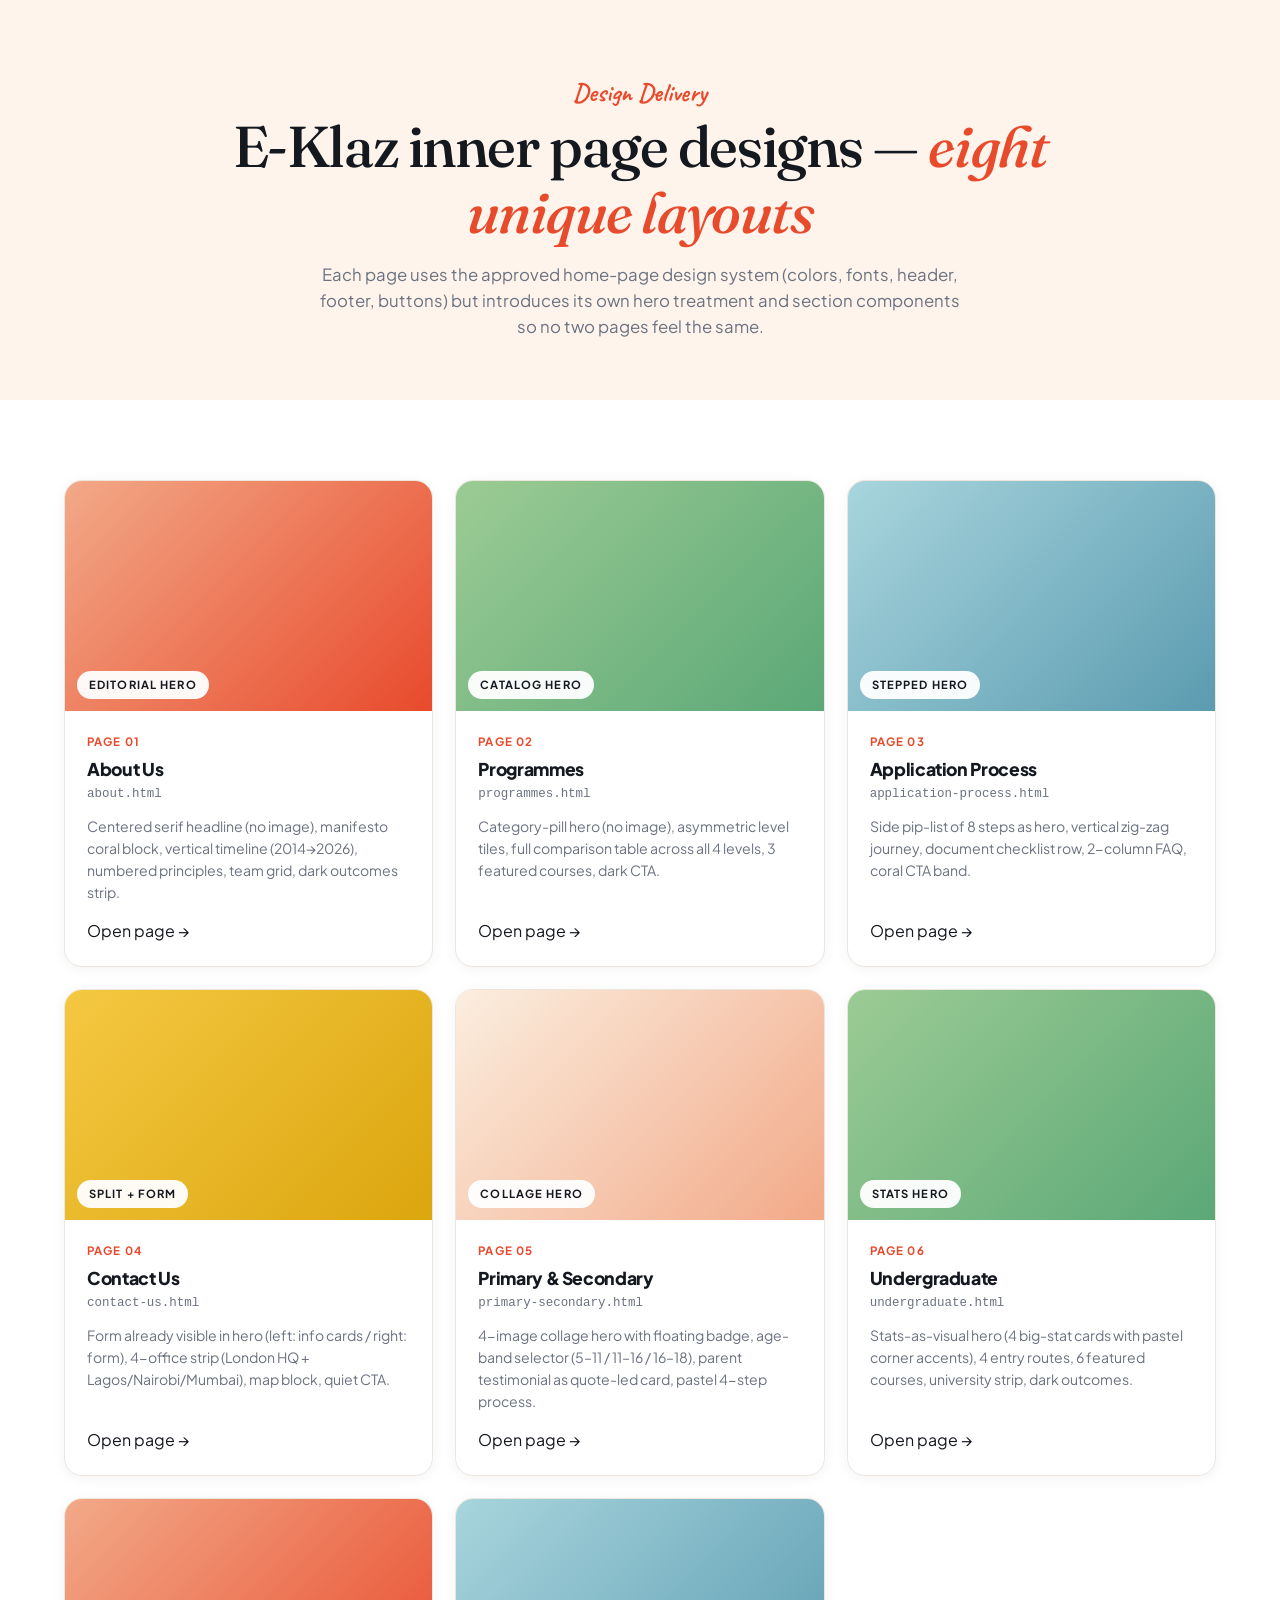
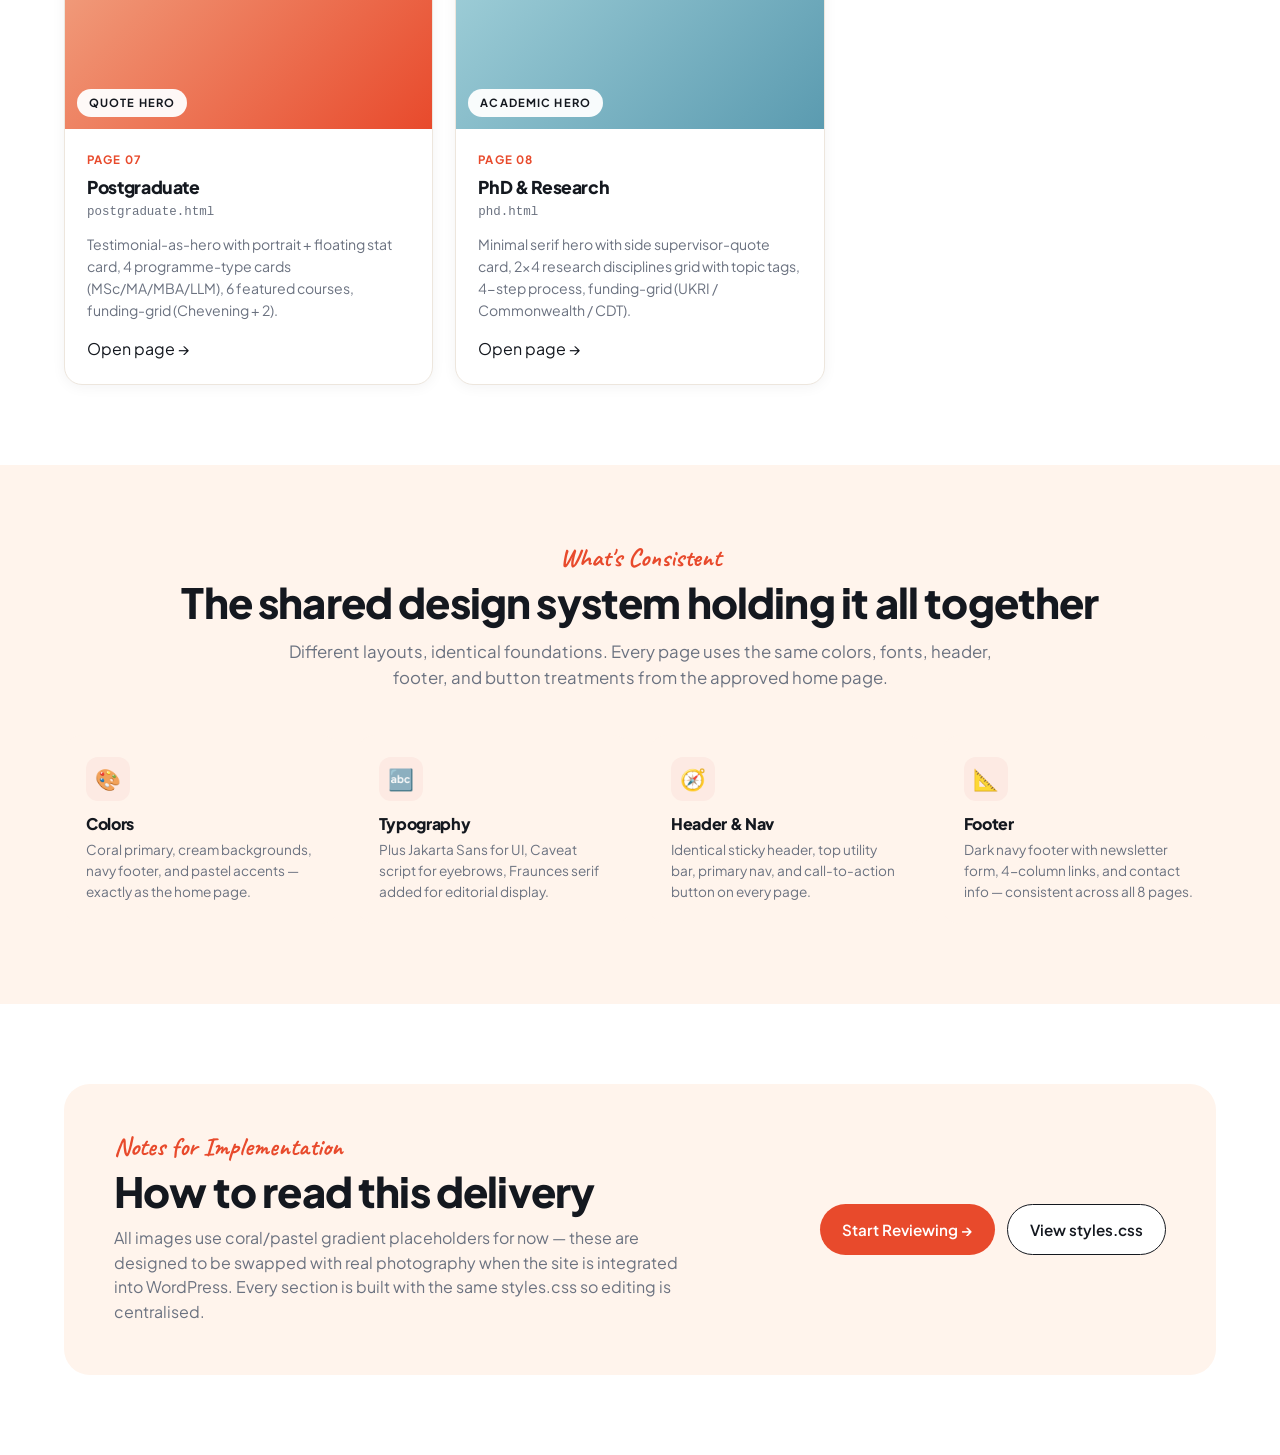
<file: index.html>
<!DOCTYPE html>
<html lang="en">
<head>
<meta charset="UTF-8">
<meta name="viewport" content="width=device-width, initial-scale=1.0">
<title>E-Klaz Inner Page Designs — Overview</title>
<link rel="stylesheet" href="styles.css">
<style>
  .overview-hero { background: var(--cream); padding: 80px 0 60px; text-align: center;}
  .overview-hero h1 { font-family: var(--f-serif); font-weight: 500; font-size: clamp(2.2rem, 4.5vw, 3.6rem); max-width: 820px; margin: 0 auto 16px; letter-spacing: -0.025em;}
  .overview-hero h1 em { color: var(--coral); font-style: italic;}
  .overview-hero p { max-width: 640px; margin: 0 auto; color: var(--muted); font-size: 1.05rem;}
  .preview-grid { display: grid; grid-template-columns: repeat(3, 1fr); gap: 22px;}
  @media (max-width: 900px){ .preview-grid { grid-template-columns: 1fr 1fr;}}
  @media (max-width: 600px){ .preview-grid { grid-template-columns: 1fr;}}
  .preview { background: #fff; border: 1px solid var(--line); border-radius: var(--radius); overflow: hidden; box-shadow: var(--shadow-soft); transition: transform .2s ease, box-shadow .2s ease; display: flex; flex-direction: column;}
  .preview:hover { transform: translateY(-3px); box-shadow: var(--shadow-card);}
  .preview .thumb { aspect-ratio: 16/10; position: relative; overflow: hidden;}
  .preview .thumb .label { position: absolute; bottom: 12px; left: 12px; background: rgba(255,255,255,0.95); padding: 5px 12px; border-radius: 999px; font-size: 0.7rem; font-weight: 700; letter-spacing: 0.1em; color: var(--ink);}
  .preview .body { padding: 22px; flex: 1; display: flex; flex-direction: column;}
  .preview h3 { font-size: 1.1rem; margin-bottom: 6px;}
  .preview .file { font-family: monospace; font-size: 0.78rem; color: var(--muted); margin-bottom: 12px;}
  .preview p { font-size: 0.88rem; color: var(--muted); margin: 0 0 16px; flex: 1;}
  .preview .hero-tag { font-size: 0.72rem; color: var(--coral); font-weight: 700; letter-spacing: 0.1em; margin-bottom: 8px;}
  .preview a.open { display: inline-flex; align-items: center; gap: 8px; color: var(--coral); font-weight: 600; font-size: 0.9rem;}
  .preview a.open .arr { width: 22px; height: 22px; border-radius: 50%; background: var(--coral); color: #fff; display: inline-flex; align-items: center; justify-content: center; font-size: 0.7rem;}
  .stack { display: grid; grid-template-columns: repeat(4, 1fr); gap: 18px; margin-top: 20px;}
  @media (max-width: 800px){ .stack { grid-template-columns: 1fr 1fr;}}
  .stack-item { background: var(--cream); border-radius: var(--radius); padding: 22px;}
  .stack-item .icon { width: 44px; height: 44px; border-radius: 12px; background: var(--coral-soft); display: flex; align-items: center; justify-content: center; font-size: 1.3rem; margin-bottom: 14px;}
  .stack-item h4 { font-size: 1rem; margin-bottom: 6px;}
  .stack-item p { font-size: 0.85rem; color: var(--muted); margin: 0;}
</style>
</head>
<body>

<section class="overview-hero">
  <div class="container">
    <span class="eyebrow">Design Delivery</span>
    <h1>E-Klaz inner page designs — <em>eight unique layouts</em></h1>
    <p>Each page uses the approved home-page design system (colors, fonts, header, footer, buttons) but introduces its own hero treatment and section components so no two pages feel the same.</p>
  </div>
</section>

<section class="section">
  <div class="container">
    <div class="preview-grid">

      <a href="about.html" class="preview" style="text-decoration: none;">
        <div class="thumb img-fallback-1">
          <span class="label">EDITORIAL HERO</span>
        </div>
        <div class="body">
          <div class="hero-tag">PAGE 01</div>
          <h3>About Us</h3>
          <div class="file">about.html</div>
          <p>Centered serif headline (no image), manifesto coral block, vertical timeline (2014→2026), numbered principles, team grid, dark outcomes strip.</p>
          <span class="open">Open page <span class="arr">→</span></span>
        </div>
      </a>

      <a href="programmes.html" class="preview" style="text-decoration: none;">
        <div class="thumb img-fallback-2">
          <span class="label">CATALOG HERO</span>
        </div>
        <div class="body">
          <div class="hero-tag">PAGE 02</div>
          <h3>Programmes</h3>
          <div class="file">programmes.html</div>
          <p>Category-pill hero (no image), asymmetric level tiles, full comparison table across all 4 levels, 3 featured courses, dark CTA.</p>
          <span class="open">Open page <span class="arr">→</span></span>
        </div>
      </a>

      <a href="application-process.html" class="preview" style="text-decoration: none;">
        <div class="thumb img-fallback-3">
          <span class="label">STEPPED HERO</span>
        </div>
        <div class="body">
          <div class="hero-tag">PAGE 03</div>
          <h3>Application Process</h3>
          <div class="file">application-process.html</div>
          <p>Side pip-list of 8 steps as hero, vertical zig-zag journey, document checklist row, 2-column FAQ, coral CTA band.</p>
          <span class="open">Open page <span class="arr">→</span></span>
        </div>
      </a>

      <a href="contact-us.html" class="preview" style="text-decoration: none;">
        <div class="thumb img-fallback-4">
          <span class="label">SPLIT + FORM</span>
        </div>
        <div class="body">
          <div class="hero-tag">PAGE 04</div>
          <h3>Contact Us</h3>
          <div class="file">contact-us.html</div>
          <p>Form already visible in hero (left: info cards / right: form), 4-office strip (London HQ + Lagos/Nairobi/Mumbai), map block, quiet CTA.</p>
          <span class="open">Open page <span class="arr">→</span></span>
        </div>
      </a>

      <a href="primary-secondary.html" class="preview" style="text-decoration: none;">
        <div class="thumb img-fallback-5">
          <span class="label">COLLAGE HERO</span>
        </div>
        <div class="body">
          <div class="hero-tag">PAGE 05</div>
          <h3>Primary & Secondary</h3>
          <div class="file">primary-secondary.html</div>
          <p>4-image collage hero with floating badge, age-band selector (5–11 / 11–16 / 16–18), parent testimonial as quote-led card, pastel 4-step process.</p>
          <span class="open">Open page <span class="arr">→</span></span>
        </div>
      </a>

      <a href="undergraduate.html" class="preview" style="text-decoration: none;">
        <div class="thumb img-fallback-2">
          <span class="label">STATS HERO</span>
        </div>
        <div class="body">
          <div class="hero-tag">PAGE 06</div>
          <h3>Undergraduate</h3>
          <div class="file">undergraduate.html</div>
          <p>Stats-as-visual hero (4 big-stat cards with pastel corner accents), 4 entry routes, 6 featured courses, university strip, dark outcomes.</p>
          <span class="open">Open page <span class="arr">→</span></span>
        </div>
      </a>

      <a href="postgraduate.html" class="preview" style="text-decoration: none;">
        <div class="thumb img-fallback-1">
          <span class="label">QUOTE HERO</span>
        </div>
        <div class="body">
          <div class="hero-tag">PAGE 07</div>
          <h3>Postgraduate</h3>
          <div class="file">postgraduate.html</div>
          <p>Testimonial-as-hero with portrait + floating stat card, 4 programme-type cards (MSc/MA/MBA/LLM), 6 featured courses, funding-grid (Chevening + 2).</p>
          <span class="open">Open page <span class="arr">→</span></span>
        </div>
      </a>

      <a href="phd.html" class="preview" style="text-decoration: none;">
        <div class="thumb img-fallback-3">
          <span class="label">ACADEMIC HERO</span>
        </div>
        <div class="body">
          <div class="hero-tag">PAGE 08</div>
          <h3>PhD & Research</h3>
          <div class="file">phd.html</div>
          <p>Minimal serif hero with side supervisor-quote card, 2×4 research disciplines grid with topic tags, 4-step process, funding-grid (UKRI / Commonwealth / CDT).</p>
          <span class="open">Open page <span class="arr">→</span></span>
        </div>
      </a>

    </div>
  </div>
</section>

<section class="section bg-cream">
  <div class="container">
    <div class="section-head">
      <span class="eyebrow">What's Consistent</span>
      <h2>The shared design system holding it all together</h2>
      <p class="lead tight">Different layouts, identical foundations. Every page uses the same colors, fonts, header, footer, and button treatments from the approved home page.</p>
    </div>
    <div class="stack">
      <div class="stack-item">
        <div class="icon">🎨</div>
        <h4>Colors</h4>
        <p>Coral primary, cream backgrounds, navy footer, and pastel accents — exactly as the home page.</p>
      </div>
      <div class="stack-item">
        <div class="icon">🔤</div>
        <h4>Typography</h4>
        <p>Plus Jakarta Sans for UI, Caveat script for eyebrows, Fraunces serif added for editorial display.</p>
      </div>
      <div class="stack-item">
        <div class="icon">🧭</div>
        <h4>Header & Nav</h4>
        <p>Identical sticky header, top utility bar, primary nav, and call-to-action button on every page.</p>
      </div>
      <div class="stack-item">
        <div class="icon">📐</div>
        <h4>Footer</h4>
        <p>Dark navy footer with newsletter form, 4-column links, and contact info — consistent across all 8 pages.</p>
      </div>
    </div>
  </div>
</section>

<section class="section">
  <div class="container">
    <div class="cta-quiet">
      <div>
        <span class="eyebrow">Notes for Implementation</span>
        <h2>How to read this delivery</h2>
        <p style="margin-top: 8px;">All images use coral/pastel gradient placeholders for now — these are designed to be swapped with real photography when the site is integrated into WordPress. Every section is built with the same styles.css so editing is centralised.</p>
      </div>
      <div class="actions">
        <a href="about.html" class="btn btn-primary">Start Reviewing →</a>
        <a href="styles.css" class="btn btn-outline">View styles.css</a>
      </div>
    </div>
  </div>
</section>

</body>
</html>
</file>
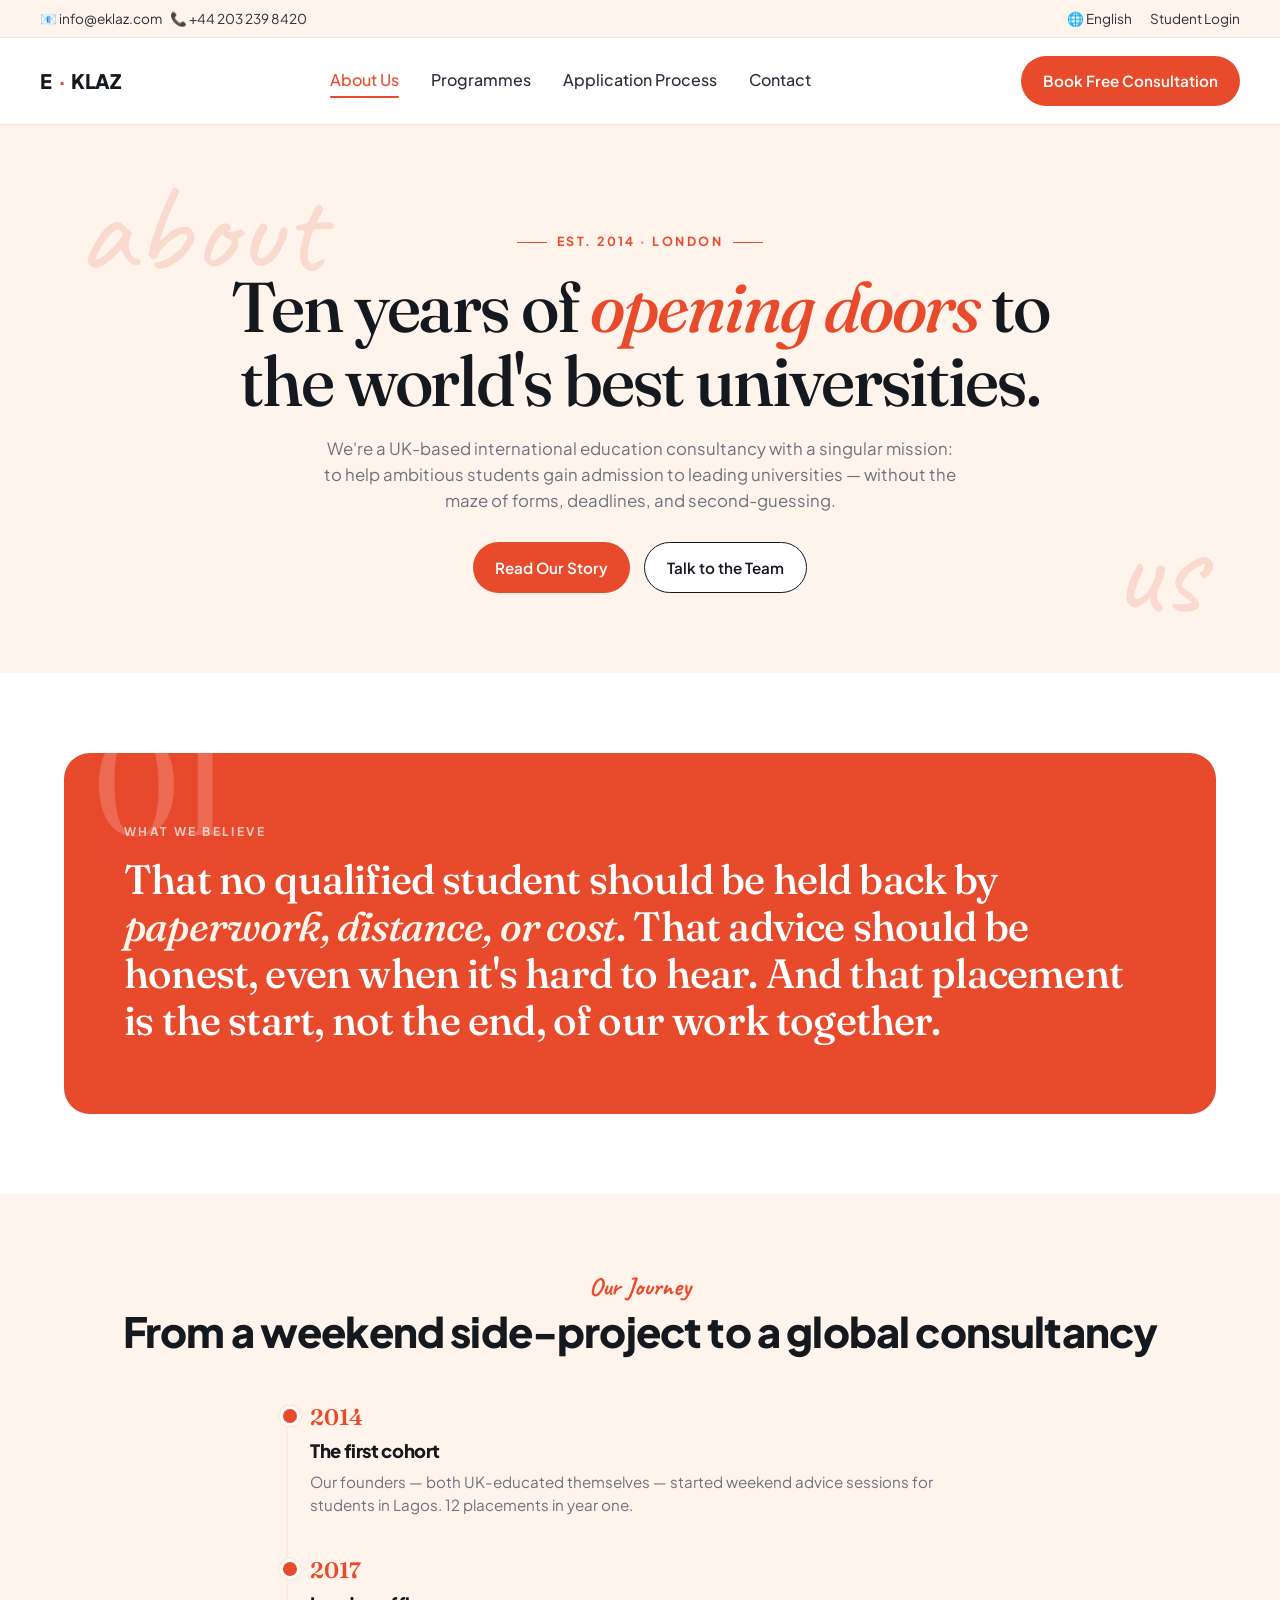
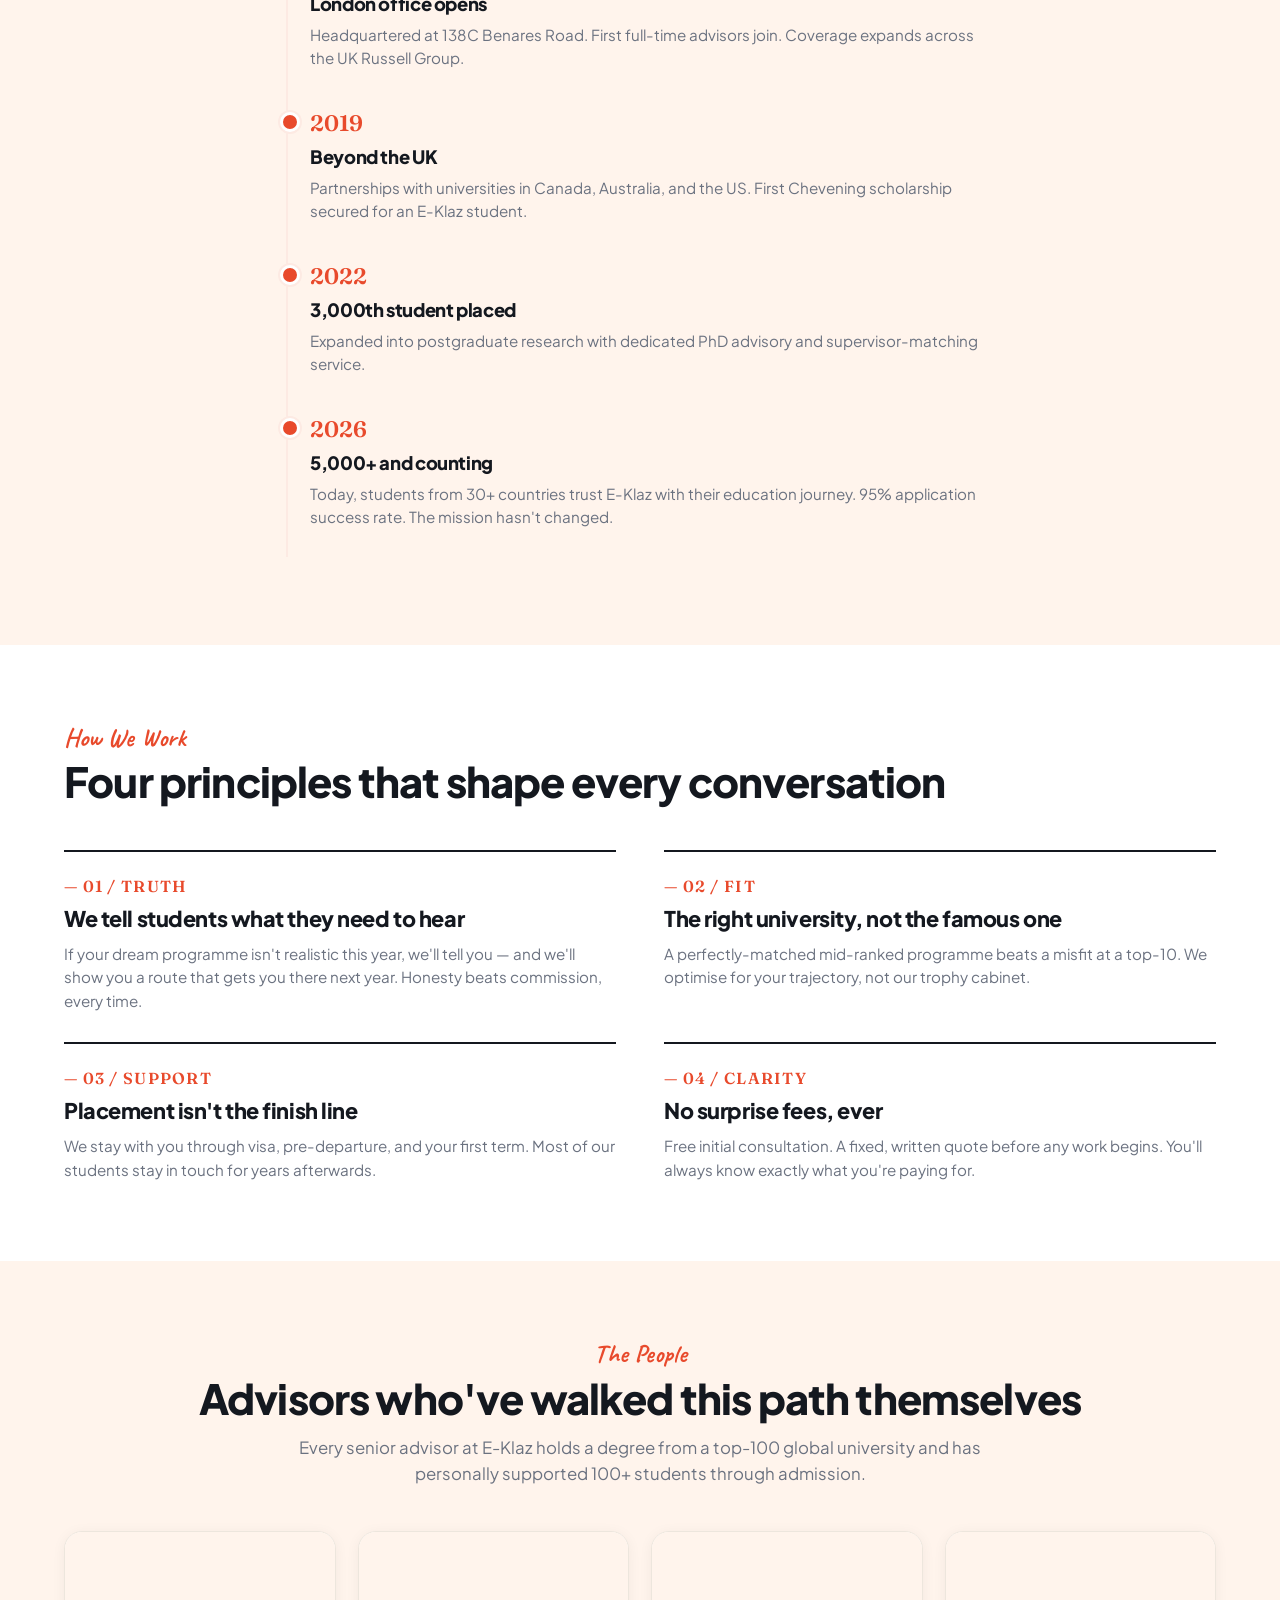
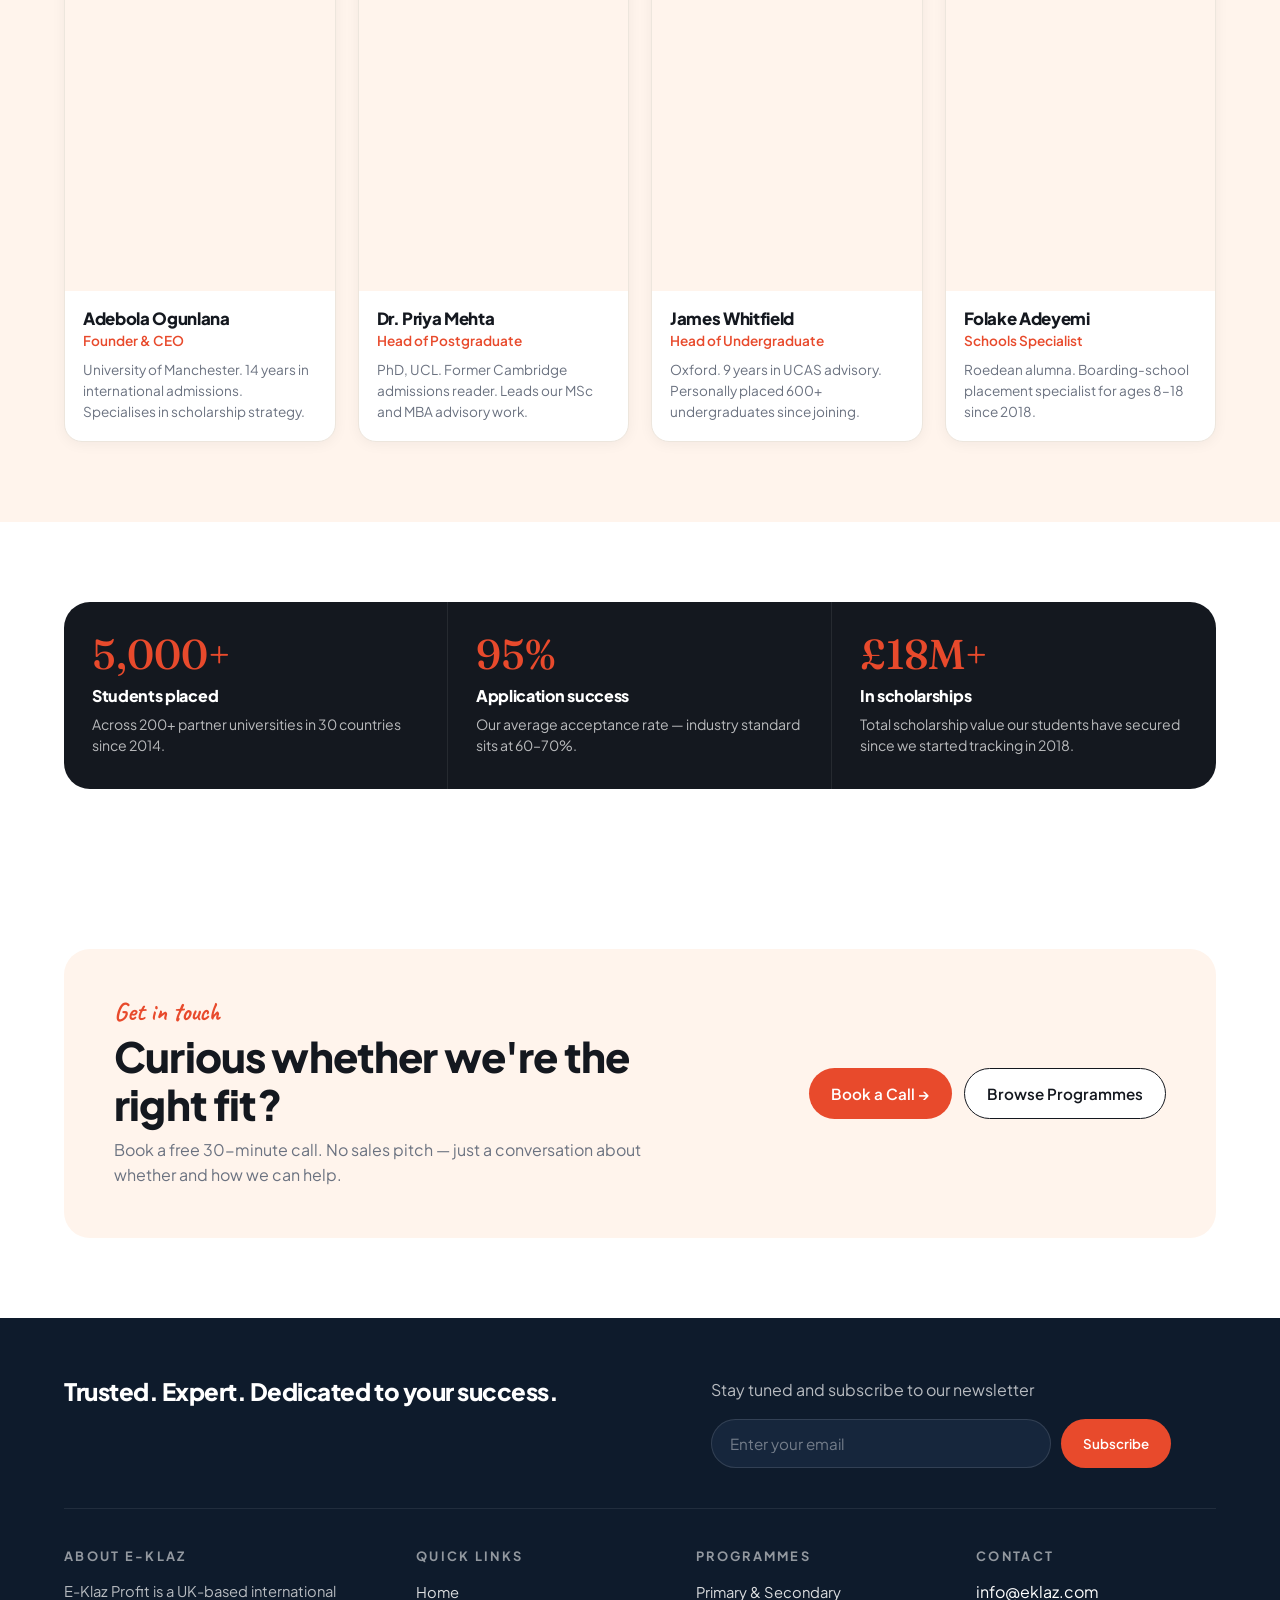
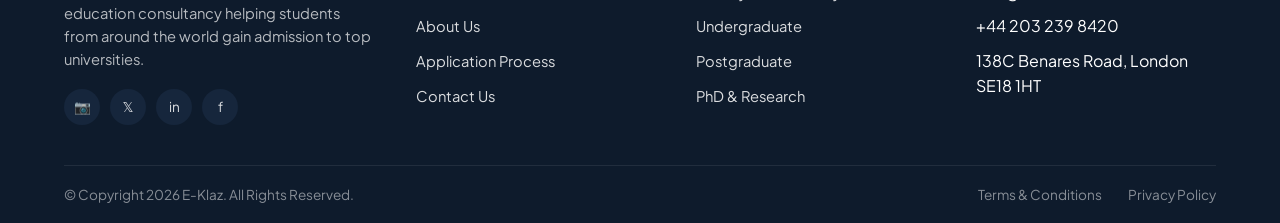
<file: about.html>
<!DOCTYPE html>
<html lang="en">
<head>
<meta charset="UTF-8">
<meta name="viewport" content="width=device-width, initial-scale=1.0">
<title>About Us — E-Klaz</title>
<link rel="stylesheet" href="styles.css">
</head>
<body>

<div class="topbar">
  <div class="container row">
    <div>📧 info@eklaz.com &nbsp;&nbsp; 📞 +44 203 239 8420</div>
    <div class="links"><a href="#">🌐 English</a><a href="#">Student Login</a></div>
  </div>
</div>
<header class="site">
  <div class="container row">
    <a href="index.html" class="logo">E <span class="dot">·</span> KLAZ</a>
    <nav class="primary">
      <ul>
        <li><a href="about.html" class="active">About Us</a></li>
        <li><a href="programmes.html">Programmes</a></li>
        <li><a href="application-process.html">Application Process</a></li>
        <li><a href="contact-us.html">Contact</a></li>
      </ul>
    </nav>
    <div class="nav-actions"><a href="contact-us.html" class="btn btn-primary">Book Free Consultation</a></div>
  </div>
</header>

<!-- HERO: editorial centered with serif display & decorative script -->
<section class="hero-editorial">
  <div class="decoration tl">about</div>
  <div class="decoration br">us</div>
  <div class="container">
    <div class="stamp">EST. 2014 · LONDON</div>
    <h1>Ten years of <em>opening doors</em> to the world's best universities.</h1>
    <p class="lead">We're a UK-based international education consultancy with a singular mission: to help ambitious students gain admission to leading universities — without the maze of forms, deadlines, and second-guessing.</p>
    <div class="actions">
      <a href="#story" class="btn btn-primary">Read Our Story</a>
      <a href="contact-us.html" class="btn btn-outline">Talk to the Team</a>
    </div>
  </div>
</section>

<!-- Manifesto block (different from coral CTA) -->
<section class="section">
  <div class="container">
    <div class="manifesto">
      <span class="num">01</span>
      <div class="label">WHAT WE BELIEVE</div>
      <h2>That no qualified student should be held back by <em>paperwork, distance, or cost</em>. That advice should be honest, even when it's hard to hear. And that placement is the start, not the end, of our work together.</h2>
    </div>
  </div>
</section>

<!-- OUR STORY: vertical timeline (different from feature-row) -->
<section class="section bg-cream" id="story">
  <div class="container">
    <div class="section-head">
      <span class="eyebrow">Our Journey</span>
      <h2>From a weekend side-project to a global consultancy</h2>
    </div>
    <div class="timeline">
      <div class="item">
        <div class="year">2014</div>
        <h4>The first cohort</h4>
        <p>Our founders — both UK-educated themselves — started weekend advice sessions for students in Lagos. 12 placements in year one.</p>
      </div>
      <div class="item">
        <div class="year">2017</div>
        <h4>London office opens</h4>
        <p>Headquartered at 138C Benares Road. First full-time advisors join. Coverage expands across the UK Russell Group.</p>
      </div>
      <div class="item">
        <div class="year">2019</div>
        <h4>Beyond the UK</h4>
        <p>Partnerships with universities in Canada, Australia, and the US. First Chevening scholarship secured for an E-Klaz student.</p>
      </div>
      <div class="item">
        <div class="year">2022</div>
        <h4>3,000th student placed</h4>
        <p>Expanded into postgraduate research with dedicated PhD advisory and supervisor-matching service.</p>
      </div>
      <div class="item">
        <div class="year">2026</div>
        <h4>5,000+ and counting</h4>
        <p>Today, students from 30+ countries trust E-Klaz with their education journey. 95% application success rate. The mission hasn't changed.</p>
      </div>
    </div>
  </div>
</section>

<!-- Principles (numbered hairline list, NOT 3-card grid) -->
<section class="section">
  <div class="container">
    <div class="section-head left">
      <span class="eyebrow">How We Work</span>
      <h2>Four principles that shape every conversation</h2>
    </div>
    <div class="principles">
      <div class="p">
        <div class="n">— 01 / TRUTH</div>
        <h3>We tell students what they need to hear</h3>
        <p>If your dream programme isn't realistic this year, we'll tell you — and we'll show you a route that gets you there next year. Honesty beats commission, every time.</p>
      </div>
      <div class="p">
        <div class="n">— 02 / FIT</div>
        <h3>The right university, not the famous one</h3>
        <p>A perfectly-matched mid-ranked programme beats a misfit at a top-10. We optimise for your trajectory, not our trophy cabinet.</p>
      </div>
      <div class="p">
        <div class="n">— 03 / SUPPORT</div>
        <h3>Placement isn't the finish line</h3>
        <p>We stay with you through visa, pre-departure, and your first term. Most of our students stay in touch for years afterwards.</p>
      </div>
      <div class="p">
        <div class="n">— 04 / CLARITY</div>
        <h3>No surprise fees, ever</h3>
        <p>Free initial consultation. A fixed, written quote before any work begins. You'll always know exactly what you're paying for.</p>
      </div>
    </div>
  </div>
</section>

<!-- Team grid (NEW — not on home page) -->
<section class="section bg-cream">
  <div class="container">
    <div class="section-head">
      <span class="eyebrow">The People</span>
      <h2>Advisors who've walked this path themselves</h2>
      <p class="lead tight">Every senior advisor at E-Klaz holds a degree from a top-100 global university and has personally supported 100+ students through admission.</p>
    </div>
    <div class="team-grid">
      <div class="team-card">
        <div class="ph img-fallback-1"></div>
        <div class="body">
          <h4>Adebola Ogunlana</h4>
          <div class="role">Founder & CEO</div>
          <div class="bio">University of Manchester. 14 years in international admissions. Specialises in scholarship strategy.</div>
        </div>
      </div>
      <div class="team-card">
        <div class="ph img-fallback-2"></div>
        <div class="body">
          <h4>Dr. Priya Mehta</h4>
          <div class="role">Head of Postgraduate</div>
          <div class="bio">PhD, UCL. Former Cambridge admissions reader. Leads our MSc and MBA advisory work.</div>
        </div>
      </div>
      <div class="team-card">
        <div class="ph img-fallback-3"></div>
        <div class="body">
          <h4>James Whitfield</h4>
          <div class="role">Head of Undergraduate</div>
          <div class="bio">Oxford. 9 years in UCAS advisory. Personally placed 600+ undergraduates since joining.</div>
        </div>
      </div>
      <div class="team-card">
        <div class="ph img-fallback-4"></div>
        <div class="body">
          <h4>Folake Adeyemi</h4>
          <div class="role">Schools Specialist</div>
          <div class="bio">Roedean alumna. Boarding-school placement specialist for ages 8–18 since 2018.</div>
        </div>
      </div>
    </div>
  </div>
</section>

<!-- Outcomes strip (dark, replaces home's pastel stat blocks) -->
<section class="section">
  <div class="container">
    <div class="outcomes">
      <div>
        <div class="v">5,000+</div>
        <h4>Students placed</h4>
        <p>Across 200+ partner universities in 30 countries since 2014.</p>
      </div>
      <div>
        <div class="v">95%</div>
        <h4>Application success</h4>
        <p>Our average acceptance rate — industry standard sits at 60–70%.</p>
      </div>
      <div>
        <div class="v">£18M+</div>
        <h4>In scholarships</h4>
        <p>Total scholarship value our students have secured since we started tracking in 2018.</p>
      </div>
    </div>
  </div>
</section>

<!-- Quiet CTA (NOT the coral band — different feel) -->
<section class="section">
  <div class="container">
    <div class="cta-quiet">
      <div>
        <span class="eyebrow">Get in touch</span>
        <h2>Curious whether we're the right fit?</h2>
        <p>Book a free 30-minute call. No sales pitch — just a conversation about whether and how we can help.</p>
      </div>
      <div class="actions">
        <a href="contact-us.html" class="btn btn-primary">Book a Call →</a>
        <a href="programmes.html" class="btn btn-outline">Browse Programmes</a>
      </div>
    </div>
  </div>
</section>

<footer class="site">
  <div class="container">
    <div class="top">
      <div><h3>Trusted. Expert. Dedicated to your success.</h3></div>
      <div>
        <p>Stay tuned and subscribe to our newsletter</p>
        <form class="sub-form" onsubmit="event.preventDefault();">
          <input type="email" placeholder="Enter your email">
          <button type="submit">Subscribe</button>
        </form>
      </div>
    </div>
    <div class="links-row">
      <div>
        <h4>ABOUT E-KLAZ</h4>
        <p style="font-size:0.92rem;">E-Klaz Profit is a UK-based international education consultancy helping students from around the world gain admission to top universities.</p>
        <div class="socials"><a href="#">📷</a><a href="#">𝕏</a><a href="#">in</a><a href="#">f</a></div>
      </div>
      <div>
        <h4>QUICK LINKS</h4>
        <ul>
          <li><a href="index.html">Home</a></li>
          <li><a href="about.html">About Us</a></li>
          <li><a href="application-process.html">Application Process</a></li>
          <li><a href="contact-us.html">Contact Us</a></li>
        </ul>
      </div>
      <div>
        <h4>PROGRAMMES</h4>
        <ul>
          <li><a href="primary-secondary.html">Primary & Secondary</a></li>
          <li><a href="undergraduate.html">Undergraduate</a></li>
          <li><a href="postgraduate.html">Postgraduate</a></li>
          <li><a href="phd.html">PhD & Research</a></li>
        </ul>
      </div>
      <div>
        <h4>CONTACT</h4>
        <ul>
          <li>info@eklaz.com</li>
          <li>+44 203 239 8420</li>
          <li>138C Benares Road, London SE18 1HT</li>
        </ul>
      </div>
    </div>
    <div class="bottom">
      <div>© Copyright 2026 E-Klaz. All Rights Reserved.</div>
      <div class="right"><a href="#">Terms & Conditions</a><a href="#">Privacy Policy</a></div>
    </div>
  </div>
</footer>

</body>
</html>
</file>
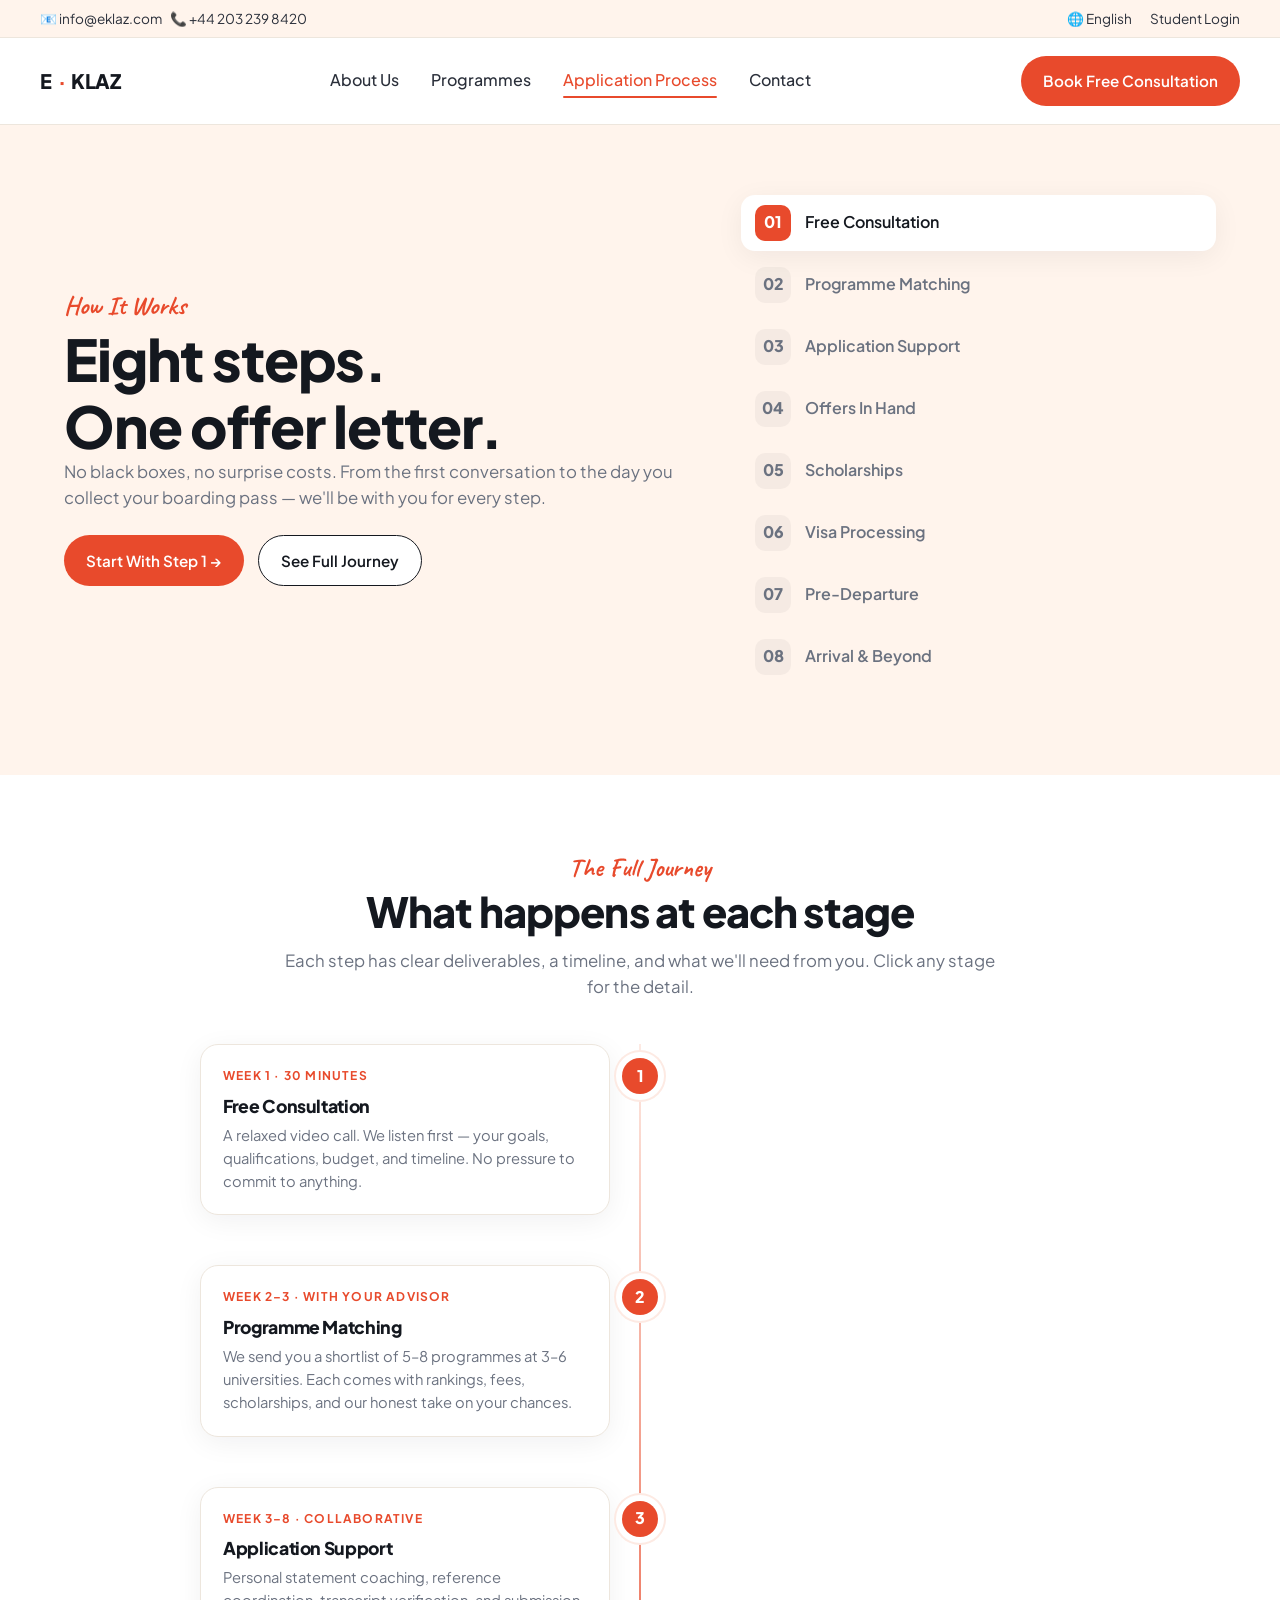
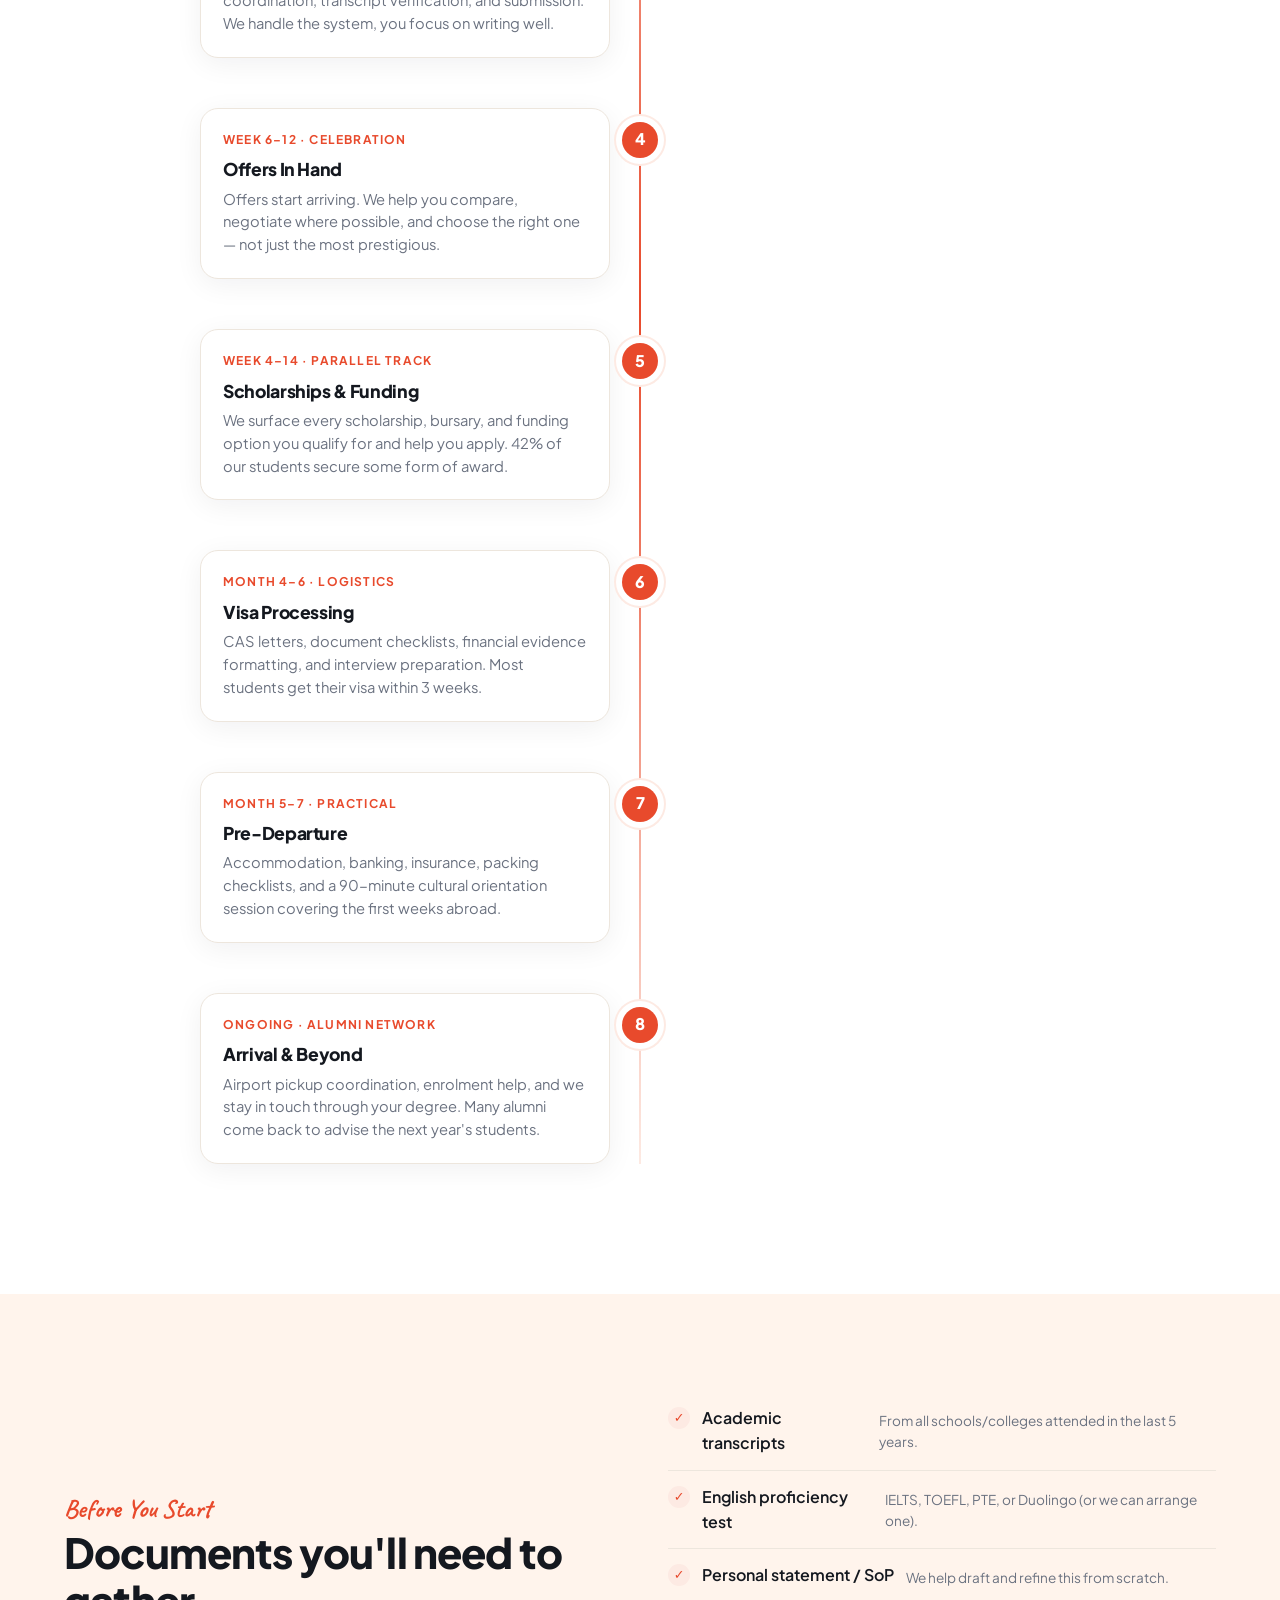
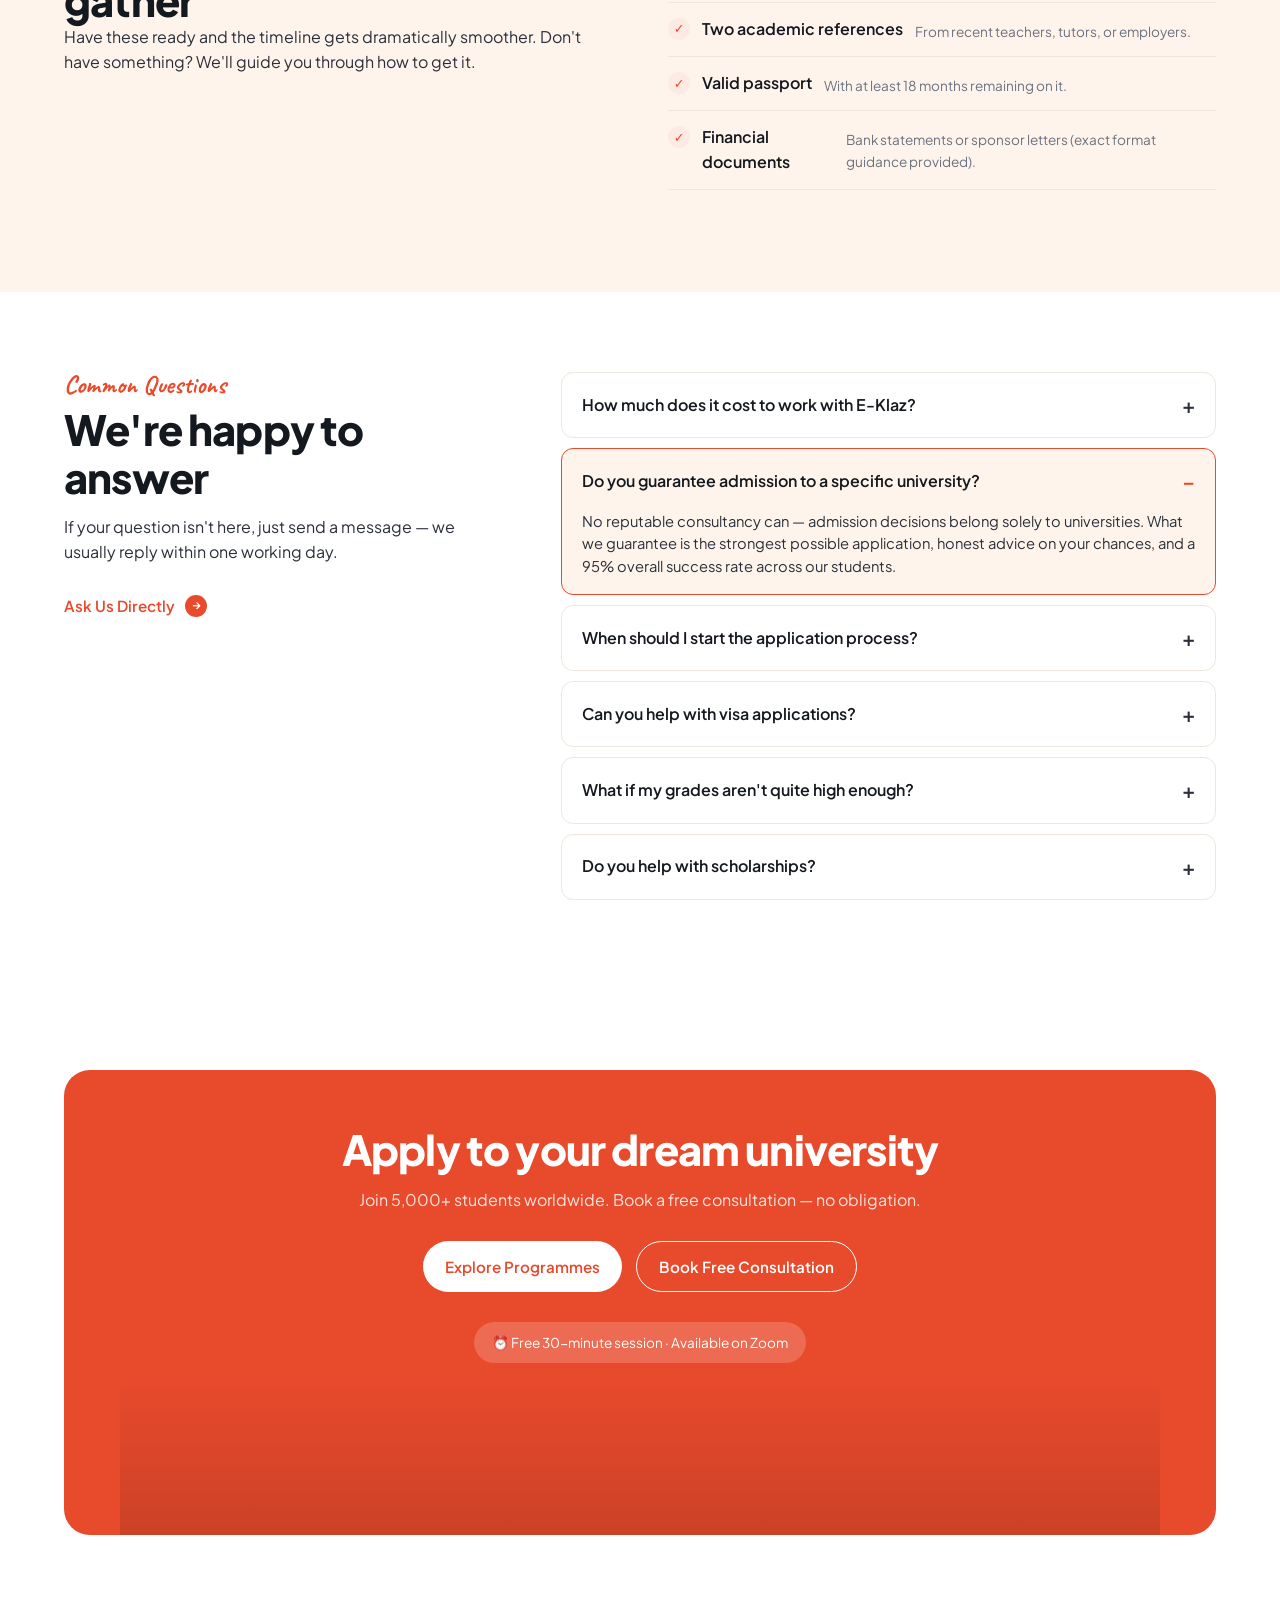
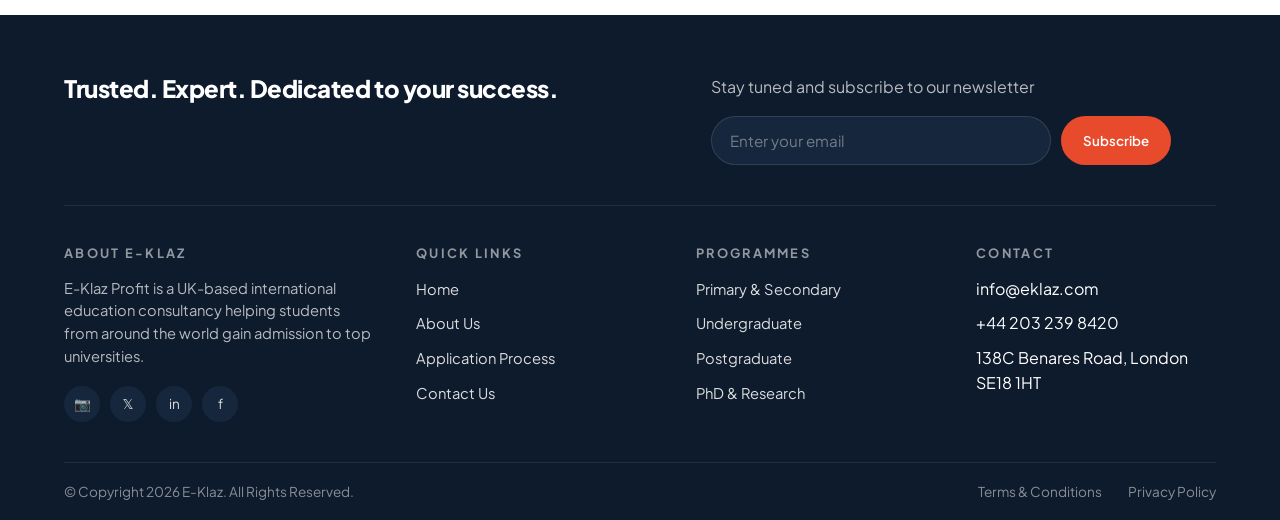
<file: application-process.html>
<!DOCTYPE html>
<html lang="en">
<head>
<meta charset="UTF-8">
<meta name="viewport" content="width=device-width, initial-scale=1.0">
<title>Application Process — E-Klaz</title>
<link rel="stylesheet" href="styles.css">
</head>
<body>

<div class="topbar">
  <div class="container row">
    <div>📧 info@eklaz.com &nbsp;&nbsp; 📞 +44 203 239 8420</div>
    <div class="links"><a href="#">🌐 English</a><a href="#">Student Login</a></div>
  </div>
</div>
<header class="site">
  <div class="container row">
    <a href="index.html" class="logo">E <span class="dot">·</span> KLAZ</a>
    <nav class="primary">
      <ul>
        <li><a href="about.html">About Us</a></li>
        <li><a href="programmes.html">Programmes</a></li>
        <li><a href="application-process.html" class="active">Application Process</a></li>
        <li><a href="contact-us.html">Contact</a></li>
      </ul>
    </nav>
    <div class="nav-actions"><a href="contact-us.html" class="btn btn-primary">Book Free Consultation</a></div>
  </div>
</header>

<!-- HERO: stepped, side-pip nav, no big photo -->
<section class="hero-stepped">
  <div class="container">
    <div class="grid">
      <div>
        <span class="eyebrow">How It Works</span>
        <h1>Eight steps. <br>One offer letter.</h1>
        <p class="lead">No black boxes, no surprise costs. From the first conversation to the day you collect your boarding pass — we'll be with you for every step.</p>
        <div class="actions" style="margin-top: 24px; display:flex; gap:14px; flex-wrap:wrap;">
          <a href="contact-us.html" class="btn btn-primary">Start With Step 1 →</a>
          <a href="#journey" class="btn btn-outline">See Full Journey</a>
        </div>
      </div>
      <div class="num-tower">
        <div class="pip active"><span class="n">01</span> Free Consultation</div>
        <div class="pip"><span class="n">02</span> Programme Matching</div>
        <div class="pip"><span class="n">03</span> Application Support</div>
        <div class="pip"><span class="n">04</span> Offers In Hand</div>
        <div class="pip"><span class="n">05</span> Scholarships</div>
        <div class="pip"><span class="n">06</span> Visa Processing</div>
        <div class="pip"><span class="n">07</span> Pre-Departure</div>
        <div class="pip"><span class="n">08</span> Arrival & Beyond</div>
      </div>
    </div>
  </div>
</section>

<!-- VERTICAL JOURNEY (alternating zigzag) — completely different from home page step grid -->
<section class="section" id="journey">
  <div class="container">
    <div class="section-head">
      <span class="eyebrow">The Full Journey</span>
      <h2>What happens at each stage</h2>
      <p class="lead tight">Each step has clear deliverables, a timeline, and what we'll need from you. Click any stage for the detail.</p>
    </div>
    <div class="journey">
      <div class="stage">
        <div class="card-stage">
          <div class="meta">WEEK 1 · 30 MINUTES</div>
          <h4>Free Consultation</h4>
          <p>A relaxed video call. We listen first — your goals, qualifications, budget, and timeline. No pressure to commit to anything.</p>
        </div>
        <div class="dot">1</div>
        <div class="empty"></div>
      </div>
      <div class="stage">
        <div class="empty"></div>
        <div class="dot">2</div>
        <div class="card-stage">
          <div class="meta">WEEK 2–3 · WITH YOUR ADVISOR</div>
          <h4>Programme Matching</h4>
          <p>We send you a shortlist of 5–8 programmes at 3–6 universities. Each comes with rankings, fees, scholarships, and our honest take on your chances.</p>
        </div>
      </div>
      <div class="stage">
        <div class="card-stage">
          <div class="meta">WEEK 3–8 · COLLABORATIVE</div>
          <h4>Application Support</h4>
          <p>Personal statement coaching, reference coordination, transcript verification, and submission. We handle the system, you focus on writing well.</p>
        </div>
        <div class="dot">3</div>
        <div class="empty"></div>
      </div>
      <div class="stage">
        <div class="empty"></div>
        <div class="dot">4</div>
        <div class="card-stage">
          <div class="meta">WEEK 6–12 · CELEBRATION</div>
          <h4>Offers In Hand</h4>
          <p>Offers start arriving. We help you compare, negotiate where possible, and choose the right one — not just the most prestigious.</p>
        </div>
      </div>
      <div class="stage">
        <div class="card-stage">
          <div class="meta">WEEK 4–14 · PARALLEL TRACK</div>
          <h4>Scholarships & Funding</h4>
          <p>We surface every scholarship, bursary, and funding option you qualify for and help you apply. 42% of our students secure some form of award.</p>
        </div>
        <div class="dot">5</div>
        <div class="empty"></div>
      </div>
      <div class="stage">
        <div class="empty"></div>
        <div class="dot">6</div>
        <div class="card-stage">
          <div class="meta">MONTH 4–6 · LOGISTICS</div>
          <h4>Visa Processing</h4>
          <p>CAS letters, document checklists, financial evidence formatting, and interview preparation. Most students get their visa within 3 weeks.</p>
        </div>
      </div>
      <div class="stage">
        <div class="card-stage">
          <div class="meta">MONTH 5–7 · PRACTICAL</div>
          <h4>Pre-Departure</h4>
          <p>Accommodation, banking, insurance, packing checklists, and a 90-minute cultural orientation session covering the first weeks abroad.</p>
        </div>
        <div class="dot">7</div>
        <div class="empty"></div>
      </div>
      <div class="stage">
        <div class="empty"></div>
        <div class="dot">8</div>
        <div class="card-stage">
          <div class="meta">ONGOING · ALUMNI NETWORK</div>
          <h4>Arrival & Beyond</h4>
          <p>Airport pickup coordination, enrolment help, and we stay in touch through your degree. Many alumni come back to advise the next year's students.</p>
        </div>
      </div>
    </div>
  </div>
</section>

<!-- CHECKLIST: What you'll need (using feature-row with checklist on left, list on right) -->
<section class="section bg-cream">
  <div class="container">
    <div class="feature-row">
      <div>
        <span class="eyebrow">Before You Start</span>
        <h2>Documents you'll need to gather</h2>
        <p>Have these ready and the timeline gets dramatically smoother. Don't have something? We'll guide you through how to get it.</p>
      </div>
      <ul class="checklist">
        <li>Academic transcripts <span class="sub">From all schools/colleges attended in the last 5 years.</span></li>
        <li>English proficiency test <span class="sub">IELTS, TOEFL, PTE, or Duolingo (or we can arrange one).</span></li>
        <li>Personal statement / SoP <span class="sub">We help draft and refine this from scratch.</span></li>
        <li>Two academic references <span class="sub">From recent teachers, tutors, or employers.</span></li>
        <li>Valid passport <span class="sub">With at least 18 months remaining on it.</span></li>
        <li>Financial documents <span class="sub">Bank statements or sponsor letters (exact format guidance provided).</span></li>
      </ul>
    </div>
  </div>
</section>

<!-- FAQ — 2-column layout (different from home's 2x3 grid) -->
<section class="section">
  <div class="container">
    <div class="faq-2col faq">
      <div class="side">
        <span class="eyebrow">Common Questions</span>
        <h2>We're happy to answer</h2>
        <p>If your question isn't here, just send a message — we usually reply within one working day.</p>
        <a href="contact-us.html" class="btn btn-ghost">Ask Us Directly <span class="arr">→</span></a>
      </div>
      <div>
        <details>
          <summary>How much does it cost to work with E-Klaz?</summary>
          <div class="a">The initial consultation is free. Our service fee depends on the level of support you need — full end-to-end or specific stages. You'll get a clear, fixed quote before any work begins.</div>
        </details>
        <details open>
          <summary>Do you guarantee admission to a specific university?</summary>
          <div class="a">No reputable consultancy can — admission decisions belong solely to universities. What we guarantee is the strongest possible application, honest advice on your chances, and a 95% overall success rate across our students.</div>
        </details>
        <details>
          <summary>When should I start the application process?</summary>
          <div class="a">For UK September intakes, ideally 9–12 months ahead. For January intakes, 6 months ahead. Earlier is always better for scholarship access.</div>
        </details>
        <details>
          <summary>Can you help with visa applications?</summary>
          <div class="a">Yes — visa support is included in our full-service package. We provide checklists, CAS guidance, financial evidence formatting, and interview prep.</div>
        </details>
        <details>
          <summary>What if my grades aren't quite high enough?</summary>
          <div class="a">We have foundation and pathway programmes designed for exactly this situation — they're a legitimate route into top universities.</div>
        </details>
        <details>
          <summary>Do you help with scholarships?</summary>
          <div class="a">Always. We maintain an active database of country-specific, subject-specific, and merit-based scholarships, and help you apply to every one you qualify for.</div>
        </details>
      </div>
    </div>
  </div>
</section>

<!-- CORAL CTA BAND (re-use home pattern here — it IS the apply-to-dream-uni moment) -->
<section class="section">
  <div class="container">
    <div class="cta-band">
      <h2>Apply to your dream university</h2>
      <p>Join 5,000+ students worldwide. Book a free consultation — no obligation.</p>
      <div class="actions">
        <a href="programmes.html" class="btn btn-primary">Explore Programmes</a>
        <a href="contact-us.html" class="btn btn-outline">Book Free Consultation</a>
      </div>
      <span class="pill">⏰ Free 30-minute session · Available on Zoom</span>
      <div class="people img-fallback-1"></div>
    </div>
  </div>
</section>

<footer class="site">
  <div class="container">
    <div class="top">
      <div><h3>Trusted. Expert. Dedicated to your success.</h3></div>
      <div>
        <p>Stay tuned and subscribe to our newsletter</p>
        <form class="sub-form" onsubmit="event.preventDefault();">
          <input type="email" placeholder="Enter your email">
          <button type="submit">Subscribe</button>
        </form>
      </div>
    </div>
    <div class="links-row">
      <div>
        <h4>ABOUT E-KLAZ</h4>
        <p style="font-size:0.92rem;">E-Klaz Profit is a UK-based international education consultancy helping students from around the world gain admission to top universities.</p>
        <div class="socials"><a href="#">📷</a><a href="#">𝕏</a><a href="#">in</a><a href="#">f</a></div>
      </div>
      <div>
        <h4>QUICK LINKS</h4>
        <ul>
          <li><a href="index.html">Home</a></li>
          <li><a href="about.html">About Us</a></li>
          <li><a href="application-process.html">Application Process</a></li>
          <li><a href="contact-us.html">Contact Us</a></li>
        </ul>
      </div>
      <div>
        <h4>PROGRAMMES</h4>
        <ul>
          <li><a href="primary-secondary.html">Primary & Secondary</a></li>
          <li><a href="undergraduate.html">Undergraduate</a></li>
          <li><a href="postgraduate.html">Postgraduate</a></li>
          <li><a href="phd.html">PhD & Research</a></li>
        </ul>
      </div>
      <div>
        <h4>CONTACT</h4>
        <ul>
          <li>info@eklaz.com</li>
          <li>+44 203 239 8420</li>
          <li>138C Benares Road, London SE18 1HT</li>
        </ul>
      </div>
    </div>
    <div class="bottom">
      <div>© Copyright 2026 E-Klaz. All Rights Reserved.</div>
      <div class="right"><a href="#">Terms & Conditions</a><a href="#">Privacy Policy</a></div>
    </div>
  </div>
</footer>

</body>
</html>
</file>
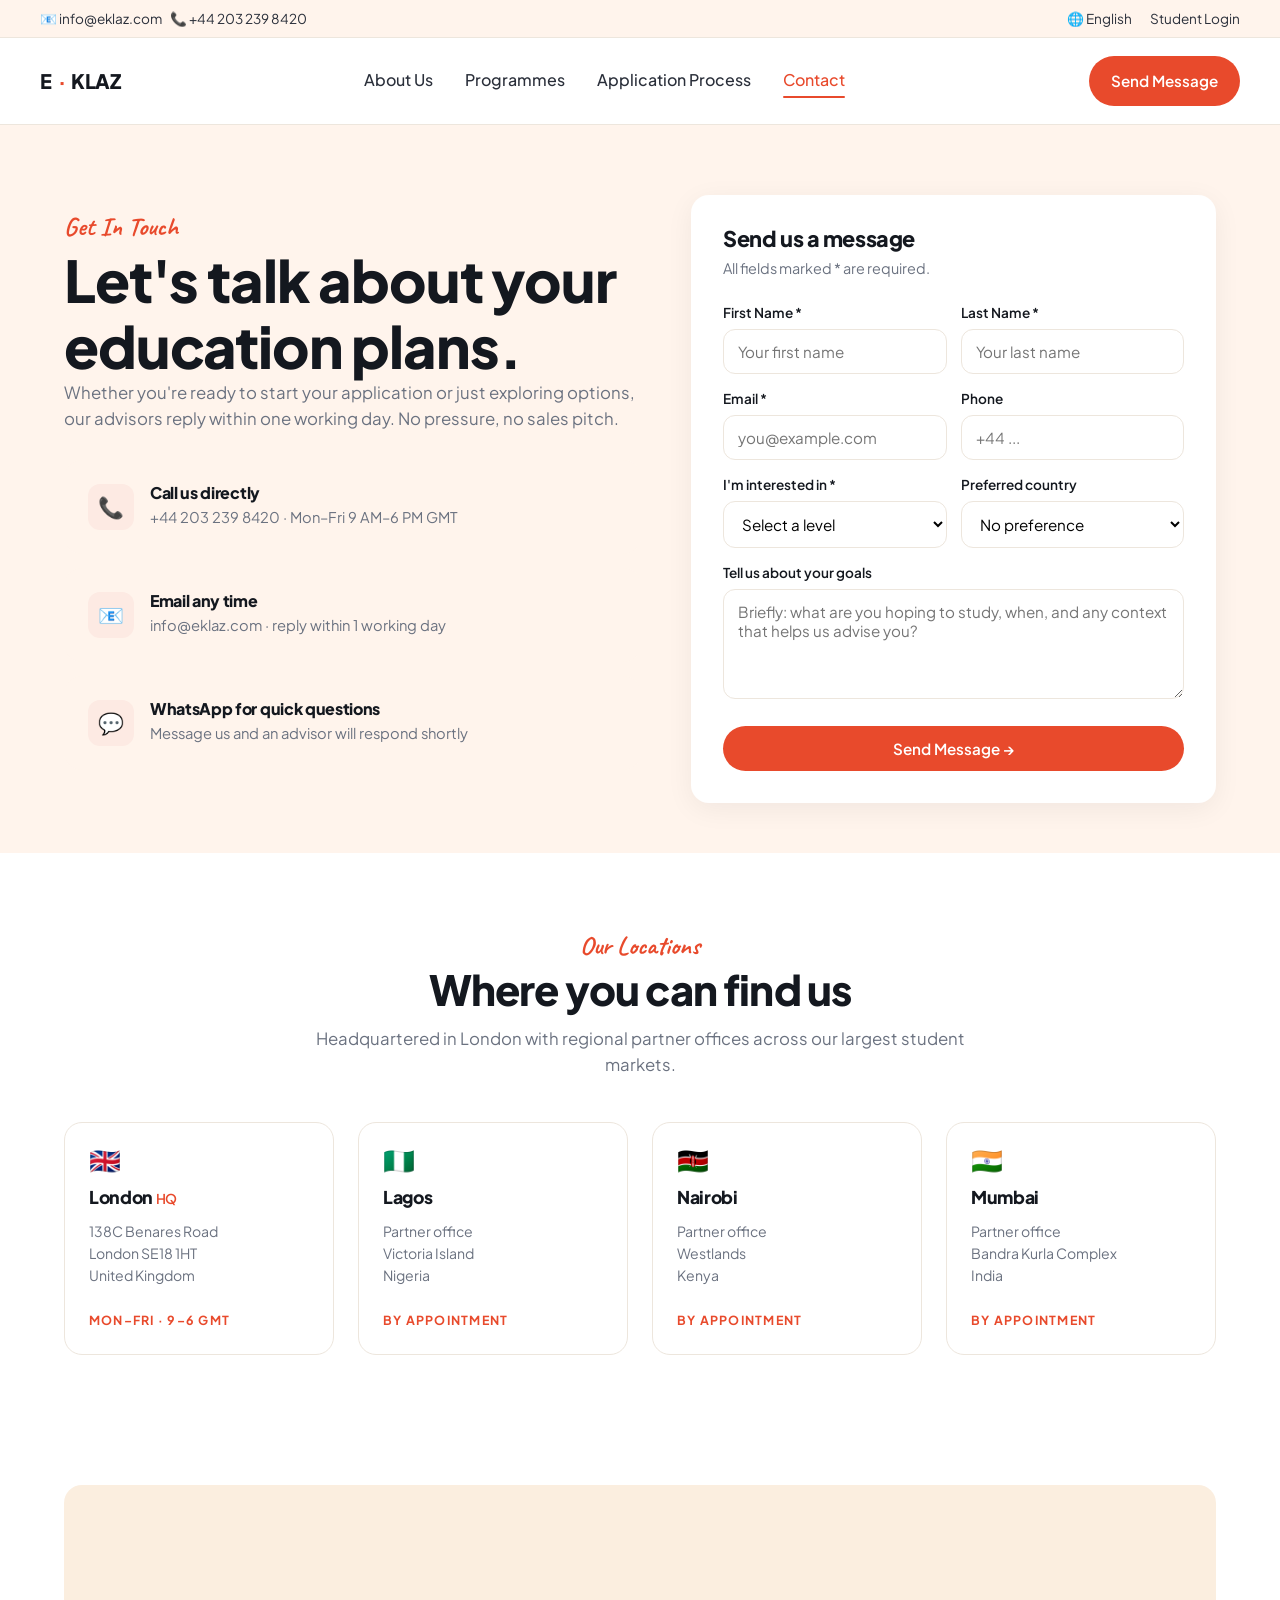
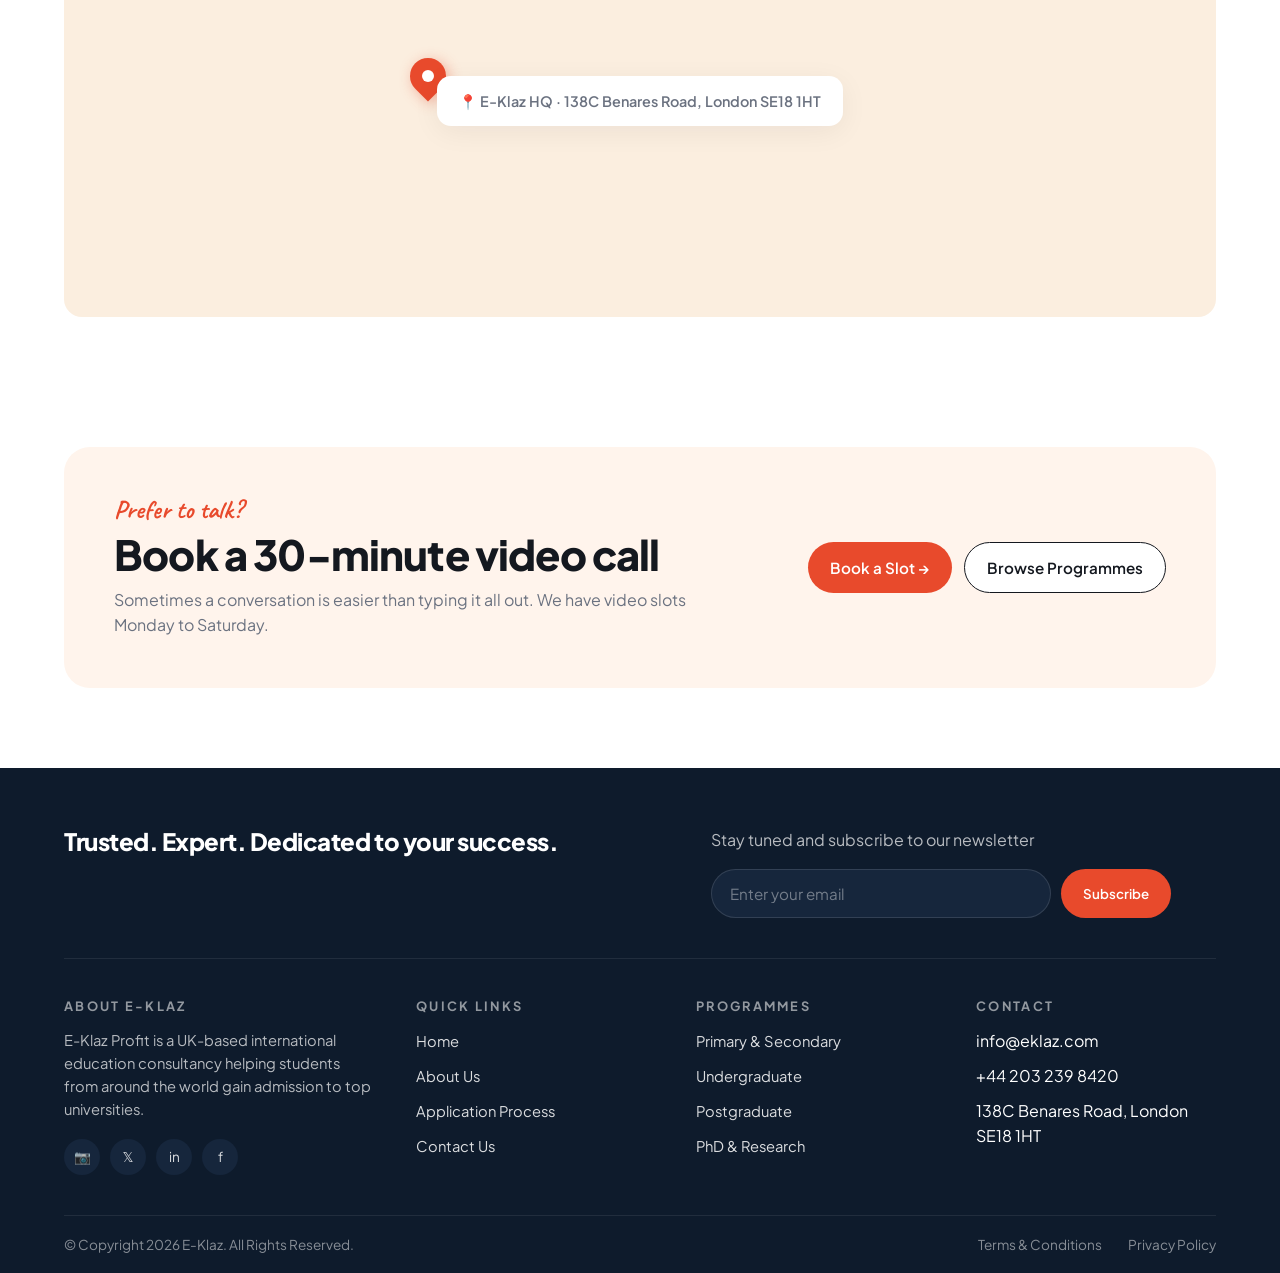
<file: contact-us.html>
<!DOCTYPE html>
<html lang="en">
<head>
<meta charset="UTF-8">
<meta name="viewport" content="width=device-width, initial-scale=1.0">
<title>Contact Us — E-Klaz</title>
<link rel="stylesheet" href="styles.css">
<style>
  .info-card { background: var(--cream); border-radius: var(--radius); padding: 24px; display:flex; gap:16px; align-items:flex-start; margin-bottom: 14px;}
  .info-card .ic { width: 46px; height: 46px; border-radius: 12px; background: var(--coral-soft); display:flex; align-items:center; justify-content:center; font-size:1.3rem; flex-shrink:0;}
  .info-card h4 { font-size:1rem; margin-bottom: 4px;}
  .info-card p { font-size:0.92rem; color: var(--muted); margin:0;}
  .map-block { background: var(--cream-2); border-radius: var(--radius); aspect-ratio: 16/6; display:flex; align-items:center; justify-content:center; color: var(--muted); position:relative; overflow:hidden;}
  .map-pin { position:absolute; top: 40%; left: 30%; width: 36px; height: 36px; border-radius: 50% 50% 50% 0; background: var(--coral); transform: rotate(-45deg); box-shadow: 0 4px 14px rgba(232,74,44,.4);}
  .map-pin::after { content:""; width: 12px; height:12px; background:#fff; border-radius:50%; position:absolute; top: 12px; left: 12px;}
  .office-card { background: #fff; border: 1px solid var(--line); border-radius: var(--radius); padding: 24px; display:flex; flex-direction:column; gap: 8px;}
  .office-card .flag { font-size: 1.6rem; line-height: 1;}
  .office-card h4 { font-size: 1.1rem; margin: 6px 0;}
  .office-card .addr { font-size: 0.88rem; color: var(--muted);}
  .office-card .meta { font-size: 0.78rem; color: var(--coral); letter-spacing: 0.1em; font-weight: 700; text-transform: uppercase; margin-top: auto; padding-top: 16px;}
</style>
</head>
<body>

<div class="topbar">
  <div class="container row">
    <div>📧 info@eklaz.com &nbsp;&nbsp; 📞 +44 203 239 8420</div>
    <div class="links"><a href="#">🌐 English</a><a href="#">Student Login</a></div>
  </div>
</div>
<header class="site">
  <div class="container row">
    <a href="index.html" class="logo">E <span class="dot">·</span> KLAZ</a>
    <nav class="primary">
      <ul>
        <li><a href="about.html">About Us</a></li>
        <li><a href="programmes.html">Programmes</a></li>
        <li><a href="application-process.html">Application Process</a></li>
        <li><a href="contact-us.html" class="active">Contact</a></li>
      </ul>
    </nav>
    <div class="nav-actions"><a href="#form" class="btn btn-primary">Send Message</a></div>
  </div>
</header>

<!-- HERO: split with form ALREADY visible (no separate hero+form sections) -->
<section class="hero-split">
  <div class="container">
    <div class="grid">
      <div>
        <span class="eyebrow">Get In Touch</span>
        <h1>Let's talk about your <br>education plans.</h1>
        <p class="lead" style="margin-bottom: 28px;">Whether you're ready to start your application or just exploring options, our advisors reply within one working day. No pressure, no sales pitch.</p>
        <div class="info-card">
          <div class="ic">📞</div>
          <div>
            <h4>Call us directly</h4>
            <p>+44 203 239 8420 · Mon–Fri 9 AM–6 PM GMT</p>
          </div>
        </div>
        <div class="info-card">
          <div class="ic">📧</div>
          <div>
            <h4>Email any time</h4>
            <p>info@eklaz.com · reply within 1 working day</p>
          </div>
        </div>
        <div class="info-card">
          <div class="ic">💬</div>
          <div>
            <h4>WhatsApp for quick questions</h4>
            <p>Message us and an advisor will respond shortly</p>
          </div>
        </div>
      </div>
      <form class="form" id="form" onsubmit="event.preventDefault(); alert('Thanks! We will be in touch within one working day.');">
        <h3 style="margin-bottom: 6px;">Send us a message</h3>
        <p style="font-size: 0.9rem; color: var(--muted); margin-bottom: 22px;">All fields marked * are required.</p>
        <div class="form-row">
          <div>
            <label>First Name *</label>
            <input type="text" required placeholder="Your first name">
          </div>
          <div>
            <label>Last Name *</label>
            <input type="text" required placeholder="Your last name">
          </div>
        </div>
        <div class="form-row">
          <div>
            <label>Email *</label>
            <input type="email" required placeholder="you@example.com">
          </div>
          <div>
            <label>Phone</label>
            <input type="tel" placeholder="+44 ...">
          </div>
        </div>
        <div class="form-row">
          <div>
            <label>I'm interested in *</label>
            <select required>
              <option value="">Select a level</option>
              <option>Primary & Secondary</option>
              <option>Undergraduate</option>
              <option>Postgraduate</option>
              <option>PhD & Research</option>
              <option>Not sure yet</option>
            </select>
          </div>
          <div>
            <label>Preferred country</label>
            <select>
              <option value="">No preference</option>
              <option>United Kingdom</option>
              <option>United States</option>
              <option>Canada</option>
              <option>Australia</option>
              <option>Other</option>
            </select>
          </div>
        </div>
        <div style="margin-bottom: 20px;">
          <label>Tell us about your goals</label>
          <textarea placeholder="Briefly: what are you hoping to study, when, and any context that helps us advise you?"></textarea>
        </div>
        <button type="submit" class="btn btn-primary" style="width:100%; justify-content:center;">Send Message →</button>
      </form>
    </div>
  </div>
</section>

<!-- OFFICES STRIP (NEW — not used elsewhere) -->
<section class="section">
  <div class="container">
    <div class="section-head">
      <span class="eyebrow">Our Locations</span>
      <h2>Where you can find us</h2>
      <p class="lead tight">Headquartered in London with regional partner offices across our largest student markets.</p>
    </div>
    <div class="grid-4">
      <div class="office-card">
        <div class="flag">🇬🇧</div>
        <h4>London <span style="color: var(--coral); font-size: 0.85rem; font-weight: 600;">HQ</span></h4>
        <div class="addr">138C Benares Road<br>London SE18 1HT<br>United Kingdom</div>
        <div class="meta">Mon–Fri · 9–6 GMT</div>
      </div>
      <div class="office-card">
        <div class="flag">🇳🇬</div>
        <h4>Lagos</h4>
        <div class="addr">Partner office<br>Victoria Island<br>Nigeria</div>
        <div class="meta">By appointment</div>
      </div>
      <div class="office-card">
        <div class="flag">🇰🇪</div>
        <h4>Nairobi</h4>
        <div class="addr">Partner office<br>Westlands<br>Kenya</div>
        <div class="meta">By appointment</div>
      </div>
      <div class="office-card">
        <div class="flag">🇮🇳</div>
        <h4>Mumbai</h4>
        <div class="addr">Partner office<br>Bandra Kurla Complex<br>India</div>
        <div class="meta">By appointment</div>
      </div>
    </div>
  </div>
</section>

<!-- MAP block -->
<section class="section-sm">
  <div class="container">
    <div class="map-block">
      <div class="map-pin"></div>
      <div style="position:relative; z-index:2; background:#fff; padding: 14px 22px; border-radius: 14px; box-shadow: var(--shadow-card); font-weight:600; font-size:0.9rem;">
        📍 E-Klaz HQ · 138C Benares Road, London SE18 1HT
      </div>
    </div>
  </div>
</section>

<!-- Quiet CTA — different feel from coral band -->
<section class="section">
  <div class="container">
    <div class="cta-quiet">
      <div>
        <span class="eyebrow">Prefer to talk?</span>
        <h2>Book a 30-minute video call</h2>
        <p>Sometimes a conversation is easier than typing it all out. We have video slots Monday to Saturday.</p>
      </div>
      <div class="actions">
        <a href="#form" class="btn btn-primary">Book a Slot →</a>
        <a href="programmes.html" class="btn btn-outline">Browse Programmes</a>
      </div>
    </div>
  </div>
</section>

<footer class="site">
  <div class="container">
    <div class="top">
      <div><h3>Trusted. Expert. Dedicated to your success.</h3></div>
      <div>
        <p>Stay tuned and subscribe to our newsletter</p>
        <form class="sub-form" onsubmit="event.preventDefault();">
          <input type="email" placeholder="Enter your email">
          <button type="submit">Subscribe</button>
        </form>
      </div>
    </div>
    <div class="links-row">
      <div>
        <h4>ABOUT E-KLAZ</h4>
        <p style="font-size:0.92rem;">E-Klaz Profit is a UK-based international education consultancy helping students from around the world gain admission to top universities.</p>
        <div class="socials"><a href="#">📷</a><a href="#">𝕏</a><a href="#">in</a><a href="#">f</a></div>
      </div>
      <div>
        <h4>QUICK LINKS</h4>
        <ul>
          <li><a href="index.html">Home</a></li>
          <li><a href="about.html">About Us</a></li>
          <li><a href="application-process.html">Application Process</a></li>
          <li><a href="contact-us.html">Contact Us</a></li>
        </ul>
      </div>
      <div>
        <h4>PROGRAMMES</h4>
        <ul>
          <li><a href="primary-secondary.html">Primary & Secondary</a></li>
          <li><a href="undergraduate.html">Undergraduate</a></li>
          <li><a href="postgraduate.html">Postgraduate</a></li>
          <li><a href="phd.html">PhD & Research</a></li>
        </ul>
      </div>
      <div>
        <h4>CONTACT</h4>
        <ul>
          <li>info@eklaz.com</li>
          <li>+44 203 239 8420</li>
          <li>138C Benares Road, London SE18 1HT</li>
        </ul>
      </div>
    </div>
    <div class="bottom">
      <div>© Copyright 2026 E-Klaz. All Rights Reserved.</div>
      <div class="right"><a href="#">Terms & Conditions</a><a href="#">Privacy Policy</a></div>
    </div>
  </div>
</footer>

</body>
</html>
</file>
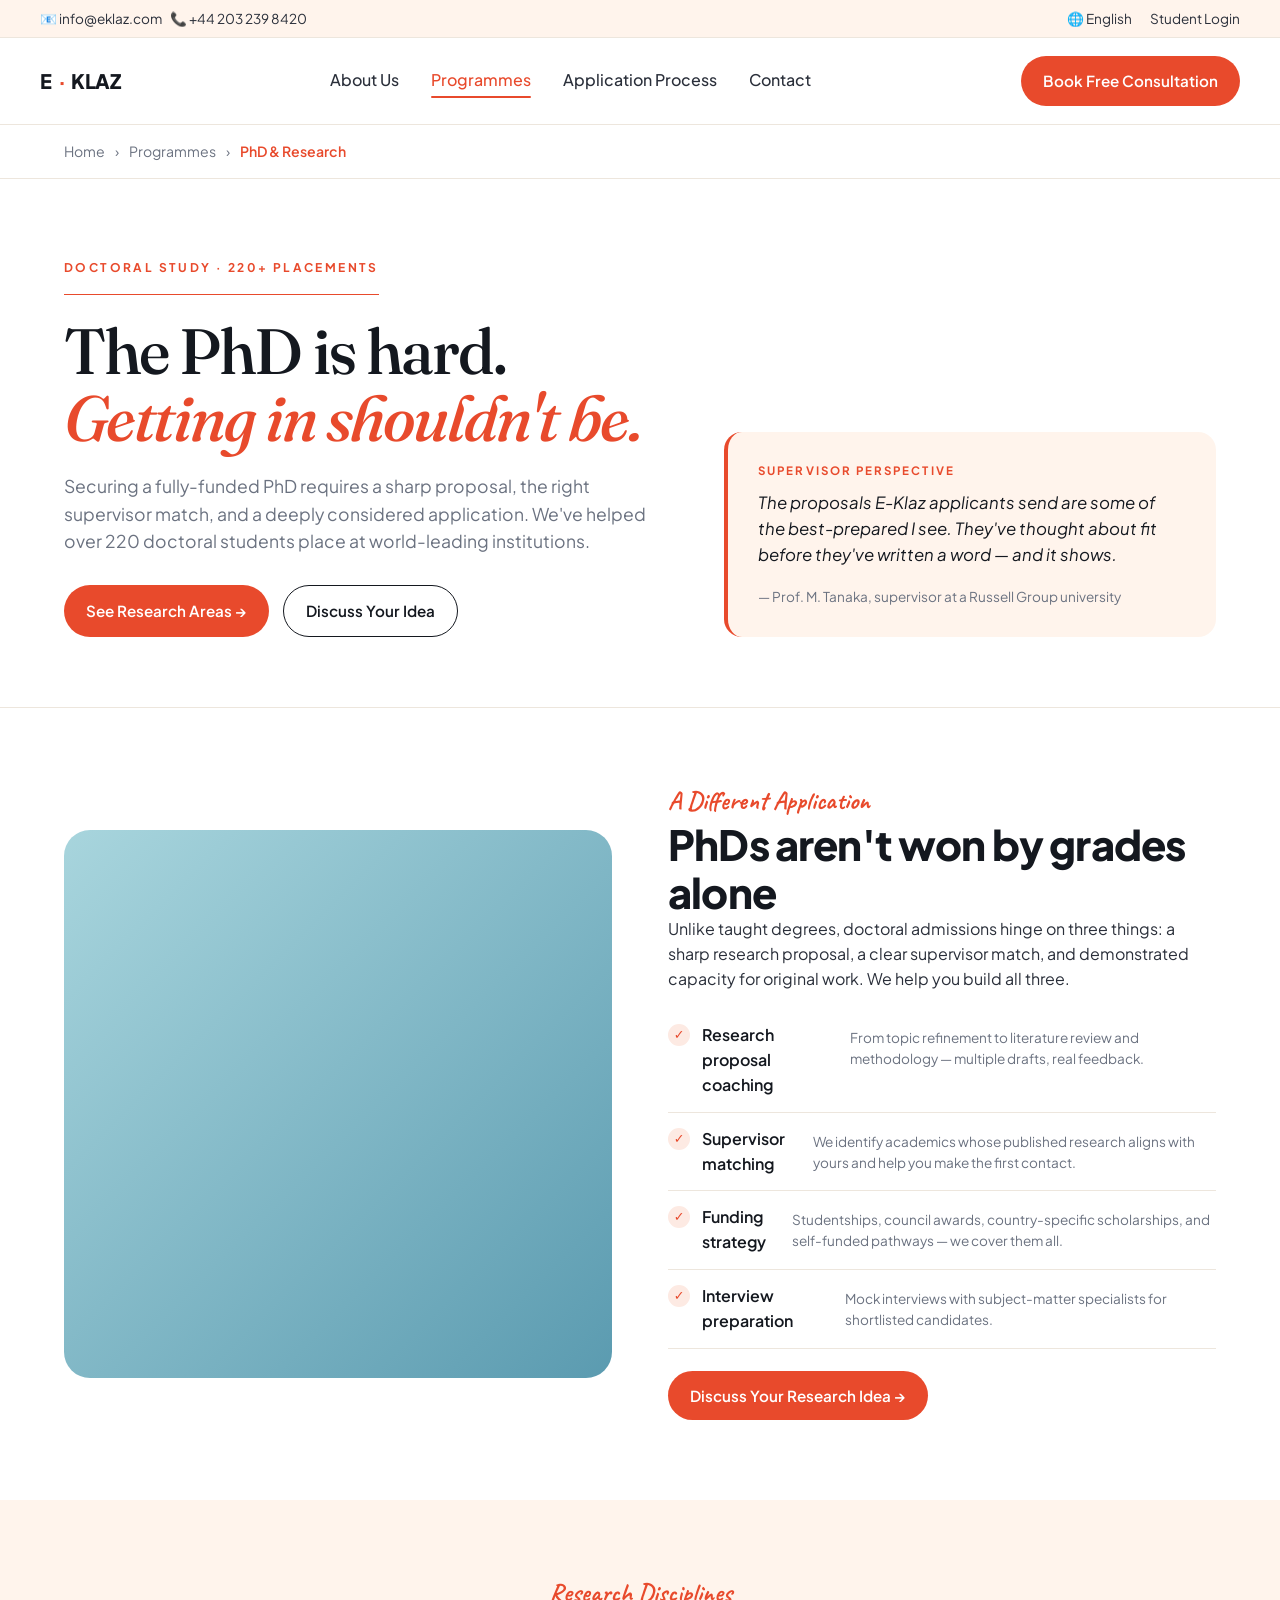
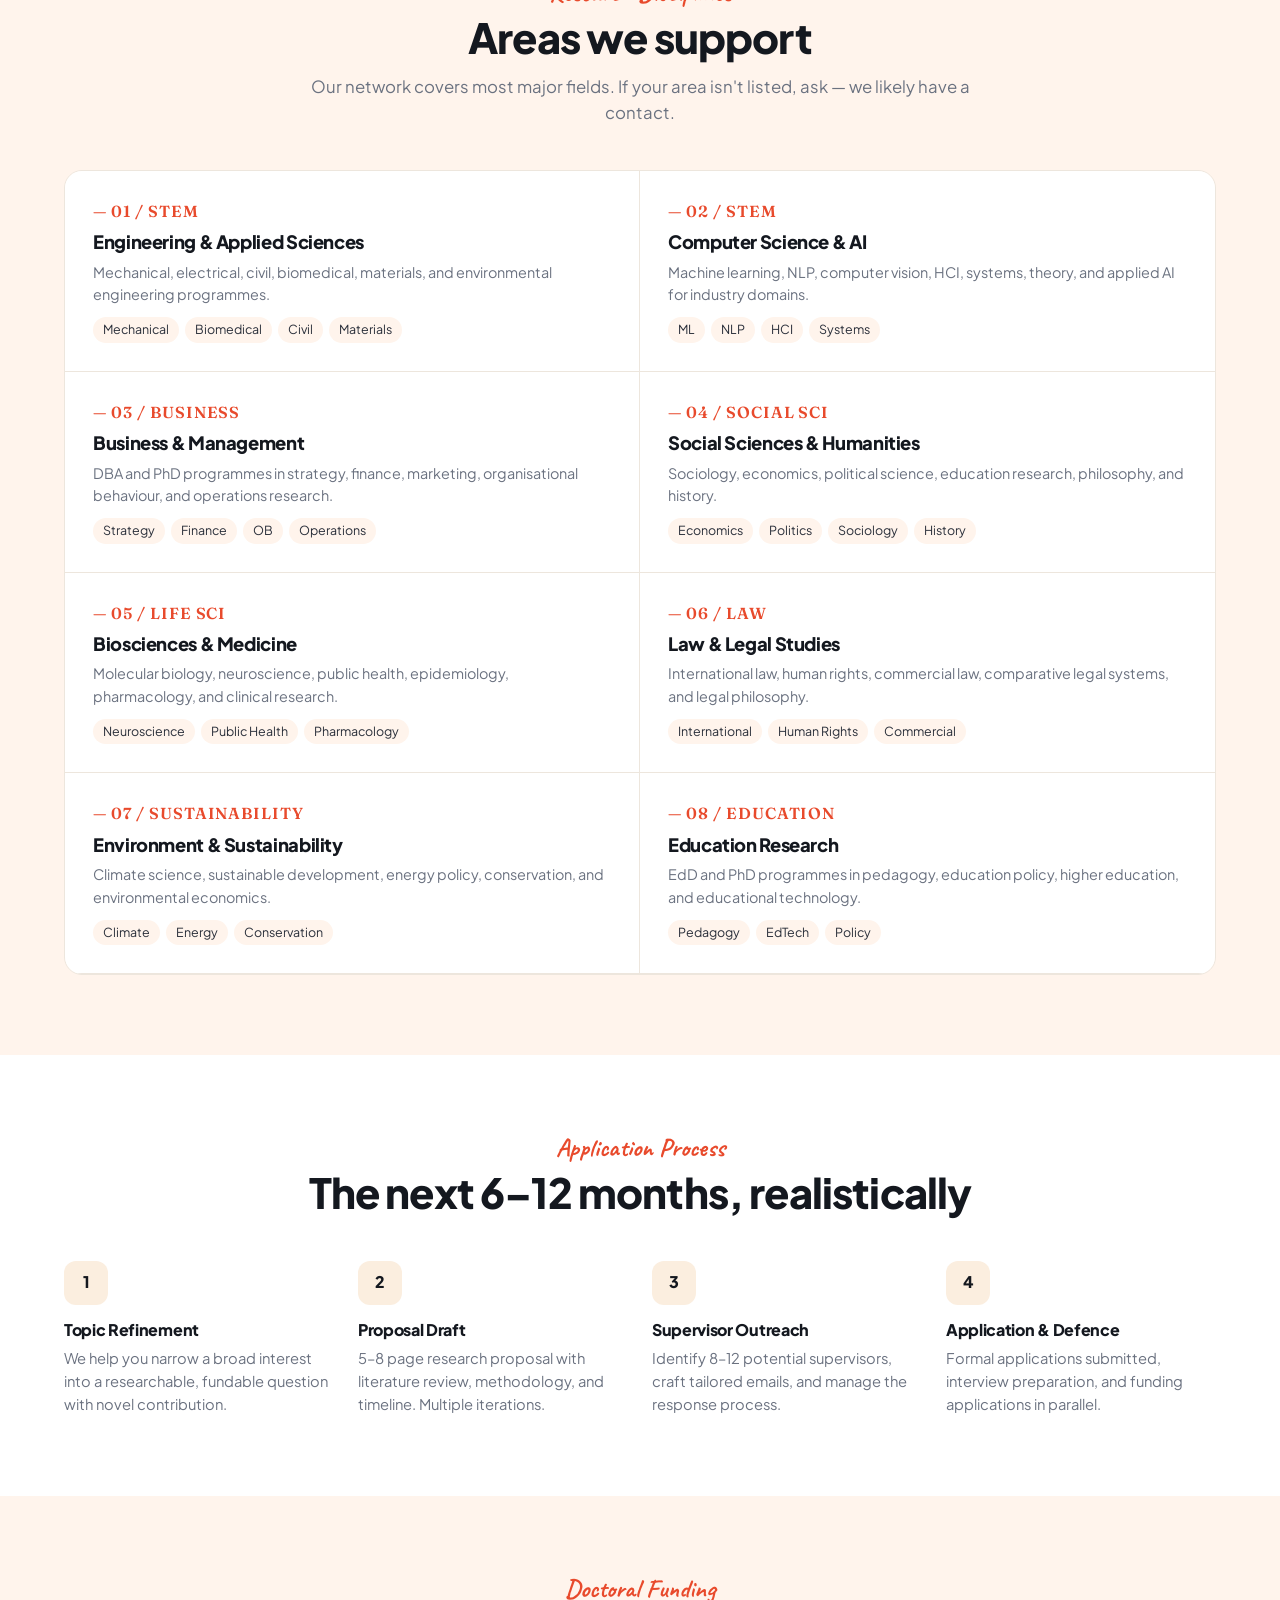
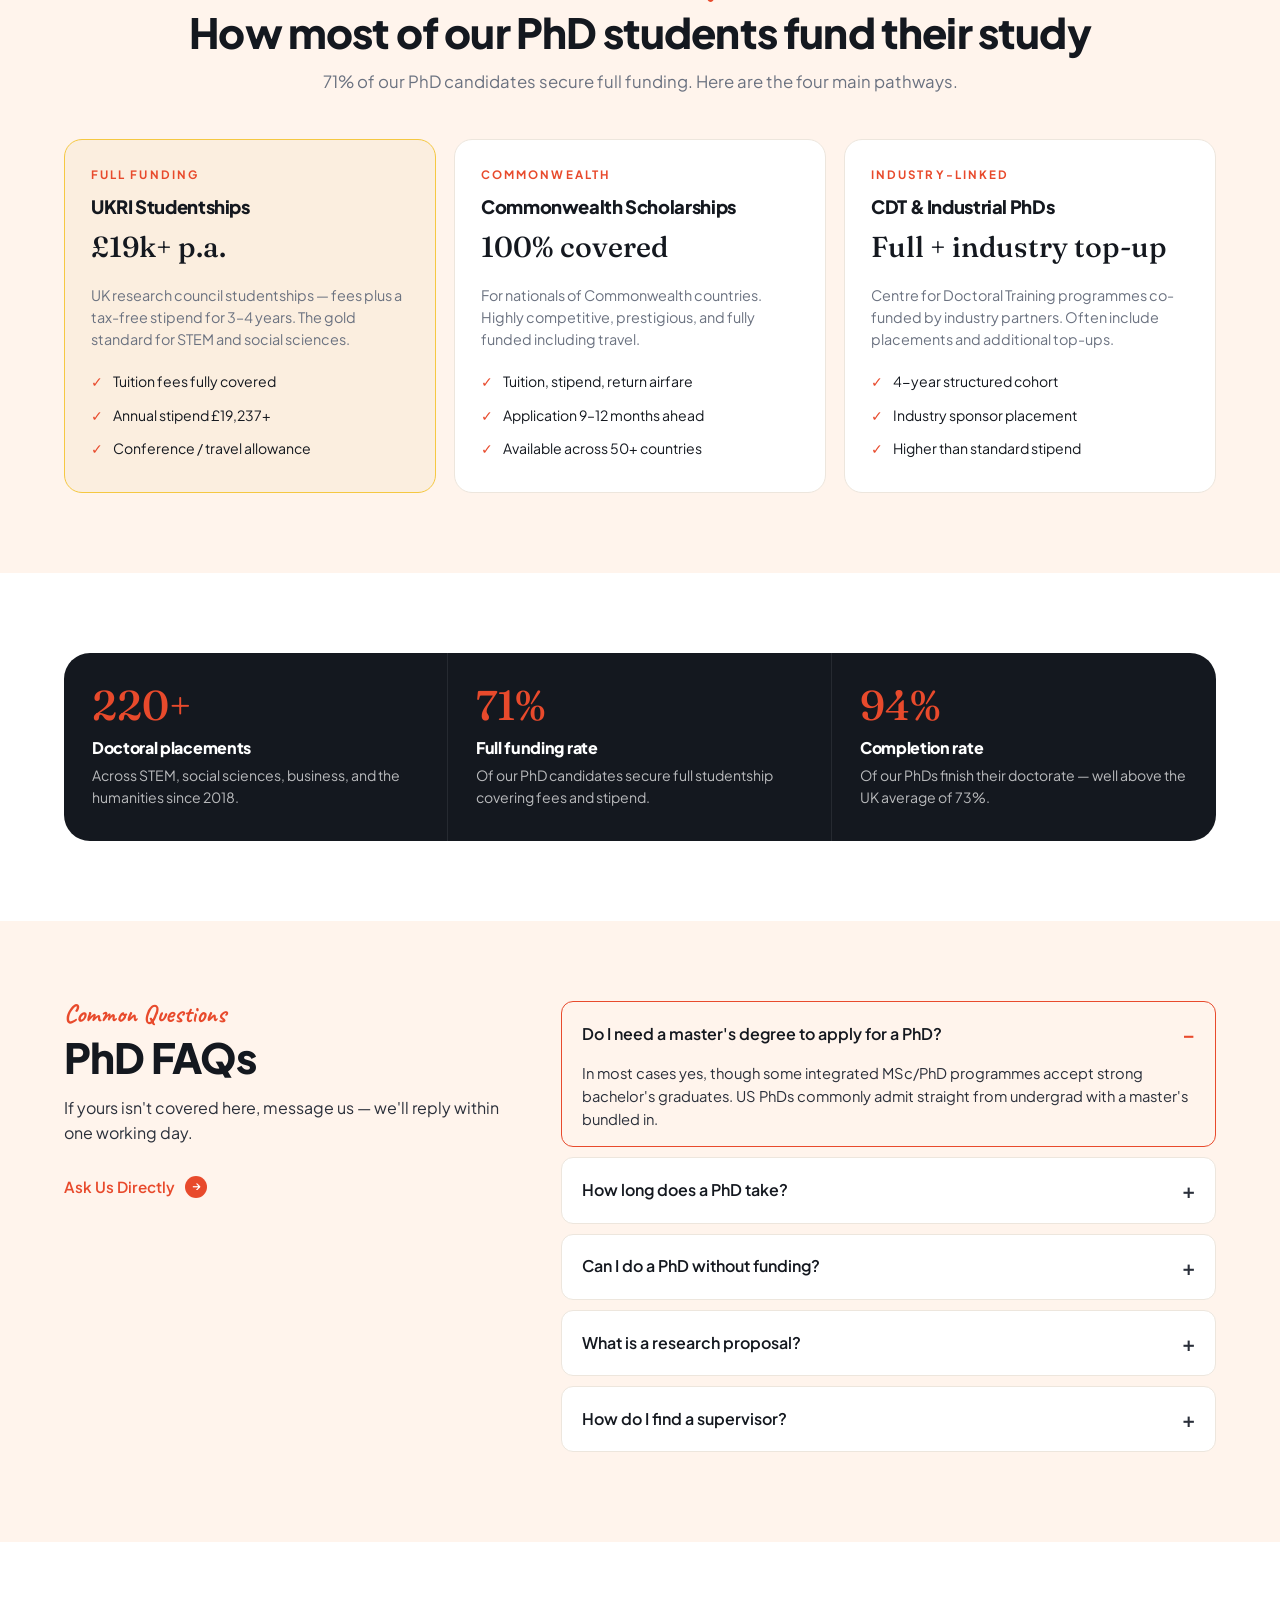
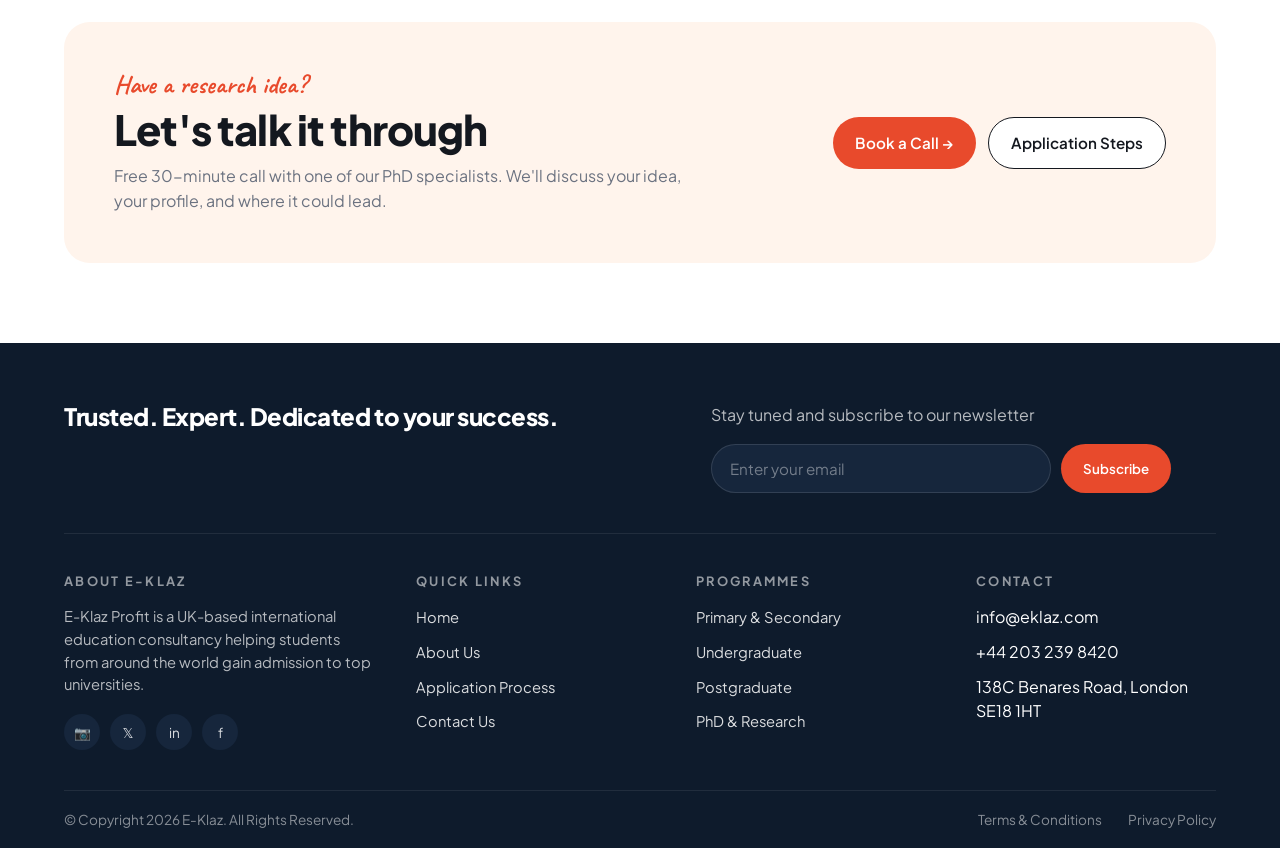
<file: phd.html>
<!DOCTYPE html>
<html lang="en">
<head>
<meta charset="UTF-8">
<meta name="viewport" content="width=device-width, initial-scale=1.0">
<title>PhD & Research — E-Klaz</title>
<link rel="stylesheet" href="styles.css">
</head>
<body>

<div class="topbar">
  <div class="container row">
    <div>📧 info@eklaz.com &nbsp;&nbsp; 📞 +44 203 239 8420</div>
    <div class="links"><a href="#">🌐 English</a><a href="#">Student Login</a></div>
  </div>
</div>
<header class="site">
  <div class="container row">
    <a href="index.html" class="logo">E <span class="dot">·</span> KLAZ</a>
    <nav class="primary">
      <ul>
        <li><a href="about.html">About Us</a></li>
        <li><a href="programmes.html" class="active">Programmes</a></li>
        <li><a href="application-process.html">Application Process</a></li>
        <li><a href="contact-us.html">Contact</a></li>
      </ul>
    </nav>
    <div class="nav-actions"><a href="contact-us.html" class="btn btn-primary">Book Free Consultation</a></div>
  </div>
</header>

<div class="bc">
  <div class="container">
    <a href="index.html">Home</a> <span class="sep">›</span>
    <a href="programmes.html">Programmes</a> <span class="sep">›</span>
    <span class="cur">PhD & Research</span>
  </div>
</div>

<!-- HERO: academic / minimal (no big photo, serif headline, side-quote card) -->
<section class="hero-academic">
  <div class="container">
    <div class="grid">
      <div>
        <div class="meta">DOCTORAL STUDY · 220+ PLACEMENTS</div>
        <h1>The PhD is hard. <br><em>Getting in shouldn't be.</em></h1>
        <p class="lead">Securing a fully-funded PhD requires a sharp proposal, the right supervisor match, and a deeply considered application. We've helped over 220 doctoral students place at world-leading institutions.</p>
        <div style="display:flex; gap:14px; flex-wrap:wrap; margin-top: 30px;">
          <a href="#areas" class="btn btn-primary">See Research Areas →</a>
          <a href="contact-us.html" class="btn btn-outline">Discuss Your Idea</a>
        </div>
      </div>
      <div class="side">
        <div class="label">SUPERVISOR PERSPECTIVE</div>
        <blockquote>The proposals E-Klaz applicants send are some of the best-prepared I see. They've thought about fit before they've written a word — and it shows.</blockquote>
        <cite>— Prof. M. Tanaka, supervisor at a Russell Group university</cite>
      </div>
    </div>
  </div>
</section>

<!-- WHAT'S DIFFERENT (feature row) -->
<section class="section">
  <div class="container">
    <div class="feature-row">
      <div class="feature-img img-fallback-3"></div>
      <div>
        <span class="eyebrow">A Different Application</span>
        <h2>PhDs aren't won by grades alone</h2>
        <p>Unlike taught degrees, doctoral admissions hinge on three things: a sharp research proposal, a clear supervisor match, and demonstrated capacity for original work. We help you build all three.</p>
        <ul class="checklist">
          <li>Research proposal coaching <span class="sub">From topic refinement to literature review and methodology — multiple drafts, real feedback.</span></li>
          <li>Supervisor matching <span class="sub">We identify academics whose published research aligns with yours and help you make the first contact.</span></li>
          <li>Funding strategy <span class="sub">Studentships, council awards, country-specific scholarships, and self-funded pathways — we cover them all.</span></li>
          <li>Interview preparation <span class="sub">Mock interviews with subject-matter specialists for shortlisted candidates.</span></li>
        </ul>
        <a href="contact-us.html" class="btn btn-primary">Discuss Your Research Idea →</a>
      </div>
    </div>
  </div>
</section>

<!-- RESEARCH AREAS (academic grid — different from card grid) -->
<section class="section bg-cream" id="areas">
  <div class="container">
    <div class="section-head">
      <span class="eyebrow">Research Disciplines</span>
      <h2>Areas we support</h2>
      <p class="lead tight">Our network covers most major fields. If your area isn't listed, ask — we likely have a contact.</p>
    </div>
    <div class="research-grid">
      <div class="area">
        <div class="num">— 01 / STEM</div>
        <h4>Engineering & Applied Sciences</h4>
        <p>Mechanical, electrical, civil, biomedical, materials, and environmental engineering programmes.</p>
        <div class="topics"><span>Mechanical</span><span>Biomedical</span><span>Civil</span><span>Materials</span></div>
      </div>
      <div class="area">
        <div class="num">— 02 / STEM</div>
        <h4>Computer Science & AI</h4>
        <p>Machine learning, NLP, computer vision, HCI, systems, theory, and applied AI for industry domains.</p>
        <div class="topics"><span>ML</span><span>NLP</span><span>HCI</span><span>Systems</span></div>
      </div>
      <div class="area">
        <div class="num">— 03 / BUSINESS</div>
        <h4>Business & Management</h4>
        <p>DBA and PhD programmes in strategy, finance, marketing, organisational behaviour, and operations research.</p>
        <div class="topics"><span>Strategy</span><span>Finance</span><span>OB</span><span>Operations</span></div>
      </div>
      <div class="area">
        <div class="num">— 04 / SOCIAL SCI</div>
        <h4>Social Sciences & Humanities</h4>
        <p>Sociology, economics, political science, education research, philosophy, and history.</p>
        <div class="topics"><span>Economics</span><span>Politics</span><span>Sociology</span><span>History</span></div>
      </div>
      <div class="area">
        <div class="num">— 05 / LIFE SCI</div>
        <h4>Biosciences & Medicine</h4>
        <p>Molecular biology, neuroscience, public health, epidemiology, pharmacology, and clinical research.</p>
        <div class="topics"><span>Neuroscience</span><span>Public Health</span><span>Pharmacology</span></div>
      </div>
      <div class="area">
        <div class="num">— 06 / LAW</div>
        <h4>Law & Legal Studies</h4>
        <p>International law, human rights, commercial law, comparative legal systems, and legal philosophy.</p>
        <div class="topics"><span>International</span><span>Human Rights</span><span>Commercial</span></div>
      </div>
      <div class="area">
        <div class="num">— 07 / SUSTAINABILITY</div>
        <h4>Environment & Sustainability</h4>
        <p>Climate science, sustainable development, energy policy, conservation, and environmental economics.</p>
        <div class="topics"><span>Climate</span><span>Energy</span><span>Conservation</span></div>
      </div>
      <div class="area">
        <div class="num">— 08 / EDUCATION</div>
        <h4>Education Research</h4>
        <p>EdD and PhD programmes in pedagogy, education policy, higher education, and educational technology.</p>
        <div class="topics"><span>Pedagogy</span><span>EdTech</span><span>Policy</span></div>
      </div>
    </div>
  </div>
</section>

<!-- PROCESS — 4-step horizontal (not journey, just clean grid) -->
<section class="section">
  <div class="container">
    <div class="section-head">
      <span class="eyebrow">Application Process</span>
      <h2>The next 6–12 months, realistically</h2>
    </div>
    <div class="grid-4">
      <div>
        <div style="width:44px; height:44px; border-radius: 12px; background: var(--cream-2); display:flex; align-items:center; justify-content:center; font-weight:800; margin-bottom: 16px;">1</div>
        <h4 style="margin-bottom: 8px;">Topic Refinement</h4>
        <p style="font-size: 0.92rem; color: var(--muted); margin:0;">We help you narrow a broad interest into a researchable, fundable question with novel contribution.</p>
      </div>
      <div>
        <div style="width:44px; height:44px; border-radius: 12px; background: var(--cream-2); display:flex; align-items:center; justify-content:center; font-weight:800; margin-bottom: 16px;">2</div>
        <h4 style="margin-bottom: 8px;">Proposal Draft</h4>
        <p style="font-size: 0.92rem; color: var(--muted); margin:0;">5–8 page research proposal with literature review, methodology, and timeline. Multiple iterations.</p>
      </div>
      <div>
        <div style="width:44px; height:44px; border-radius: 12px; background: var(--cream-2); display:flex; align-items:center; justify-content:center; font-weight:800; margin-bottom: 16px;">3</div>
        <h4 style="margin-bottom: 8px;">Supervisor Outreach</h4>
        <p style="font-size: 0.92rem; color: var(--muted); margin:0;">Identify 8–12 potential supervisors, craft tailored emails, and manage the response process.</p>
      </div>
      <div>
        <div style="width:44px; height:44px; border-radius: 12px; background: var(--cream-2); display:flex; align-items:center; justify-content:center; font-weight:800; margin-bottom: 16px;">4</div>
        <h4 style="margin-bottom: 8px;">Application & Defence</h4>
        <p style="font-size: 0.92rem; color: var(--muted); margin:0;">Formal applications submitted, interview preparation, and funding applications in parallel.</p>
      </div>
    </div>
  </div>
</section>

<!-- FUNDING (different from postgraduate's) -->
<section class="section bg-cream">
  <div class="container">
    <div class="section-head">
      <span class="eyebrow">Doctoral Funding</span>
      <h2>How most of our PhD students fund their study</h2>
      <p class="lead tight">71% of our PhD candidates secure full funding. Here are the four main pathways.</p>
    </div>
    <div class="funding-grid">
      <div class="funding gold">
        <div class="tier">FULL FUNDING</div>
        <h4>UKRI Studentships</h4>
        <div class="amount">£19k+ p.a.</div>
        <p>UK research council studentships — fees plus a tax-free stipend for 3–4 years. The gold standard for STEM and social sciences.</p>
        <ul>
          <li>Tuition fees fully covered</li>
          <li>Annual stipend £19,237+</li>
          <li>Conference / travel allowance</li>
        </ul>
      </div>
      <div class="funding">
        <div class="tier">COMMONWEALTH</div>
        <h4>Commonwealth Scholarships</h4>
        <div class="amount">100% covered</div>
        <p>For nationals of Commonwealth countries. Highly competitive, prestigious, and fully funded including travel.</p>
        <ul>
          <li>Tuition, stipend, return airfare</li>
          <li>Application 9–12 months ahead</li>
          <li>Available across 50+ countries</li>
        </ul>
      </div>
      <div class="funding">
        <div class="tier">INDUSTRY-LINKED</div>
        <h4>CDT & Industrial PhDs</h4>
        <div class="amount">Full + industry top-up</div>
        <p>Centre for Doctoral Training programmes co-funded by industry partners. Often include placements and additional top-ups.</p>
        <ul>
          <li>4-year structured cohort</li>
          <li>Industry sponsor placement</li>
          <li>Higher than standard stipend</li>
        </ul>
      </div>
    </div>
  </div>
</section>

<!-- TRACK RECORD (dark outcomes — different from yellow stat blocks elsewhere) -->
<section class="section">
  <div class="container">
    <div class="outcomes">
      <div>
        <div class="v">220+</div>
        <h4>Doctoral placements</h4>
        <p>Across STEM, social sciences, business, and the humanities since 2018.</p>
      </div>
      <div>
        <div class="v">71%</div>
        <h4>Full funding rate</h4>
        <p>Of our PhD candidates secure full studentship covering fees and stipend.</p>
      </div>
      <div>
        <div class="v">94%</div>
        <h4>Completion rate</h4>
        <p>Of our PhDs finish their doctorate — well above the UK average of 73%.</p>
      </div>
    </div>
  </div>
</section>

<!-- FAQ 2-col -->
<section class="section bg-cream">
  <div class="container">
    <div class="faq-2col faq">
      <div class="side">
        <span class="eyebrow">Common Questions</span>
        <h2>PhD FAQs</h2>
        <p>If yours isn't covered here, message us — we'll reply within one working day.</p>
        <a href="contact-us.html" class="btn btn-ghost">Ask Us Directly <span class="arr">→</span></a>
      </div>
      <div>
        <details open>
          <summary>Do I need a master's degree to apply for a PhD?</summary>
          <div class="a">In most cases yes, though some integrated MSc/PhD programmes accept strong bachelor's graduates. US PhDs commonly admit straight from undergrad with a master's bundled in.</div>
        </details>
        <details>
          <summary>How long does a PhD take?</summary>
          <div class="a">UK PhDs: typically 3–4 years full-time. US PhDs: 5–6 years (includes coursework). Part-time and integrated programmes vary.</div>
        </details>
        <details>
          <summary>Can I do a PhD without funding?</summary>
          <div class="a">Yes, self-funded PhDs are common, but we strongly encourage exploring funding routes first. UK PhD fees for international students are £20,000–£28,000 per year.</div>
        </details>
        <details>
          <summary>What is a research proposal?</summary>
          <div class="a">A 5–8 page document outlining your research question, why it matters, what's known already, and how you'd investigate it. It's the single most important part of your application.</div>
        </details>
        <details>
          <summary>How do I find a supervisor?</summary>
          <div class="a">Start by reading recent papers in your field. Identify academics whose published work overlaps with your interests. We help you build that list and write the outreach emails.</div>
        </details>
      </div>
    </div>
  </div>
</section>

<!-- Quiet CTA -->
<section class="section">
  <div class="container">
    <div class="cta-quiet">
      <div>
        <span class="eyebrow">Have a research idea?</span>
        <h2>Let's talk it through</h2>
        <p>Free 30-minute call with one of our PhD specialists. We'll discuss your idea, your profile, and where it could lead.</p>
      </div>
      <div class="actions">
        <a href="contact-us.html" class="btn btn-primary">Book a Call →</a>
        <a href="application-process.html" class="btn btn-outline">Application Steps</a>
      </div>
    </div>
  </div>
</section>

<footer class="site">
  <div class="container">
    <div class="top">
      <div><h3>Trusted. Expert. Dedicated to your success.</h3></div>
      <div>
        <p>Stay tuned and subscribe to our newsletter</p>
        <form class="sub-form" onsubmit="event.preventDefault();">
          <input type="email" placeholder="Enter your email">
          <button type="submit">Subscribe</button>
        </form>
      </div>
    </div>
    <div class="links-row">
      <div>
        <h4>ABOUT E-KLAZ</h4>
        <p style="font-size:0.92rem;">E-Klaz Profit is a UK-based international education consultancy helping students from around the world gain admission to top universities.</p>
        <div class="socials"><a href="#">📷</a><a href="#">𝕏</a><a href="#">in</a><a href="#">f</a></div>
      </div>
      <div>
        <h4>QUICK LINKS</h4>
        <ul>
          <li><a href="index.html">Home</a></li>
          <li><a href="about.html">About Us</a></li>
          <li><a href="application-process.html">Application Process</a></li>
          <li><a href="contact-us.html">Contact Us</a></li>
        </ul>
      </div>
      <div>
        <h4>PROGRAMMES</h4>
        <ul>
          <li><a href="primary-secondary.html">Primary & Secondary</a></li>
          <li><a href="undergraduate.html">Undergraduate</a></li>
          <li><a href="postgraduate.html">Postgraduate</a></li>
          <li><a href="phd.html">PhD & Research</a></li>
        </ul>
      </div>
      <div>
        <h4>CONTACT</h4>
        <ul>
          <li>info@eklaz.com</li>
          <li>+44 203 239 8420</li>
          <li>138C Benares Road, London SE18 1HT</li>
        </ul>
      </div>
    </div>
    <div class="bottom">
      <div>© Copyright 2026 E-Klaz. All Rights Reserved.</div>
      <div class="right"><a href="#">Terms & Conditions</a><a href="#">Privacy Policy</a></div>
    </div>
  </div>
</footer>

</body>
</html>
</file>
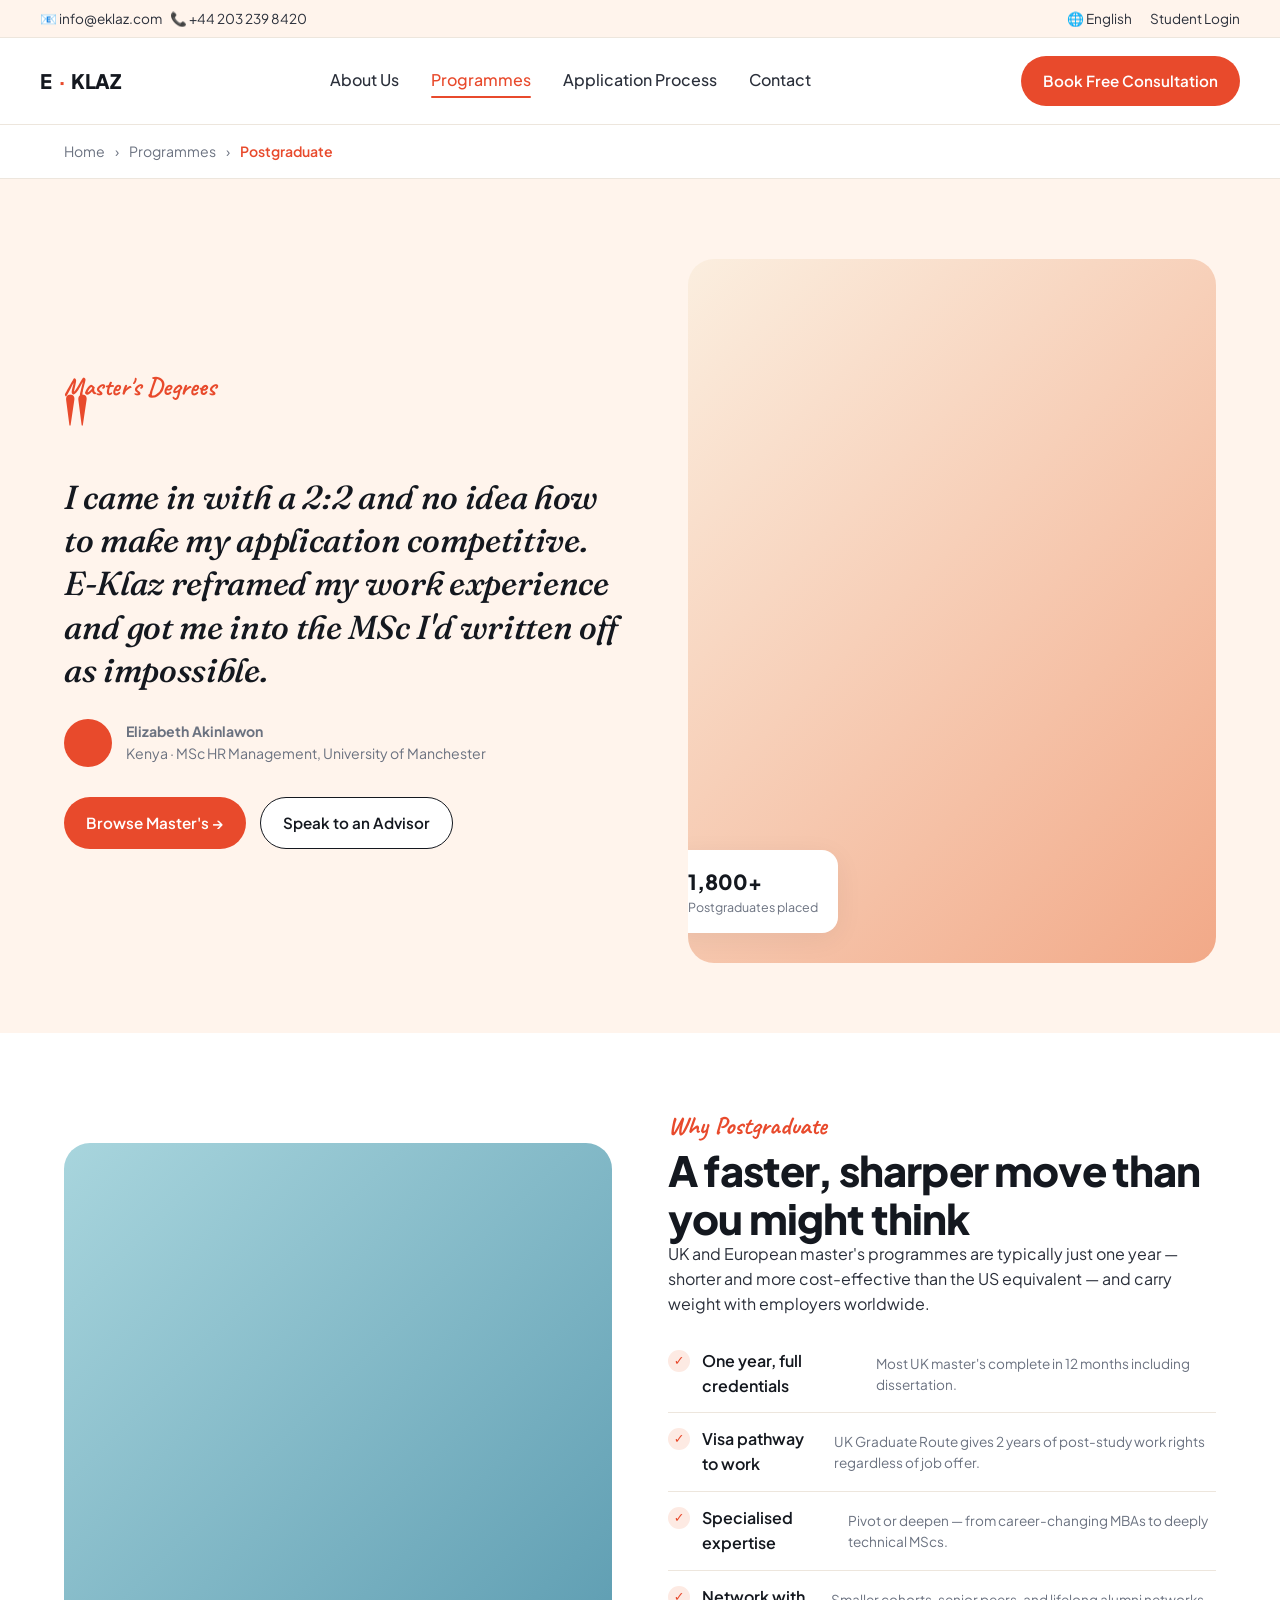
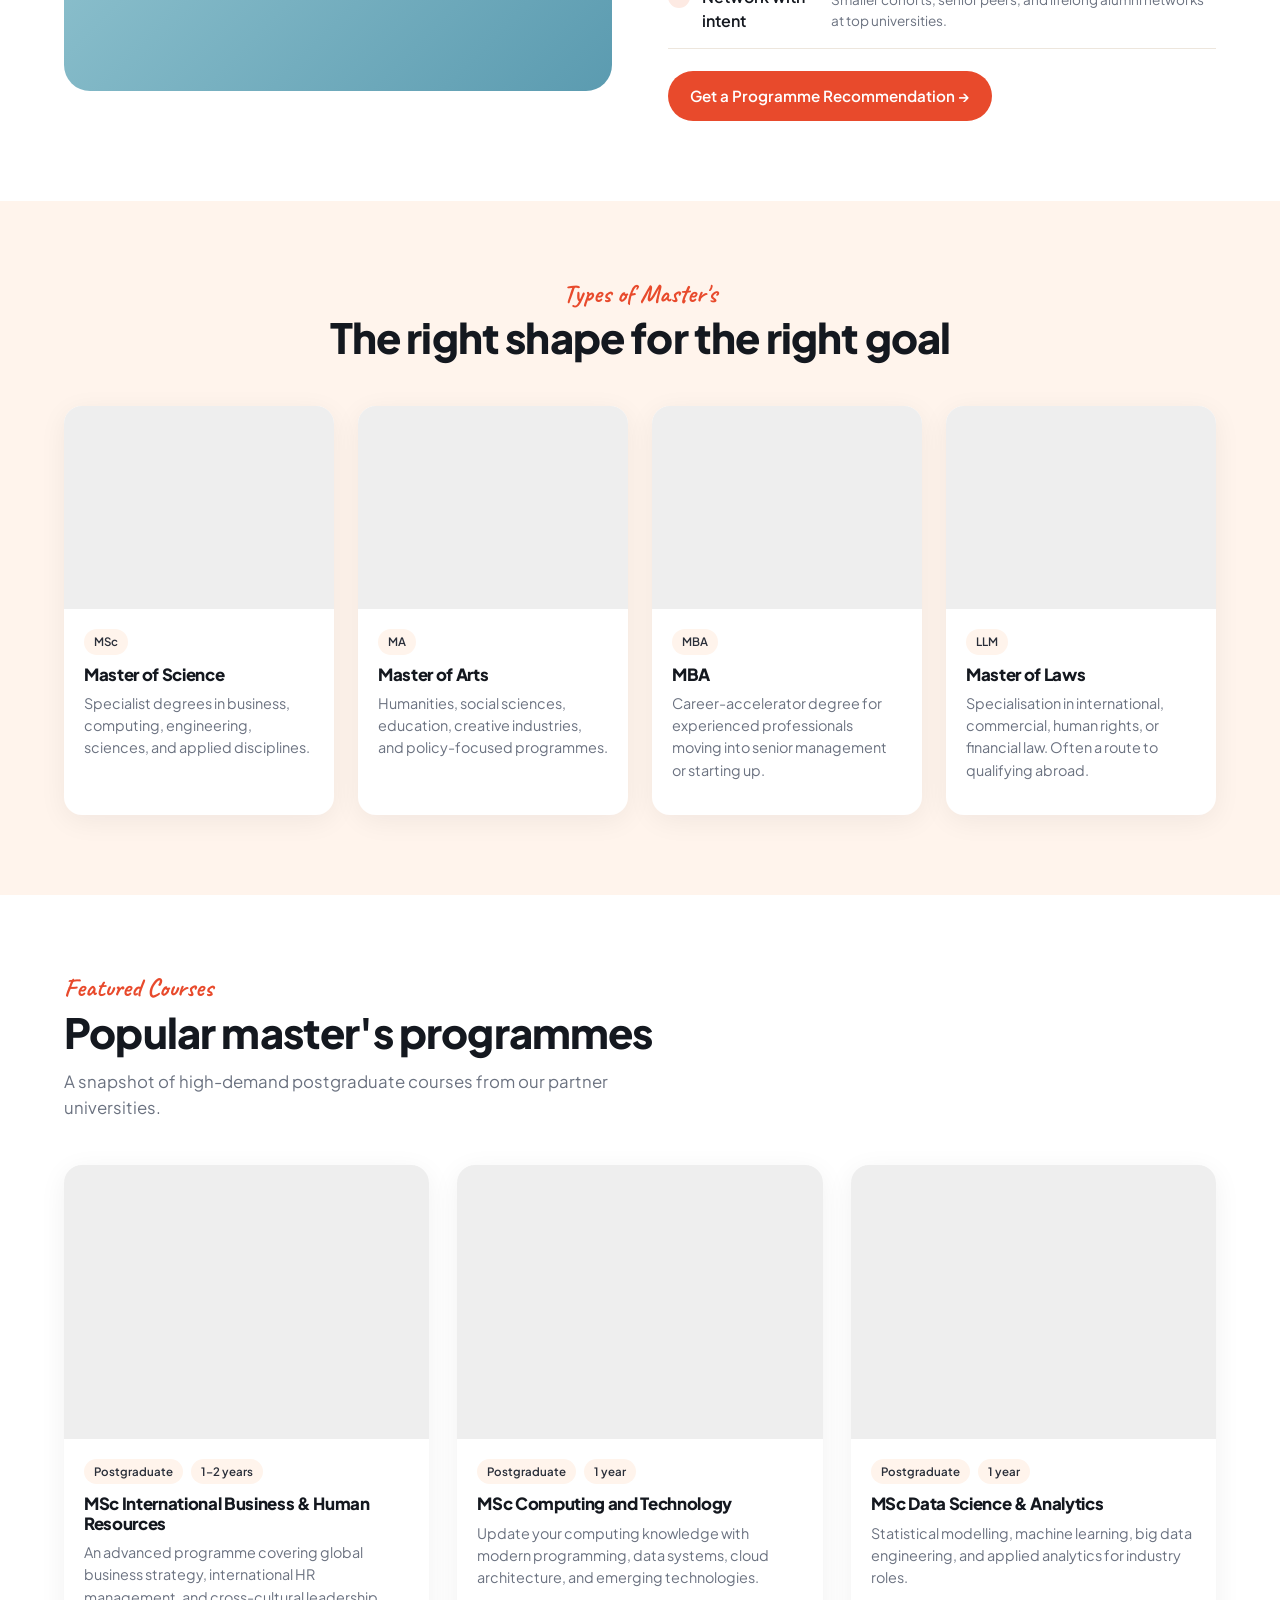
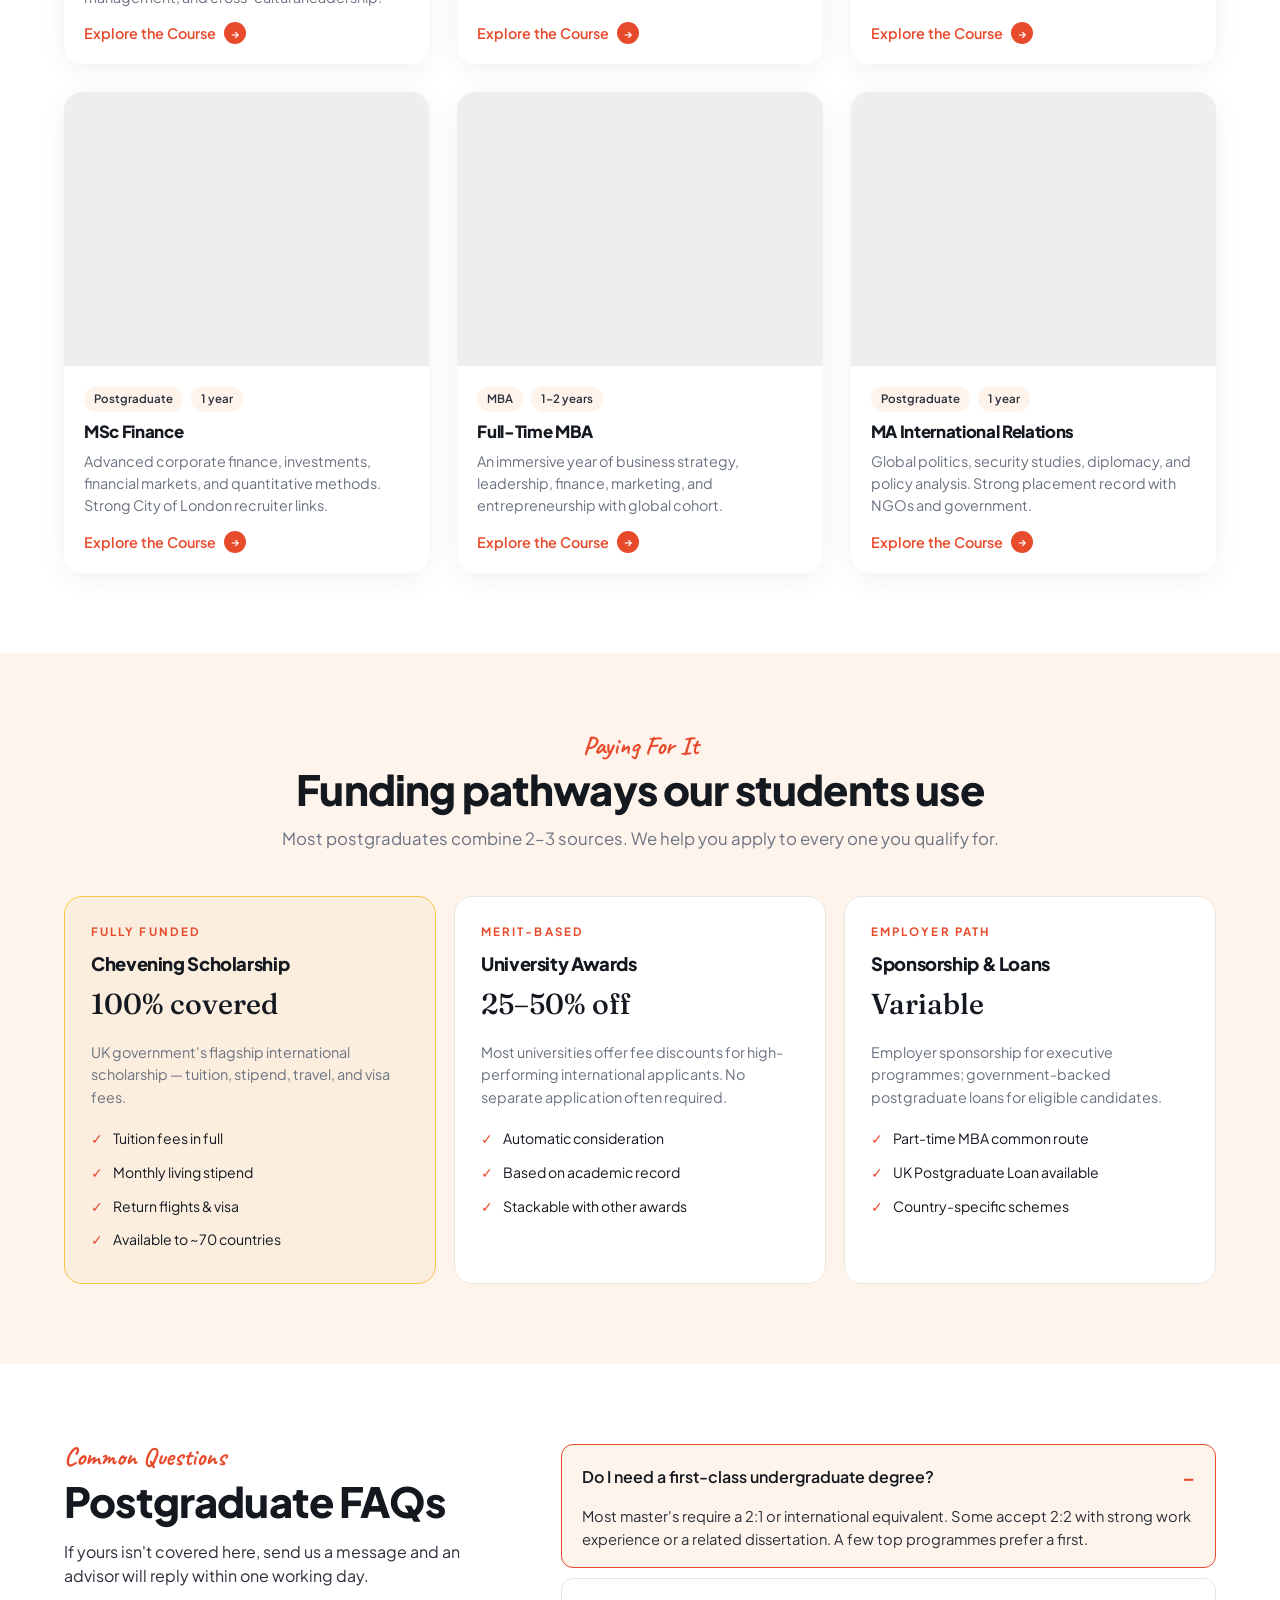
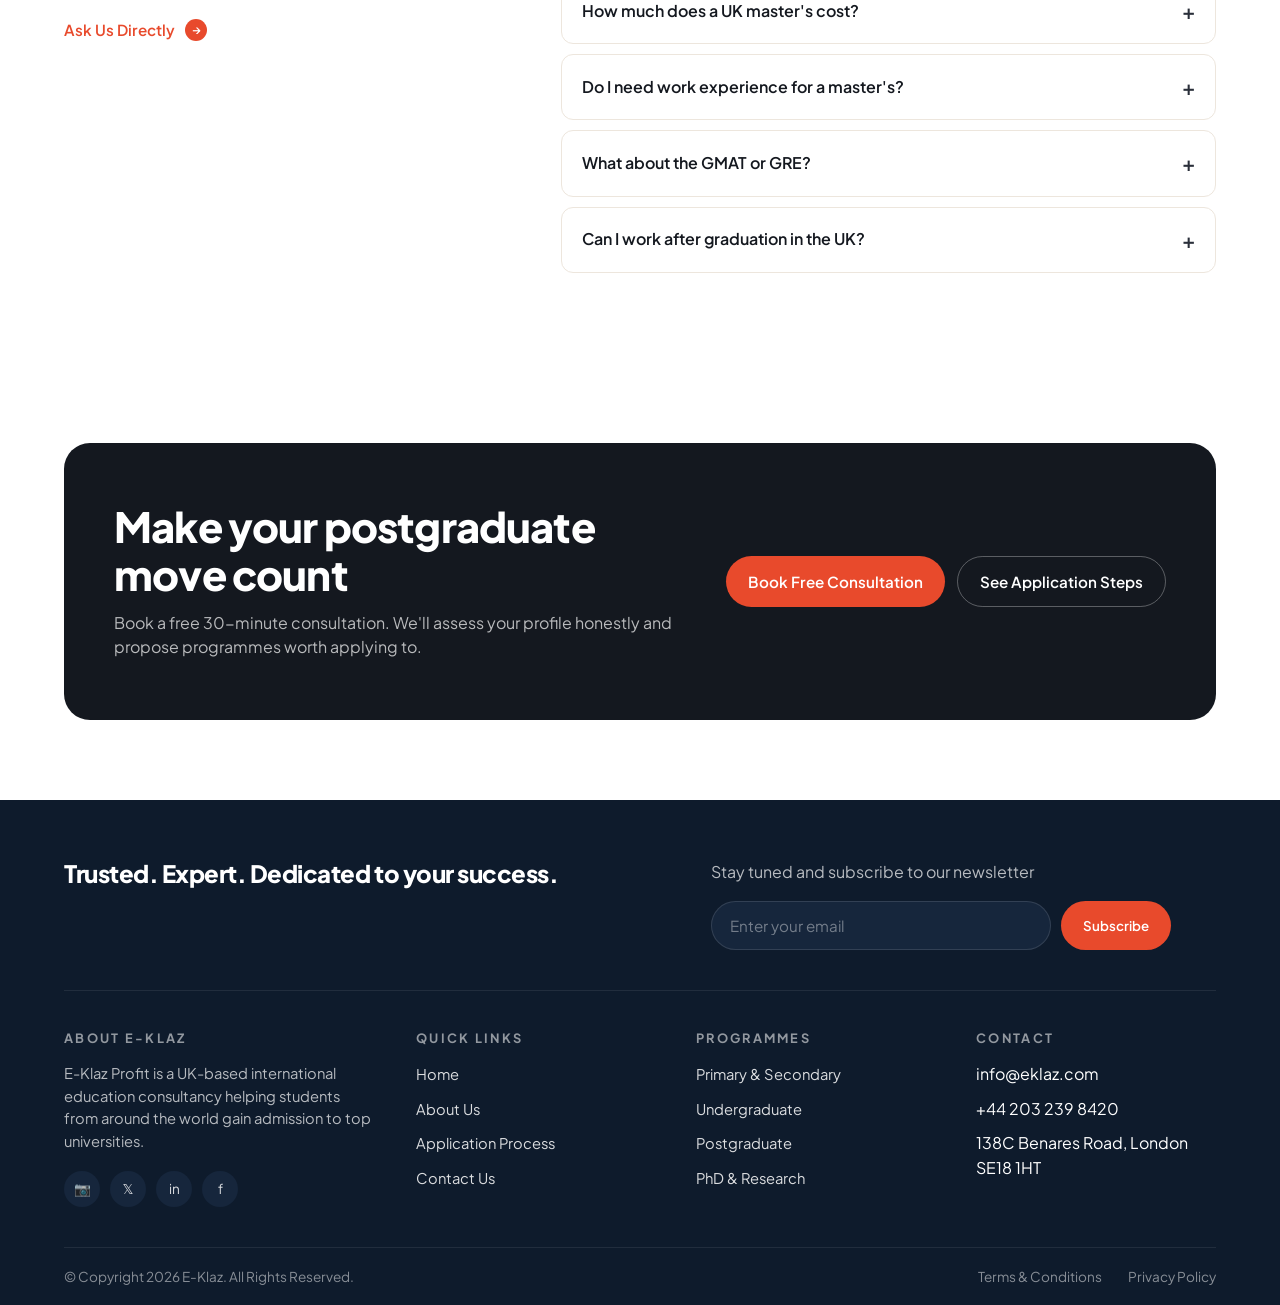
<file: postgraduate.html>
<!DOCTYPE html>
<html lang="en">
<head>
<meta charset="UTF-8">
<meta name="viewport" content="width=device-width, initial-scale=1.0">
<title>Postgraduate — E-Klaz</title>
<link rel="stylesheet" href="styles.css">
</head>
<body>

<div class="topbar">
  <div class="container row">
    <div>📧 info@eklaz.com &nbsp;&nbsp; 📞 +44 203 239 8420</div>
    <div class="links"><a href="#">🌐 English</a><a href="#">Student Login</a></div>
  </div>
</div>
<header class="site">
  <div class="container row">
    <a href="index.html" class="logo">E <span class="dot">·</span> KLAZ</a>
    <nav class="primary">
      <ul>
        <li><a href="about.html">About Us</a></li>
        <li><a href="programmes.html" class="active">Programmes</a></li>
        <li><a href="application-process.html">Application Process</a></li>
        <li><a href="contact-us.html">Contact</a></li>
      </ul>
    </nav>
    <div class="nav-actions"><a href="contact-us.html" class="btn btn-primary">Book Free Consultation</a></div>
  </div>
</header>

<div class="bc">
  <div class="container">
    <a href="index.html">Home</a> <span class="sep">›</span>
    <a href="programmes.html">Programmes</a> <span class="sep">›</span>
    <span class="cur">Postgraduate</span>
  </div>
</div>

<!-- HERO: quote-led (testimonial IS the hero) -->
<section class="hero-quote">
  <div class="container">
    <div class="grid">
      <div>
        <span class="eyebrow">Master's Degrees</span>
        <div class="qmark">"</div>
        <blockquote>I came in with a 2:2 and no idea how to make my application competitive. E-Klaz reframed my work experience and got me into the MSc I'd written off as impossible.</blockquote>
        <cite>
          <span class="av"></span>
          <span><strong>Elizabeth Akinlawon</strong><span>Kenya · MSc HR Management, University of Manchester</span></span>
        </cite>
        <div style="display:flex; gap:14px; flex-wrap:wrap;">
          <a href="#programmes" class="btn btn-primary">Browse Master's →</a>
          <a href="contact-us.html" class="btn btn-outline">Speak to an Advisor</a>
        </div>
      </div>
      <div class="portrait img-fallback-5">
        <div class="floater">
          <div>
            <div class="v">1,800+</div>
            <div class="s">Postgraduates placed</div>
          </div>
        </div>
      </div>
    </div>
  </div>
</section>

<!-- WHY POSTGRADUATE (feature row) -->
<section class="section">
  <div class="container">
    <div class="feature-row">
      <div class="feature-img img-fallback-3"></div>
      <div>
        <span class="eyebrow">Why Postgraduate</span>
        <h2>A faster, sharper move than you might think</h2>
        <p>UK and European master's programmes are typically just one year — shorter and more cost-effective than the US equivalent — and carry weight with employers worldwide.</p>
        <ul class="checklist">
          <li>One year, full credentials <span class="sub">Most UK master's complete in 12 months including dissertation.</span></li>
          <li>Visa pathway to work <span class="sub">UK Graduate Route gives 2 years of post-study work rights regardless of job offer.</span></li>
          <li>Specialised expertise <span class="sub">Pivot or deepen — from career-changing MBAs to deeply technical MScs.</span></li>
          <li>Network with intent <span class="sub">Smaller cohorts, senior peers, and lifelong alumni networks at top universities.</span></li>
        </ul>
        <a href="contact-us.html" class="btn btn-primary">Get a Programme Recommendation →</a>
      </div>
    </div>
  </div>
</section>

<!-- PROGRAMME TYPES (cream section) -->
<section class="section bg-cream" id="programmes">
  <div class="container">
    <div class="section-head">
      <span class="eyebrow">Types of Master's</span>
      <h2>The right shape for the right goal</h2>
    </div>
    <div class="grid-4">
      <div class="card">
        <div class="img img-fallback-5"></div>
        <div class="body">
          <div class="tags"><span class="tag">MSc</span></div>
          <h3>Master of Science</h3>
          <p class="desc">Specialist degrees in business, computing, engineering, sciences, and applied disciplines.</p>
        </div>
      </div>
      <div class="card">
        <div class="img img-fallback-2"></div>
        <div class="body">
          <div class="tags"><span class="tag">MA</span></div>
          <h3>Master of Arts</h3>
          <p class="desc">Humanities, social sciences, education, creative industries, and policy-focused programmes.</p>
        </div>
      </div>
      <div class="card">
        <div class="img img-fallback-1"></div>
        <div class="body">
          <div class="tags"><span class="tag">MBA</span></div>
          <h3>MBA</h3>
          <p class="desc">Career-accelerator degree for experienced professionals moving into senior management or starting up.</p>
        </div>
      </div>
      <div class="card">
        <div class="img img-fallback-3"></div>
        <div class="body">
          <div class="tags"><span class="tag">LLM</span></div>
          <h3>Master of Laws</h3>
          <p class="desc">Specialisation in international, commercial, human rights, or financial law. Often a route to qualifying abroad.</p>
        </div>
      </div>
    </div>
  </div>
</section>

<!-- FEATURED COURSES (6 cards) -->
<section class="section">
  <div class="container">
    <div class="section-head left">
      <span class="eyebrow">Featured Courses</span>
      <div style="display:flex; justify-content:space-between; align-items:end; gap:24px; flex-wrap:wrap;">
        <div>
          <h2>Popular master's programmes</h2>
          <p class="lead">A snapshot of high-demand postgraduate courses from our partner universities.</p>
        </div>
      </div>
    </div>
    <div class="grid-3">
      <div class="card">
        <div class="img img-fallback-2"></div>
        <div class="body">
          <div class="tags"><span class="tag">Postgraduate</span><span class="tag">1–2 years</span></div>
          <h3>MSc International Business & Human Resources</h3>
          <p class="desc">An advanced programme covering global business strategy, international HR management, and cross-cultural leadership.</p>
          <span class="more">Explore the Course <span class="arr">→</span></span>
        </div>
      </div>
      <div class="card">
        <div class="img img-fallback-3"></div>
        <div class="body">
          <div class="tags"><span class="tag">Postgraduate</span><span class="tag">1 year</span></div>
          <h3>MSc Computing and Technology</h3>
          <p class="desc">Update your computing knowledge with modern programming, data systems, cloud architecture, and emerging technologies.</p>
          <span class="more">Explore the Course <span class="arr">→</span></span>
        </div>
      </div>
      <div class="card">
        <div class="img img-fallback-1"></div>
        <div class="body">
          <div class="tags"><span class="tag">Postgraduate</span><span class="tag">1 year</span></div>
          <h3>MSc Data Science & Analytics</h3>
          <p class="desc">Statistical modelling, machine learning, big data engineering, and applied analytics for industry roles.</p>
          <span class="more">Explore the Course <span class="arr">→</span></span>
        </div>
      </div>
      <div class="card">
        <div class="img img-fallback-4"></div>
        <div class="body">
          <div class="tags"><span class="tag">Postgraduate</span><span class="tag">1 year</span></div>
          <h3>MSc Finance</h3>
          <p class="desc">Advanced corporate finance, investments, financial markets, and quantitative methods. Strong City of London recruiter links.</p>
          <span class="more">Explore the Course <span class="arr">→</span></span>
        </div>
      </div>
      <div class="card">
        <div class="img img-fallback-5"></div>
        <div class="body">
          <div class="tags"><span class="tag">MBA</span><span class="tag">1–2 years</span></div>
          <h3>Full-Time MBA</h3>
          <p class="desc">An immersive year of business strategy, leadership, finance, marketing, and entrepreneurship with global cohort.</p>
          <span class="more">Explore the Course <span class="arr">→</span></span>
        </div>
      </div>
      <div class="card">
        <div class="img img-fallback-3"></div>
        <div class="body">
          <div class="tags"><span class="tag">Postgraduate</span><span class="tag">1 year</span></div>
          <h3>MA International Relations</h3>
          <p class="desc">Global politics, security studies, diplomacy, and policy analysis. Strong placement record with NGOs and government.</p>
          <span class="more">Explore the Course <span class="arr">→</span></span>
        </div>
      </div>
    </div>
  </div>
</section>

<!-- FUNDING CARDS (NEW component, not on home) -->
<section class="section bg-cream">
  <div class="container">
    <div class="section-head">
      <span class="eyebrow">Paying For It</span>
      <h2>Funding pathways our students use</h2>
      <p class="lead tight">Most postgraduates combine 2–3 sources. We help you apply to every one you qualify for.</p>
    </div>
    <div class="funding-grid">
      <div class="funding gold">
        <div class="tier">FULLY FUNDED</div>
        <h4>Chevening Scholarship</h4>
        <div class="amount">100% covered</div>
        <p>UK government's flagship international scholarship — tuition, stipend, travel, and visa fees.</p>
        <ul>
          <li>Tuition fees in full</li>
          <li>Monthly living stipend</li>
          <li>Return flights & visa</li>
          <li>Available to ~70 countries</li>
        </ul>
      </div>
      <div class="funding">
        <div class="tier">MERIT-BASED</div>
        <h4>University Awards</h4>
        <div class="amount">25–50% off</div>
        <p>Most universities offer fee discounts for high-performing international applicants. No separate application often required.</p>
        <ul>
          <li>Automatic consideration</li>
          <li>Based on academic record</li>
          <li>Stackable with other awards</li>
        </ul>
      </div>
      <div class="funding">
        <div class="tier">EMPLOYER PATH</div>
        <h4>Sponsorship & Loans</h4>
        <div class="amount">Variable</div>
        <p>Employer sponsorship for executive programmes; government-backed postgraduate loans for eligible candidates.</p>
        <ul>
          <li>Part-time MBA common route</li>
          <li>UK Postgraduate Loan available</li>
          <li>Country-specific schemes</li>
        </ul>
      </div>
    </div>
  </div>
</section>

<!-- FAQ — 2-column -->
<section class="section">
  <div class="container">
    <div class="faq-2col faq">
      <div class="side">
        <span class="eyebrow">Common Questions</span>
        <h2>Postgraduate FAQs</h2>
        <p>If yours isn't covered here, send us a message and an advisor will reply within one working day.</p>
        <a href="contact-us.html" class="btn btn-ghost">Ask Us Directly <span class="arr">→</span></a>
      </div>
      <div>
        <details open>
          <summary>Do I need a first-class undergraduate degree?</summary>
          <div class="a">Most master's require a 2:1 or international equivalent. Some accept 2:2 with strong work experience or a related dissertation. A few top programmes prefer a first.</div>
        </details>
        <details>
          <summary>How much does a UK master's cost?</summary>
          <div class="a">International fees range £18,000–£40,000 for the year. MBAs at top schools can reach £60,000+. Living costs add £12,000–£18,000 depending on city.</div>
        </details>
        <details>
          <summary>Do I need work experience for a master's?</summary>
          <div class="a">Most MSc and MA programmes accept fresh graduates. MBAs typically require 3+ years of professional experience. We'll be honest about what fits your profile.</div>
        </details>
        <details>
          <summary>What about the GMAT or GRE?</summary>
          <div class="a">Required for many US programmes and most MBAs globally. Most UK MSc programmes don't require either. We'll confirm course-by-course.</div>
        </details>
        <details>
          <summary>Can I work after graduation in the UK?</summary>
          <div class="a">Yes — the UK Graduate Route gives master's graduates 2 years of post-study work rights, regardless of whether you have a job offer.</div>
        </details>
      </div>
    </div>
  </div>
</section>

<!-- Dark CTA -->
<section class="section">
  <div class="container">
    <div class="cta-dark">
      <div>
        <h2>Make your postgraduate move count</h2>
        <p>Book a free 30-minute consultation. We'll assess your profile honestly and propose programmes worth applying to.</p>
      </div>
      <div class="actions">
        <a href="contact-us.html" class="btn btn-primary">Book Free Consultation</a>
        <a href="application-process.html" class="btn btn-outline">See Application Steps</a>
      </div>
    </div>
  </div>
</section>

<footer class="site">
  <div class="container">
    <div class="top">
      <div><h3>Trusted. Expert. Dedicated to your success.</h3></div>
      <div>
        <p>Stay tuned and subscribe to our newsletter</p>
        <form class="sub-form" onsubmit="event.preventDefault();">
          <input type="email" placeholder="Enter your email">
          <button type="submit">Subscribe</button>
        </form>
      </div>
    </div>
    <div class="links-row">
      <div>
        <h4>ABOUT E-KLAZ</h4>
        <p style="font-size:0.92rem;">E-Klaz Profit is a UK-based international education consultancy helping students from around the world gain admission to top universities.</p>
        <div class="socials"><a href="#">📷</a><a href="#">𝕏</a><a href="#">in</a><a href="#">f</a></div>
      </div>
      <div>
        <h4>QUICK LINKS</h4>
        <ul>
          <li><a href="index.html">Home</a></li>
          <li><a href="about.html">About Us</a></li>
          <li><a href="application-process.html">Application Process</a></li>
          <li><a href="contact-us.html">Contact Us</a></li>
        </ul>
      </div>
      <div>
        <h4>PROGRAMMES</h4>
        <ul>
          <li><a href="primary-secondary.html">Primary & Secondary</a></li>
          <li><a href="undergraduate.html">Undergraduate</a></li>
          <li><a href="postgraduate.html">Postgraduate</a></li>
          <li><a href="phd.html">PhD & Research</a></li>
        </ul>
      </div>
      <div>
        <h4>CONTACT</h4>
        <ul>
          <li>info@eklaz.com</li>
          <li>+44 203 239 8420</li>
          <li>138C Benares Road, London SE18 1HT</li>
        </ul>
      </div>
    </div>
    <div class="bottom">
      <div>© Copyright 2026 E-Klaz. All Rights Reserved.</div>
      <div class="right"><a href="#">Terms & Conditions</a><a href="#">Privacy Policy</a></div>
    </div>
  </div>
</footer>

</body>
</html>
</file>
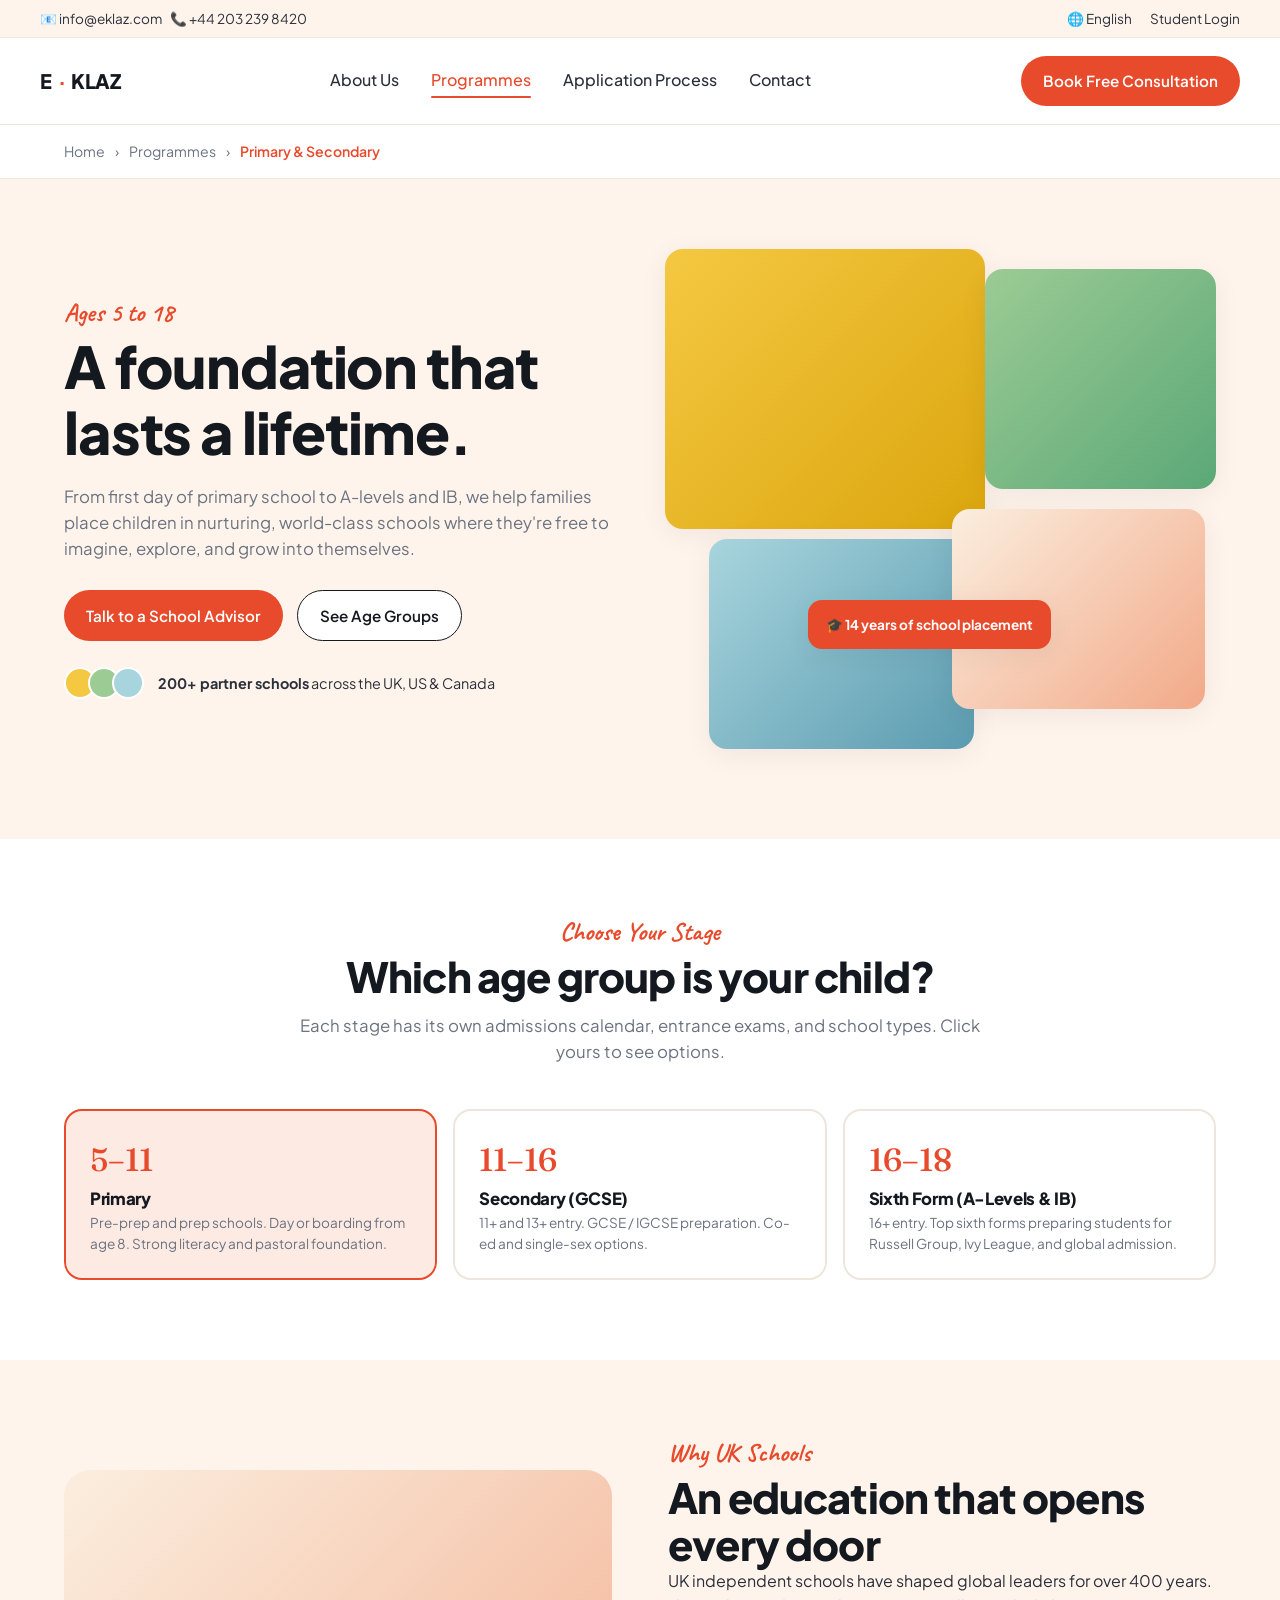
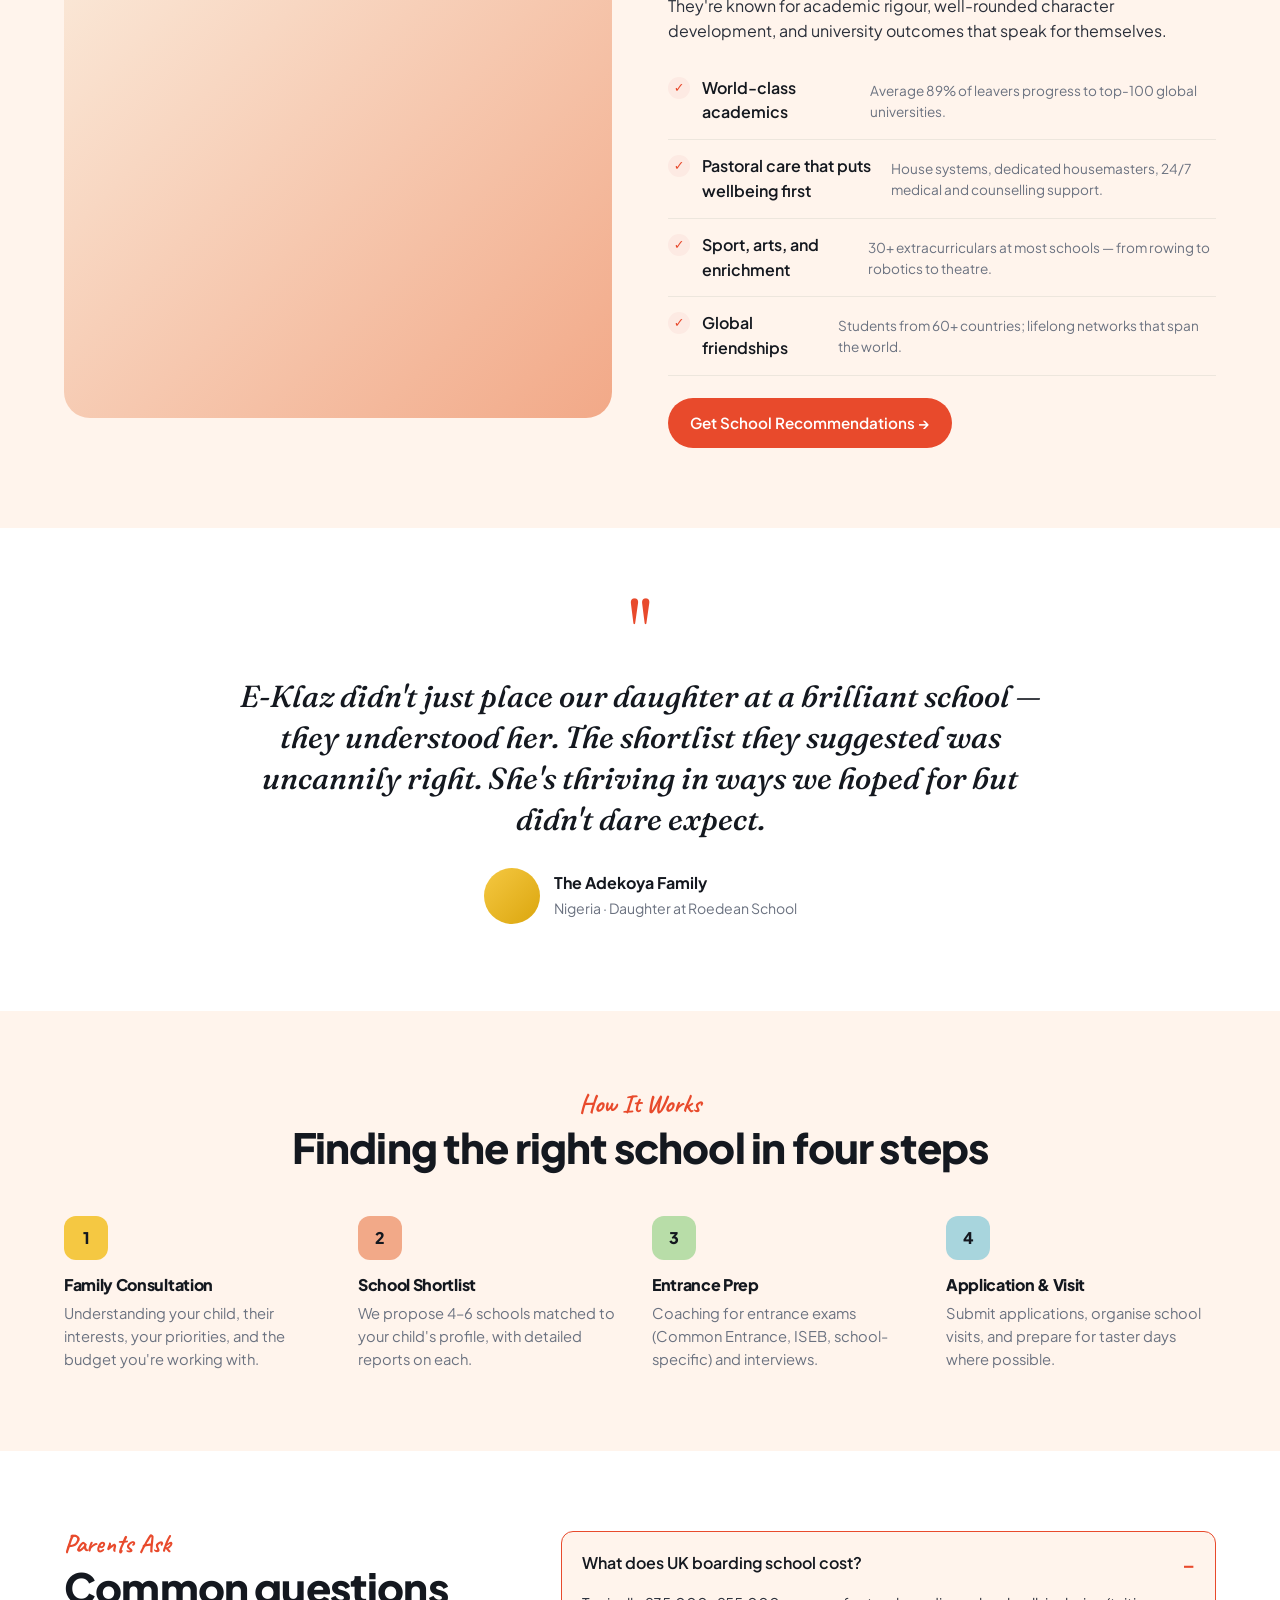
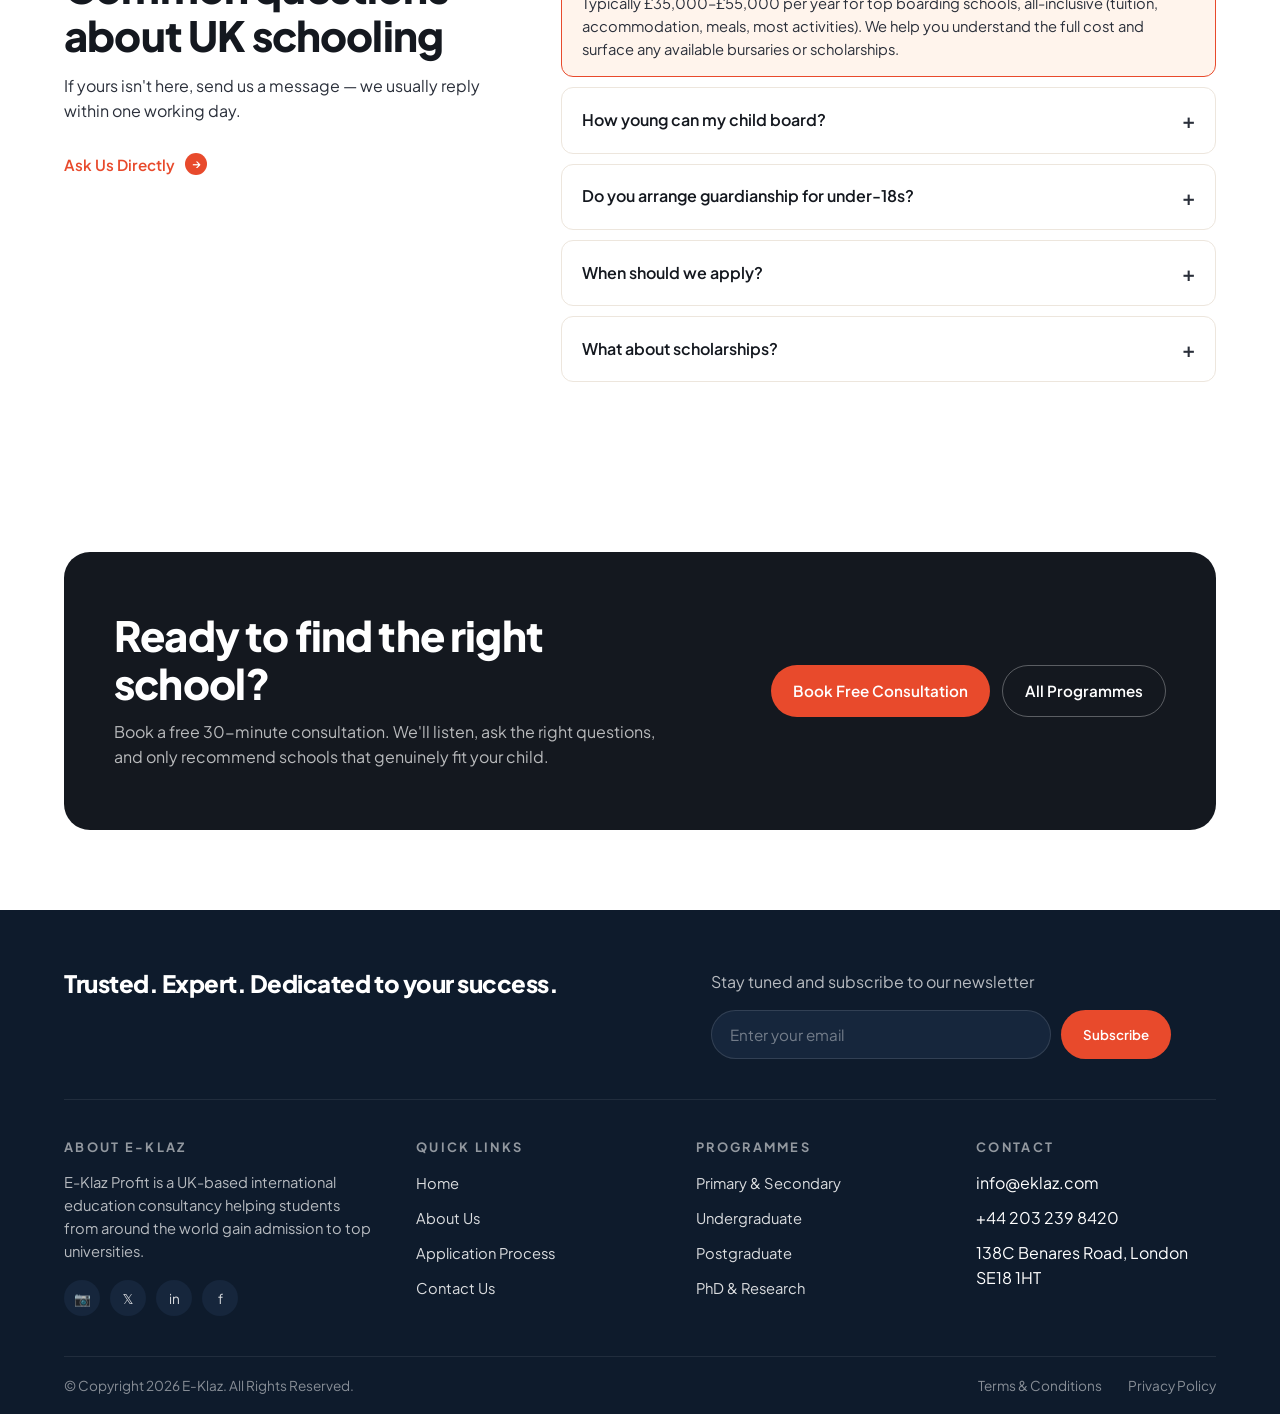
<file: primary-secondary.html>
<!DOCTYPE html>
<html lang="en">
<head>
<meta charset="UTF-8">
<meta name="viewport" content="width=device-width, initial-scale=1.0">
<title>Primary & Secondary — E-Klaz</title>
<link rel="stylesheet" href="styles.css">
</head>
<body>

<div class="topbar">
  <div class="container row">
    <div>📧 info@eklaz.com &nbsp;&nbsp; 📞 +44 203 239 8420</div>
    <div class="links"><a href="#">🌐 English</a><a href="#">Student Login</a></div>
  </div>
</div>
<header class="site">
  <div class="container row">
    <a href="index.html" class="logo">E <span class="dot">·</span> KLAZ</a>
    <nav class="primary">
      <ul>
        <li><a href="about.html">About Us</a></li>
        <li><a href="programmes.html" class="active">Programmes</a></li>
        <li><a href="application-process.html">Application Process</a></li>
        <li><a href="contact-us.html">Contact</a></li>
      </ul>
    </nav>
    <div class="nav-actions"><a href="contact-us.html" class="btn btn-primary">Book Free Consultation</a></div>
  </div>
</header>

<div class="bc">
  <div class="container">
    <a href="index.html">Home</a> <span class="sep">›</span>
    <a href="programmes.html">Programmes</a> <span class="sep">›</span>
    <span class="cur">Primary & Secondary</span>
  </div>
</div>

<!-- HERO: 4-image collage (very different from home's single-image hero) -->
<section class="hero-collage">
  <div class="container">
    <div class="grid">
      <div>
        <span class="eyebrow">Ages 5 to 18</span>
        <h1>A foundation that lasts a lifetime.</h1>
        <p class="lead" style="margin: 18px 0 28px;">From first day of primary school to A-levels and IB, we help families place children in nurturing, world-class schools where they're free to imagine, explore, and grow into themselves.</p>
        <div style="display:flex; gap: 14px; flex-wrap: wrap; margin-bottom: 26px;">
          <a href="contact-us.html" class="btn btn-primary">Talk to a School Advisor</a>
          <a href="#bands" class="btn btn-outline">See Age Groups</a>
        </div>
        <div style="display:flex; align-items:center; gap: 14px; font-size: 0.9rem; color: var(--ink-soft);">
          <div style="display:flex;"><span style="width:32px; height:32px; border-radius:50%; background:#F5C842; border:2px solid #fff;"></span><span style="width:32px; height:32px; border-radius:50%; background:#9CCB94; border:2px solid #fff; margin-left:-8px;"></span><span style="width:32px; height:32px; border-radius:50%; background:#A8D5DD; border:2px solid #fff; margin-left:-8px;"></span></div>
          <span><strong>200+ partner schools</strong> across the UK, US & Canada</span>
        </div>
      </div>
      <div class="collage">
        <div class="c c1 img-fallback-4"></div>
        <div class="c c2 img-fallback-2"></div>
        <div class="c c3 img-fallback-3"></div>
        <div class="c c4 img-fallback-5"></div>
        <div class="badge-float">🎓 14 years of school placement</div>
      </div>
    </div>
  </div>
</section>

<!-- AGE BAND SELECTOR (NEW component) -->
<section class="section" id="bands">
  <div class="container">
    <div class="section-head">
      <span class="eyebrow">Choose Your Stage</span>
      <h2>Which age group is your child?</h2>
      <p class="lead tight">Each stage has its own admissions calendar, entrance exams, and school types. Click yours to see options.</p>
    </div>
    <div class="age-bands">
      <div class="age-band on">
        <div class="ages">5–11</div>
        <h4>Primary</h4>
        <p>Pre-prep and prep schools. Day or boarding from age 8. Strong literacy and pastoral foundation.</p>
      </div>
      <div class="age-band">
        <div class="ages">11–16</div>
        <h4>Secondary (GCSE)</h4>
        <p>11+ and 13+ entry. GCSE / IGCSE preparation. Co-ed and single-sex options.</p>
      </div>
      <div class="age-band">
        <div class="ages">16–18</div>
        <h4>Sixth Form (A-Levels & IB)</h4>
        <p>16+ entry. Top sixth forms preparing students for Russell Group, Ivy League, and global admission.</p>
      </div>
    </div>
  </div>
</section>

<!-- SCHOOL TYPES — feature row variant (image left, content right with quote) -->
<section class="section bg-cream">
  <div class="container">
    <div class="feature-row">
      <div class="feature-img img-fallback-5"></div>
      <div>
        <span class="eyebrow">Why UK Schools</span>
        <h2>An education that opens every door</h2>
        <p>UK independent schools have shaped global leaders for over 400 years. They're known for academic rigour, well-rounded character development, and university outcomes that speak for themselves.</p>
        <ul class="checklist">
          <li>World-class academics <span class="sub">Average 89% of leavers progress to top-100 global universities.</span></li>
          <li>Pastoral care that puts wellbeing first <span class="sub">House systems, dedicated housemasters, 24/7 medical and counselling support.</span></li>
          <li>Sport, arts, and enrichment <span class="sub">30+ extracurriculars at most schools — from rowing to robotics to theatre.</span></li>
          <li>Global friendships <span class="sub">Students from 60+ countries; lifelong networks that span the world.</span></li>
        </ul>
        <a href="contact-us.html" class="btn btn-primary">Get School Recommendations →</a>
      </div>
    </div>
  </div>
</section>

<!-- PARENT TESTIMONIAL (different style — quote-led card on cream, not green band) -->
<section class="section">
  <div class="container">
    <div style="max-width: 820px; margin: 0 auto; text-align: center;">
      <div style="font-family: var(--f-serif); font-size: 5rem; line-height: 0.6; color: var(--coral); margin-bottom: 20px;">"</div>
      <blockquote style="font-family: var(--f-serif); font-weight: 500; font-size: clamp(1.4rem, 2.4vw, 1.9rem); line-height: 1.35; font-style: italic; margin: 0 0 28px; color: var(--ink);">
        E-Klaz didn't just place our daughter at a brilliant school — they understood her. The shortlist they suggested was uncannily right. She's thriving in ways we hoped for but didn't dare expect.
      </blockquote>
      <div style="display: inline-flex; align-items: center; gap: 14px;">
        <div style="width: 56px; height: 56px; border-radius: 50%;" class="img-fallback-4"></div>
        <div style="text-align: left;">
          <strong style="display: block;">The Adekoya Family</strong>
          <span style="font-size: 0.88rem; color: var(--muted);">Nigeria · Daughter at Roedean School</span>
        </div>
      </div>
    </div>
  </div>
</section>

<!-- 4-STEP PROCESS (specific to schools) -->
<section class="section bg-cream">
  <div class="container">
    <div class="section-head">
      <span class="eyebrow">How It Works</span>
      <h2>Finding the right school in four steps</h2>
    </div>
    <div class="grid-4">
      <div>
        <div style="width:44px; height:44px; border-radius: 12px; background: var(--acc-yellow); display:flex; align-items:center; justify-content:center; font-weight:800; margin-bottom: 16px;">1</div>
        <h4 style="margin-bottom: 8px;">Family Consultation</h4>
        <p style="font-size: 0.92rem; color: var(--muted); margin:0;">Understanding your child, their interests, your priorities, and the budget you're working with.</p>
      </div>
      <div>
        <div style="width:44px; height:44px; border-radius: 12px; background: var(--acc-peach); display:flex; align-items:center; justify-content:center; font-weight:800; margin-bottom: 16px;">2</div>
        <h4 style="margin-bottom: 8px;">School Shortlist</h4>
        <p style="font-size: 0.92rem; color: var(--muted); margin:0;">We propose 4–6 schools matched to your child's profile, with detailed reports on each.</p>
      </div>
      <div>
        <div style="width:44px; height:44px; border-radius: 12px; background: var(--acc-mint); display:flex; align-items:center; justify-content:center; font-weight:800; margin-bottom: 16px;">3</div>
        <h4 style="margin-bottom: 8px;">Entrance Prep</h4>
        <p style="font-size: 0.92rem; color: var(--muted); margin:0;">Coaching for entrance exams (Common Entrance, ISEB, school-specific) and interviews.</p>
      </div>
      <div>
        <div style="width:44px; height:44px; border-radius: 12px; background: var(--acc-sky); display:flex; align-items:center; justify-content:center; font-weight:800; margin-bottom: 16px;">4</div>
        <h4 style="margin-bottom: 8px;">Application & Visit</h4>
        <p style="font-size: 0.92rem; color: var(--muted); margin:0;">Submit applications, organise school visits, and prepare for taster days where possible.</p>
      </div>
    </div>
  </div>
</section>

<!-- FAQ — 2-column layout -->
<section class="section">
  <div class="container">
    <div class="faq-2col faq">
      <div class="side">
        <span class="eyebrow">Parents Ask</span>
        <h2>Common questions about UK schooling</h2>
        <p>If yours isn't here, send us a message — we usually reply within one working day.</p>
        <a href="contact-us.html" class="btn btn-ghost">Ask Us Directly <span class="arr">→</span></a>
      </div>
      <div>
        <details open>
          <summary>What does UK boarding school cost?</summary>
          <div class="a">Typically £35,000–£55,000 per year for top boarding schools, all-inclusive (tuition, accommodation, meals, most activities). We help you understand the full cost and surface any available bursaries or scholarships.</div>
        </details>
        <details>
          <summary>How young can my child board?</summary>
          <div class="a">Most boarding schools take students from age 8, though some accept from age 7. We help you assess whether boarding is right at each stage.</div>
        </details>
        <details>
          <summary>Do you arrange guardianship for under-18s?</summary>
          <div class="a">Yes — UKCISA-registered guardianship is a legal requirement for international students under 18 and we handle it as part of our service.</div>
        </details>
        <details>
          <summary>When should we apply?</summary>
          <div class="a">For September entry, ideally 18 months ahead for top schools. Selective schools have limited places and early entrance exams.</div>
        </details>
        <details>
          <summary>What about scholarships?</summary>
          <div class="a">Academic, music, sport, art, and all-rounder scholarships are available at most independent schools. Awards typically cover 10–50% of fees.</div>
        </details>
      </div>
    </div>
  </div>
</section>

<!-- Dark CTA (different from coral) -->
<section class="section">
  <div class="container">
    <div class="cta-dark">
      <div>
        <h2>Ready to find the right school?</h2>
        <p>Book a free 30-minute consultation. We'll listen, ask the right questions, and only recommend schools that genuinely fit your child.</p>
      </div>
      <div class="actions">
        <a href="contact-us.html" class="btn btn-primary">Book Free Consultation</a>
        <a href="programmes.html" class="btn btn-outline">All Programmes</a>
      </div>
    </div>
  </div>
</section>

<footer class="site">
  <div class="container">
    <div class="top">
      <div><h3>Trusted. Expert. Dedicated to your success.</h3></div>
      <div>
        <p>Stay tuned and subscribe to our newsletter</p>
        <form class="sub-form" onsubmit="event.preventDefault();">
          <input type="email" placeholder="Enter your email">
          <button type="submit">Subscribe</button>
        </form>
      </div>
    </div>
    <div class="links-row">
      <div>
        <h4>ABOUT E-KLAZ</h4>
        <p style="font-size:0.92rem;">E-Klaz Profit is a UK-based international education consultancy helping students from around the world gain admission to top universities.</p>
        <div class="socials"><a href="#">📷</a><a href="#">𝕏</a><a href="#">in</a><a href="#">f</a></div>
      </div>
      <div>
        <h4>QUICK LINKS</h4>
        <ul>
          <li><a href="index.html">Home</a></li>
          <li><a href="about.html">About Us</a></li>
          <li><a href="application-process.html">Application Process</a></li>
          <li><a href="contact-us.html">Contact Us</a></li>
        </ul>
      </div>
      <div>
        <h4>PROGRAMMES</h4>
        <ul>
          <li><a href="primary-secondary.html">Primary & Secondary</a></li>
          <li><a href="undergraduate.html">Undergraduate</a></li>
          <li><a href="postgraduate.html">Postgraduate</a></li>
          <li><a href="phd.html">PhD & Research</a></li>
        </ul>
      </div>
      <div>
        <h4>CONTACT</h4>
        <ul>
          <li>info@eklaz.com</li>
          <li>+44 203 239 8420</li>
          <li>138C Benares Road, London SE18 1HT</li>
        </ul>
      </div>
    </div>
    <div class="bottom">
      <div>© Copyright 2026 E-Klaz. All Rights Reserved.</div>
      <div class="right"><a href="#">Terms & Conditions</a><a href="#">Privacy Policy</a></div>
    </div>
  </div>
</footer>

</body>
</html>
</file>
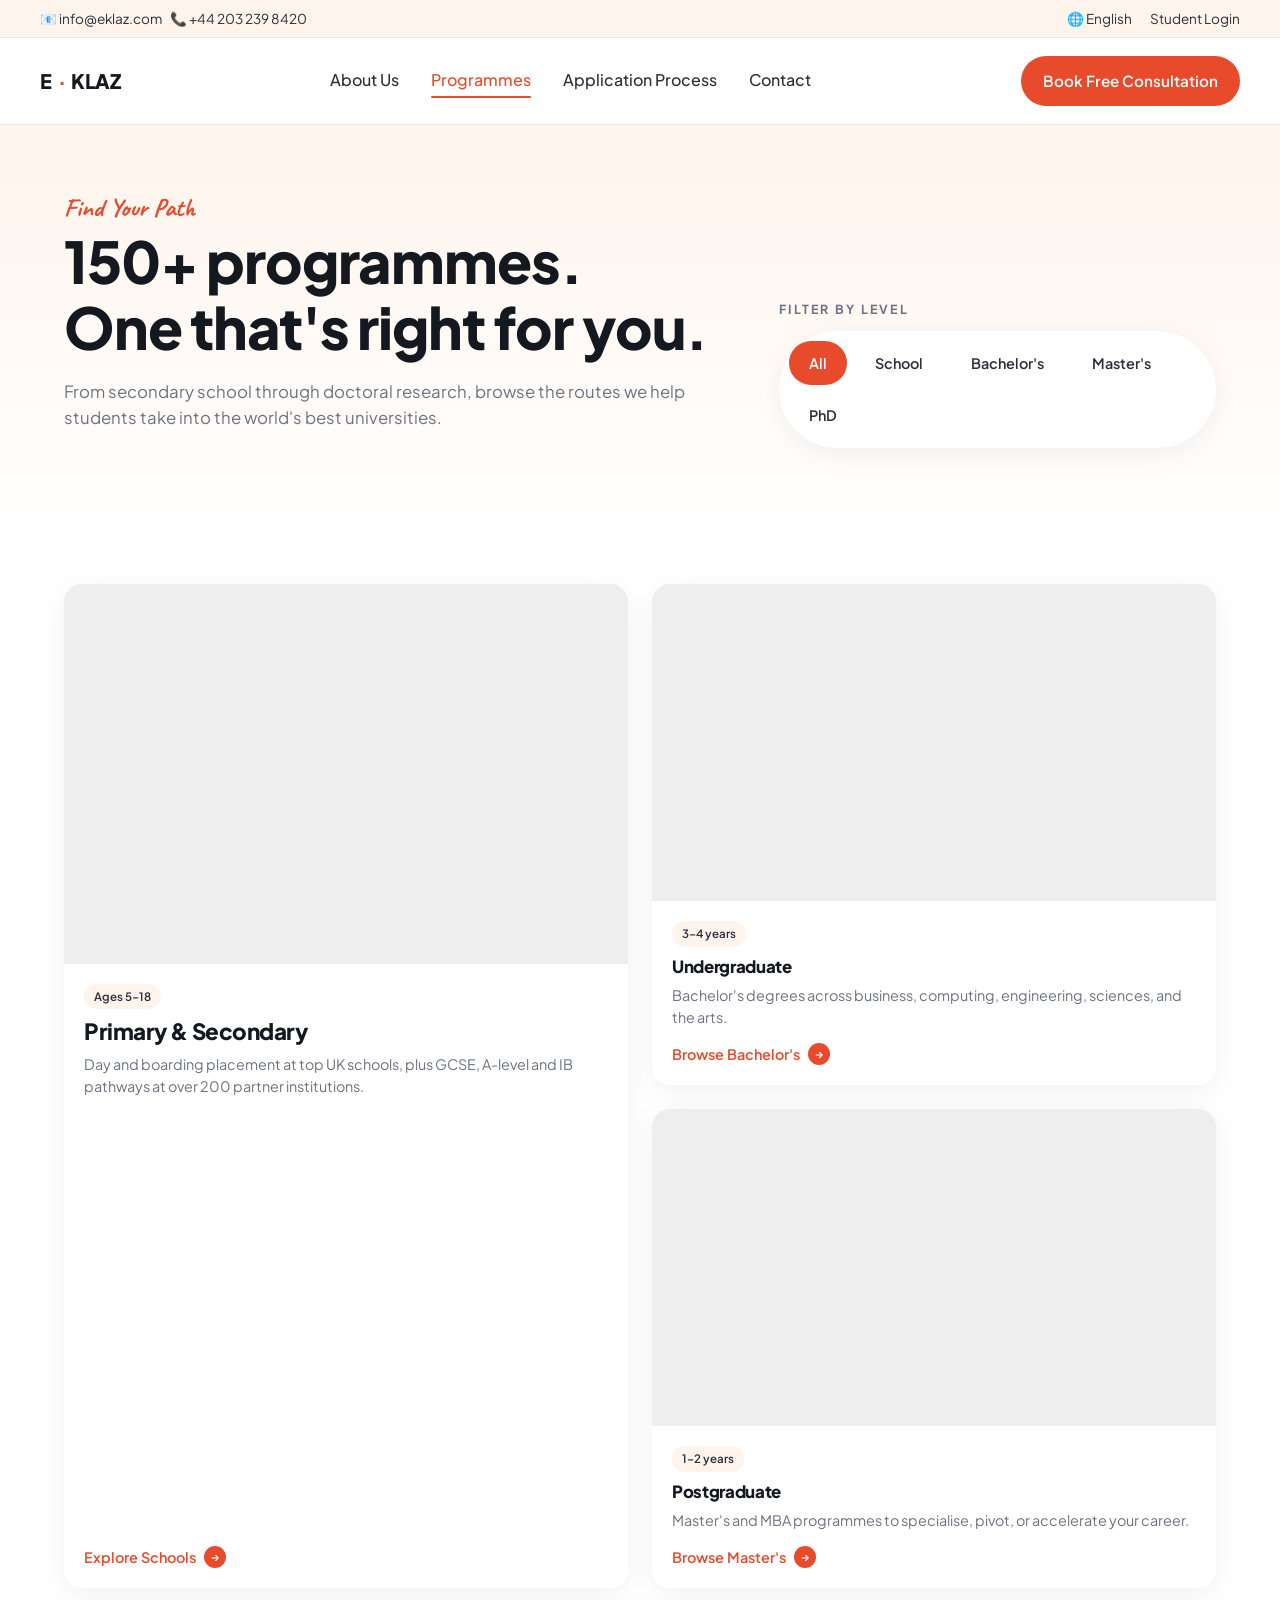
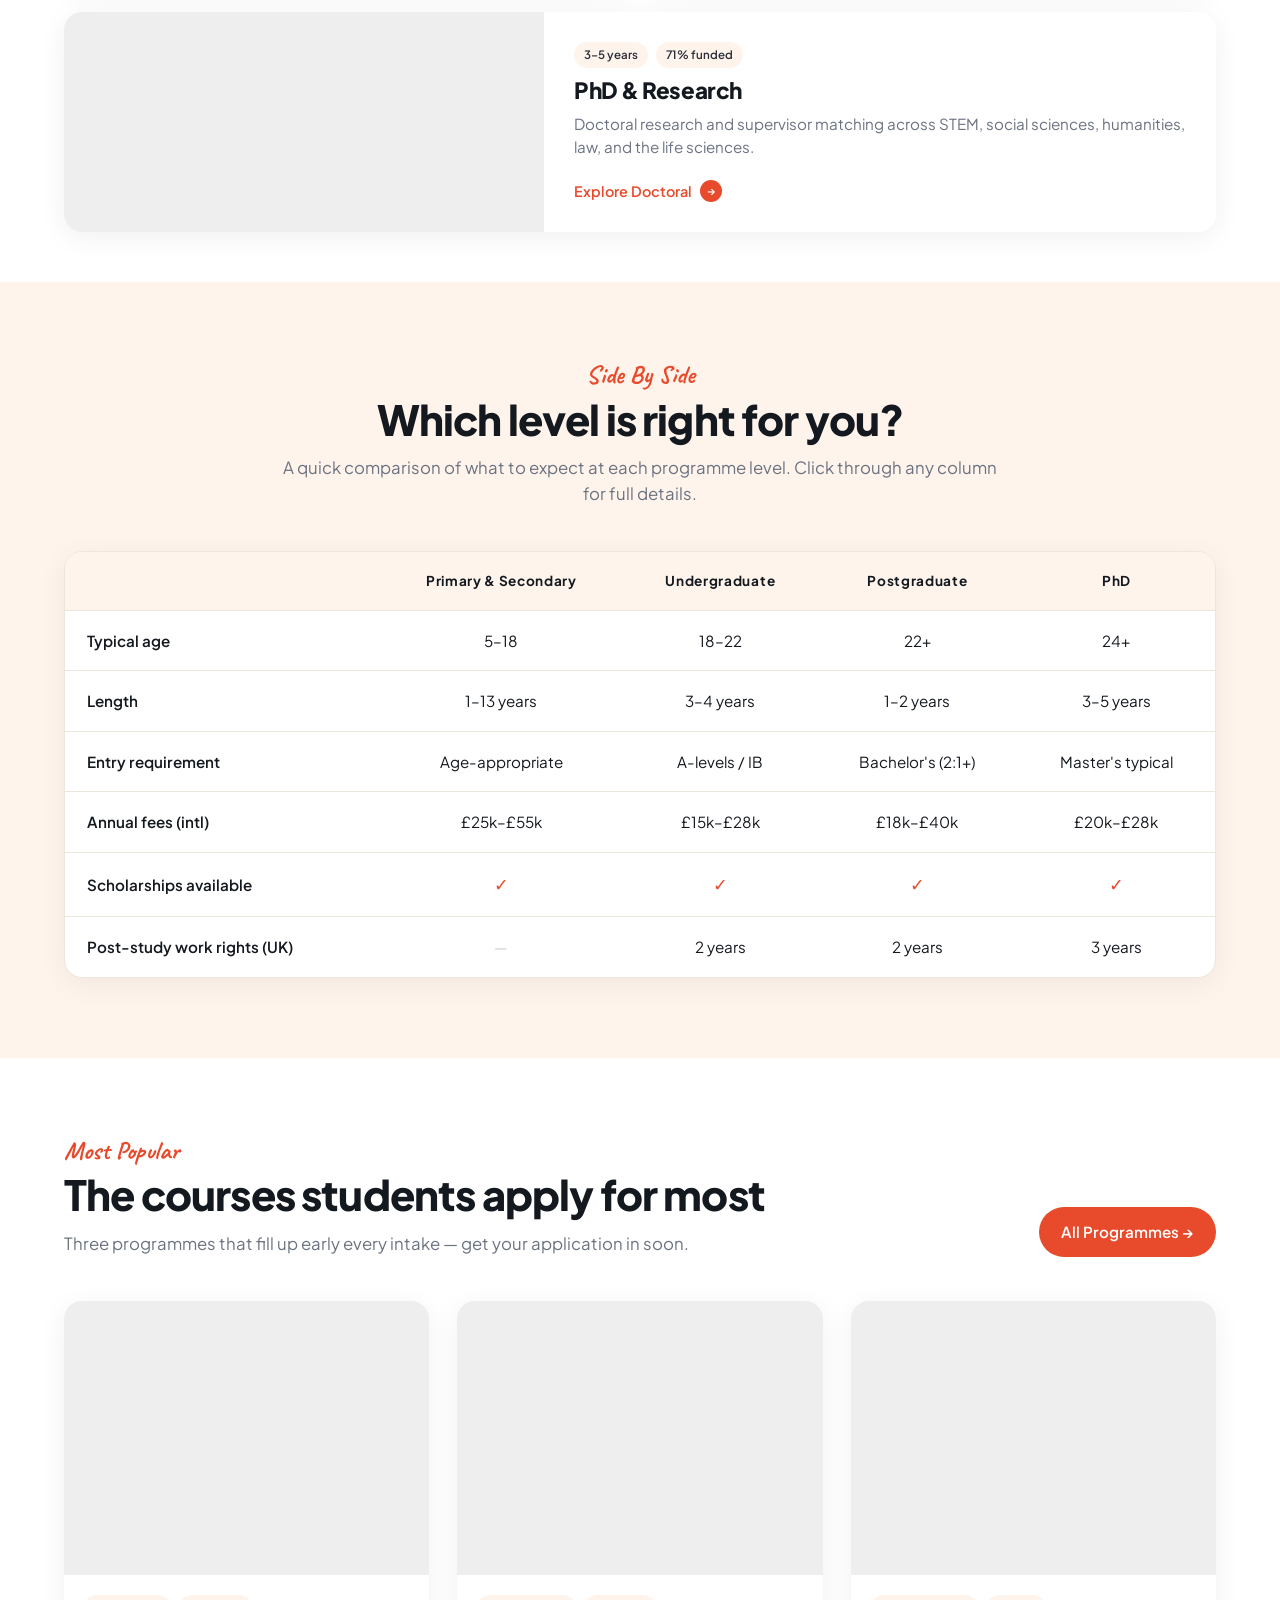
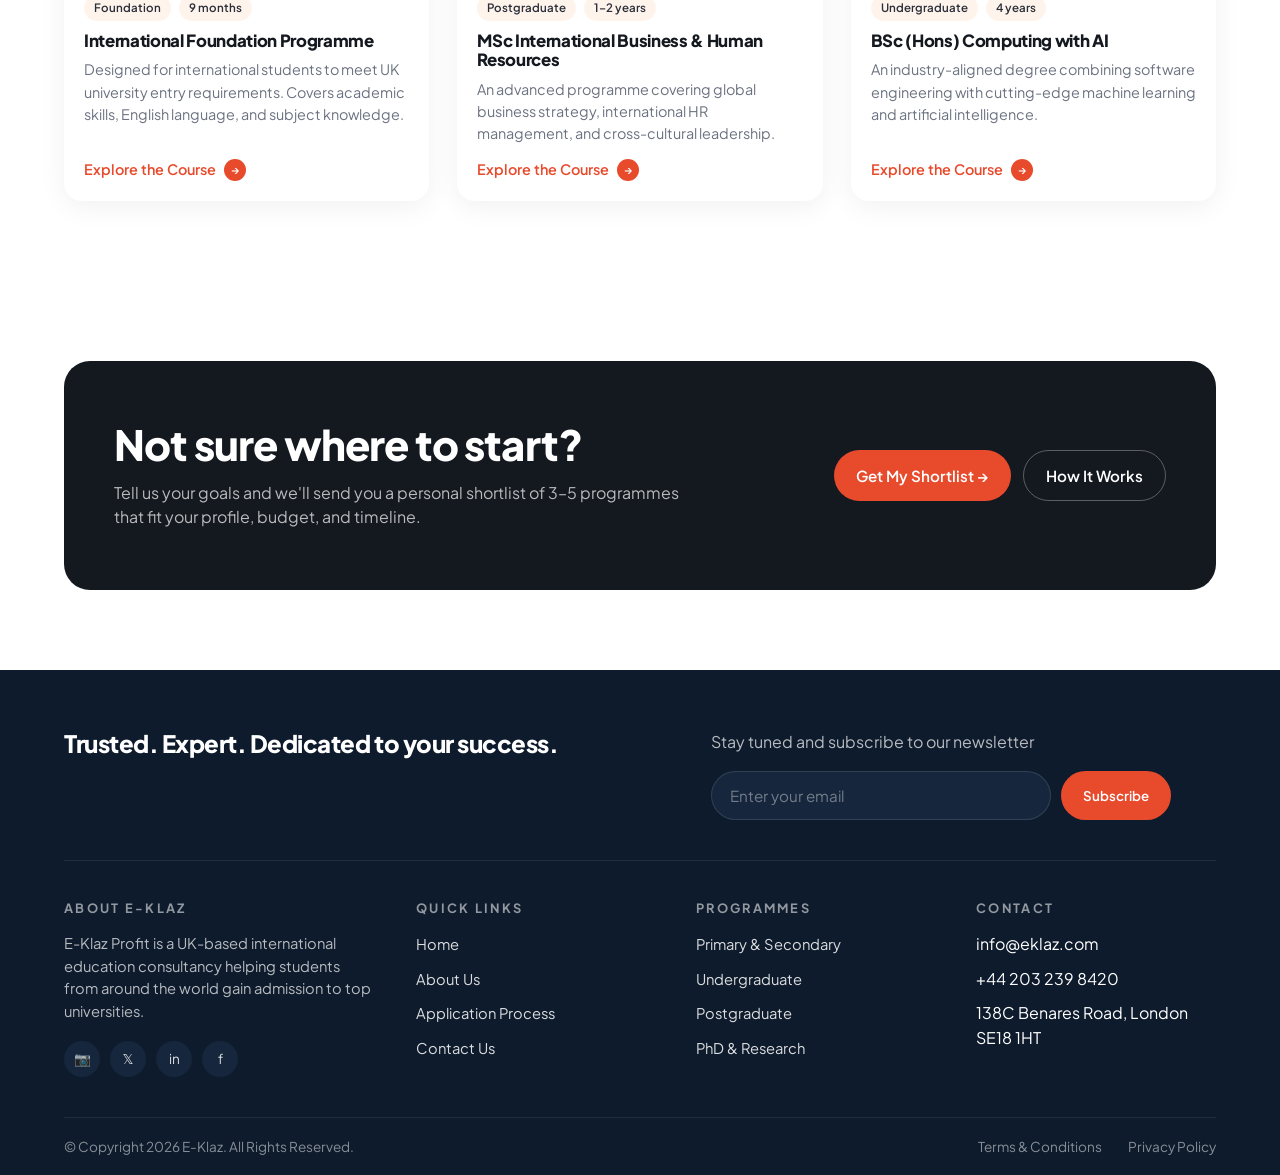
<file: programmes.html>
<!DOCTYPE html>
<html lang="en">
<head>
<meta charset="UTF-8">
<meta name="viewport" content="width=device-width, initial-scale=1.0">
<title>Programmes — E-Klaz</title>
<link rel="stylesheet" href="styles.css">
</head>
<body>

<div class="topbar">
  <div class="container row">
    <div>📧 info@eklaz.com &nbsp;&nbsp; 📞 +44 203 239 8420</div>
    <div class="links"><a href="#">🌐 English</a><a href="#">Student Login</a></div>
  </div>
</div>
<header class="site">
  <div class="container row">
    <a href="index.html" class="logo">E <span class="dot">·</span> KLAZ</a>
    <nav class="primary">
      <ul>
        <li><a href="about.html">About Us</a></li>
        <li><a href="programmes.html" class="active">Programmes</a></li>
        <li><a href="application-process.html">Application Process</a></li>
        <li><a href="contact-us.html">Contact</a></li>
      </ul>
    </nav>
    <div class="nav-actions"><a href="contact-us.html" class="btn btn-primary">Book Free Consultation</a></div>
  </div>
</header>

<!-- HERO: catalog-style with filter pills, no big photo -->
<section class="hero-catalog">
  <div class="container">
    <div class="top-row">
      <div>
        <span class="eyebrow">Find Your Path</span>
        <h1>150+ programmes. <br>One that's right for you.</h1>
        <p class="lead">From secondary school through doctoral research, browse the routes we help students take into the world's best universities.</p>
      </div>
      <div>
        <div style="font-size: 0.78rem; letter-spacing: 0.18em; color: var(--muted); font-weight: 700; margin-bottom: 12px;">FILTER BY LEVEL</div>
        <div class="cat-pills">
          <a href="#all" class="on">All</a>
          <a href="primary-secondary.html">School</a>
          <a href="undergraduate.html">Bachelor's</a>
          <a href="postgraduate.html">Master's</a>
          <a href="phd.html">PhD</a>
        </div>
      </div>
    </div>
  </div>
</section>

<!-- 4 LEVEL TILES (asymmetric — larger first card, two stacked, then full-width) -->
<section class="section-sm">
  <div class="container" id="all">
    <div class="grid-2" style="gap: 24px;">
      <a href="primary-secondary.html" class="card" style="grid-row: span 2; text-decoration:none;">
        <div class="img img-fallback-4" style="aspect-ratio: auto; min-height: 380px;"></div>
        <div class="body">
          <div class="tags"><span class="tag">Ages 5–18</span></div>
          <h3 style="font-size: 1.4rem;">Primary & Secondary</h3>
          <p class="desc">Day and boarding placement at top UK schools, plus GCSE, A-level and IB pathways at over 200 partner institutions.</p>
          <span class="more">Explore Schools <span class="arr">→</span></span>
        </div>
      </a>
      <a href="undergraduate.html" class="card" style="text-decoration:none;">
        <div class="img img-fallback-2" style="aspect-ratio: 16/9;"></div>
        <div class="body">
          <div class="tags"><span class="tag">3–4 years</span></div>
          <h3>Undergraduate</h3>
          <p class="desc">Bachelor's degrees across business, computing, engineering, sciences, and the arts.</p>
          <span class="more">Browse Bachelor's <span class="arr">→</span></span>
        </div>
      </a>
      <a href="postgraduate.html" class="card" style="text-decoration:none;">
        <div class="img img-fallback-5" style="aspect-ratio: 16/9;"></div>
        <div class="body">
          <div class="tags"><span class="tag">1–2 years</span></div>
          <h3>Postgraduate</h3>
          <p class="desc">Master's and MBA programmes to specialise, pivot, or accelerate your career.</p>
          <span class="more">Browse Master's <span class="arr">→</span></span>
        </div>
      </a>
      <a href="phd.html" class="card" style="grid-column: span 2; text-decoration:none;">
        <div style="display:grid; grid-template-columns: 1fr 1.4fr; min-height: 220px;">
          <div class="img img-fallback-3" style="aspect-ratio: auto;"></div>
          <div class="body" style="padding: 30px;">
            <div class="tags"><span class="tag">3–5 years</span><span class="tag">71% funded</span></div>
            <h3 style="font-size: 1.4rem;">PhD & Research</h3>
            <p class="desc" style="font-size: 0.95rem;">Doctoral research and supervisor matching across STEM, social sciences, humanities, law, and the life sciences.</p>
            <span class="more">Explore Doctoral <span class="arr">→</span></span>
          </div>
        </div>
      </a>
    </div>
  </div>
</section>

<!-- COMPARE TABLE (NEW component, not on home) -->
<section class="section bg-cream">
  <div class="container">
    <div class="section-head">
      <span class="eyebrow">Side By Side</span>
      <h2>Which level is right for you?</h2>
      <p class="lead tight">A quick comparison of what to expect at each programme level. Click through any column for full details.</p>
    </div>
    <div class="compare">
      <table>
        <thead>
          <tr>
            <th>&nbsp;</th>
            <th>Primary & Secondary</th>
            <th>Undergraduate</th>
            <th>Postgraduate</th>
            <th>PhD</th>
          </tr>
        </thead>
        <tbody>
          <tr>
            <td>Typical age</td>
            <td>5–18</td>
            <td>18–22</td>
            <td>22+</td>
            <td>24+</td>
          </tr>
          <tr>
            <td>Length</td>
            <td>1–13 years</td>
            <td>3–4 years</td>
            <td>1–2 years</td>
            <td>3–5 years</td>
          </tr>
          <tr>
            <td>Entry requirement</td>
            <td>Age-appropriate</td>
            <td>A-levels / IB</td>
            <td>Bachelor's (2:1+)</td>
            <td>Master's typical</td>
          </tr>
          <tr>
            <td>Annual fees (intl)</td>
            <td>£25k–£55k</td>
            <td>£15k–£28k</td>
            <td>£18k–£40k</td>
            <td>£20k–£28k</td>
          </tr>
          <tr>
            <td>Scholarships available</td>
            <td><span class="yes">✓</span></td>
            <td><span class="yes">✓</span></td>
            <td><span class="yes">✓</span></td>
            <td><span class="yes">✓</span></td>
          </tr>
          <tr>
            <td>Post-study work rights (UK)</td>
            <td><span class="no">—</span></td>
            <td>2 years</td>
            <td>2 years</td>
            <td>3 years</td>
          </tr>
        </tbody>
      </table>
    </div>
  </div>
</section>

<!-- FEATURED COURSES (carry-over from home but slightly varied — 3 cards instead of 6, larger format) -->
<section class="section">
  <div class="container">
    <div class="section-head left">
      <span class="eyebrow">Most Popular</span>
      <div style="display:flex; justify-content:space-between; align-items:end; gap:24px; flex-wrap:wrap;">
        <div>
          <h2>The courses students apply for most</h2>
          <p class="lead">Three programmes that fill up early every intake — get your application in soon.</p>
        </div>
        <a href="#all" class="btn btn-primary">All Programmes →</a>
      </div>
    </div>
    <div class="grid-3">
      <div class="card">
        <div class="img img-fallback-1"></div>
        <div class="body">
          <div class="tags"><span class="tag">Foundation</span><span class="tag">9 months</span></div>
          <h3>International Foundation Programme</h3>
          <p class="desc">Designed for international students to meet UK university entry requirements. Covers academic skills, English language, and subject knowledge.</p>
          <span class="more">Explore the Course <span class="arr">→</span></span>
        </div>
      </div>
      <div class="card">
        <div class="img img-fallback-2"></div>
        <div class="body">
          <div class="tags"><span class="tag">Postgraduate</span><span class="tag">1–2 years</span></div>
          <h3>MSc International Business & Human Resources</h3>
          <p class="desc">An advanced programme covering global business strategy, international HR management, and cross-cultural leadership.</p>
          <span class="more">Explore the Course <span class="arr">→</span></span>
        </div>
      </div>
      <div class="card">
        <div class="img img-fallback-4"></div>
        <div class="body">
          <div class="tags"><span class="tag">Undergraduate</span><span class="tag">4 years</span></div>
          <h3>BSc (Hons) Computing with AI</h3>
          <p class="desc">An industry-aligned degree combining software engineering with cutting-edge machine learning and artificial intelligence.</p>
          <span class="more">Explore the Course <span class="arr">→</span></span>
        </div>
      </div>
    </div>
  </div>
</section>

<!-- DARK CTA (not coral — different feel from home) -->
<section class="section">
  <div class="container">
    <div class="cta-dark">
      <div>
        <h2>Not sure where to start?</h2>
        <p>Tell us your goals and we'll send you a personal shortlist of 3–5 programmes that fit your profile, budget, and timeline.</p>
      </div>
      <div class="actions">
        <a href="contact-us.html" class="btn btn-primary">Get My Shortlist →</a>
        <a href="application-process.html" class="btn btn-outline">How It Works</a>
      </div>
    </div>
  </div>
</section>

<footer class="site">
  <div class="container">
    <div class="top">
      <div><h3>Trusted. Expert. Dedicated to your success.</h3></div>
      <div>
        <p>Stay tuned and subscribe to our newsletter</p>
        <form class="sub-form" onsubmit="event.preventDefault();">
          <input type="email" placeholder="Enter your email">
          <button type="submit">Subscribe</button>
        </form>
      </div>
    </div>
    <div class="links-row">
      <div>
        <h4>ABOUT E-KLAZ</h4>
        <p style="font-size:0.92rem;">E-Klaz Profit is a UK-based international education consultancy helping students from around the world gain admission to top universities.</p>
        <div class="socials"><a href="#">📷</a><a href="#">𝕏</a><a href="#">in</a><a href="#">f</a></div>
      </div>
      <div>
        <h4>QUICK LINKS</h4>
        <ul>
          <li><a href="index.html">Home</a></li>
          <li><a href="about.html">About Us</a></li>
          <li><a href="application-process.html">Application Process</a></li>
          <li><a href="contact-us.html">Contact Us</a></li>
        </ul>
      </div>
      <div>
        <h4>PROGRAMMES</h4>
        <ul>
          <li><a href="primary-secondary.html">Primary & Secondary</a></li>
          <li><a href="undergraduate.html">Undergraduate</a></li>
          <li><a href="postgraduate.html">Postgraduate</a></li>
          <li><a href="phd.html">PhD & Research</a></li>
        </ul>
      </div>
      <div>
        <h4>CONTACT</h4>
        <ul>
          <li>info@eklaz.com</li>
          <li>+44 203 239 8420</li>
          <li>138C Benares Road, London SE18 1HT</li>
        </ul>
      </div>
    </div>
    <div class="bottom">
      <div>© Copyright 2026 E-Klaz. All Rights Reserved.</div>
      <div class="right"><a href="#">Terms & Conditions</a><a href="#">Privacy Policy</a></div>
    </div>
  </div>
</footer>

</body>
</html>
</file>
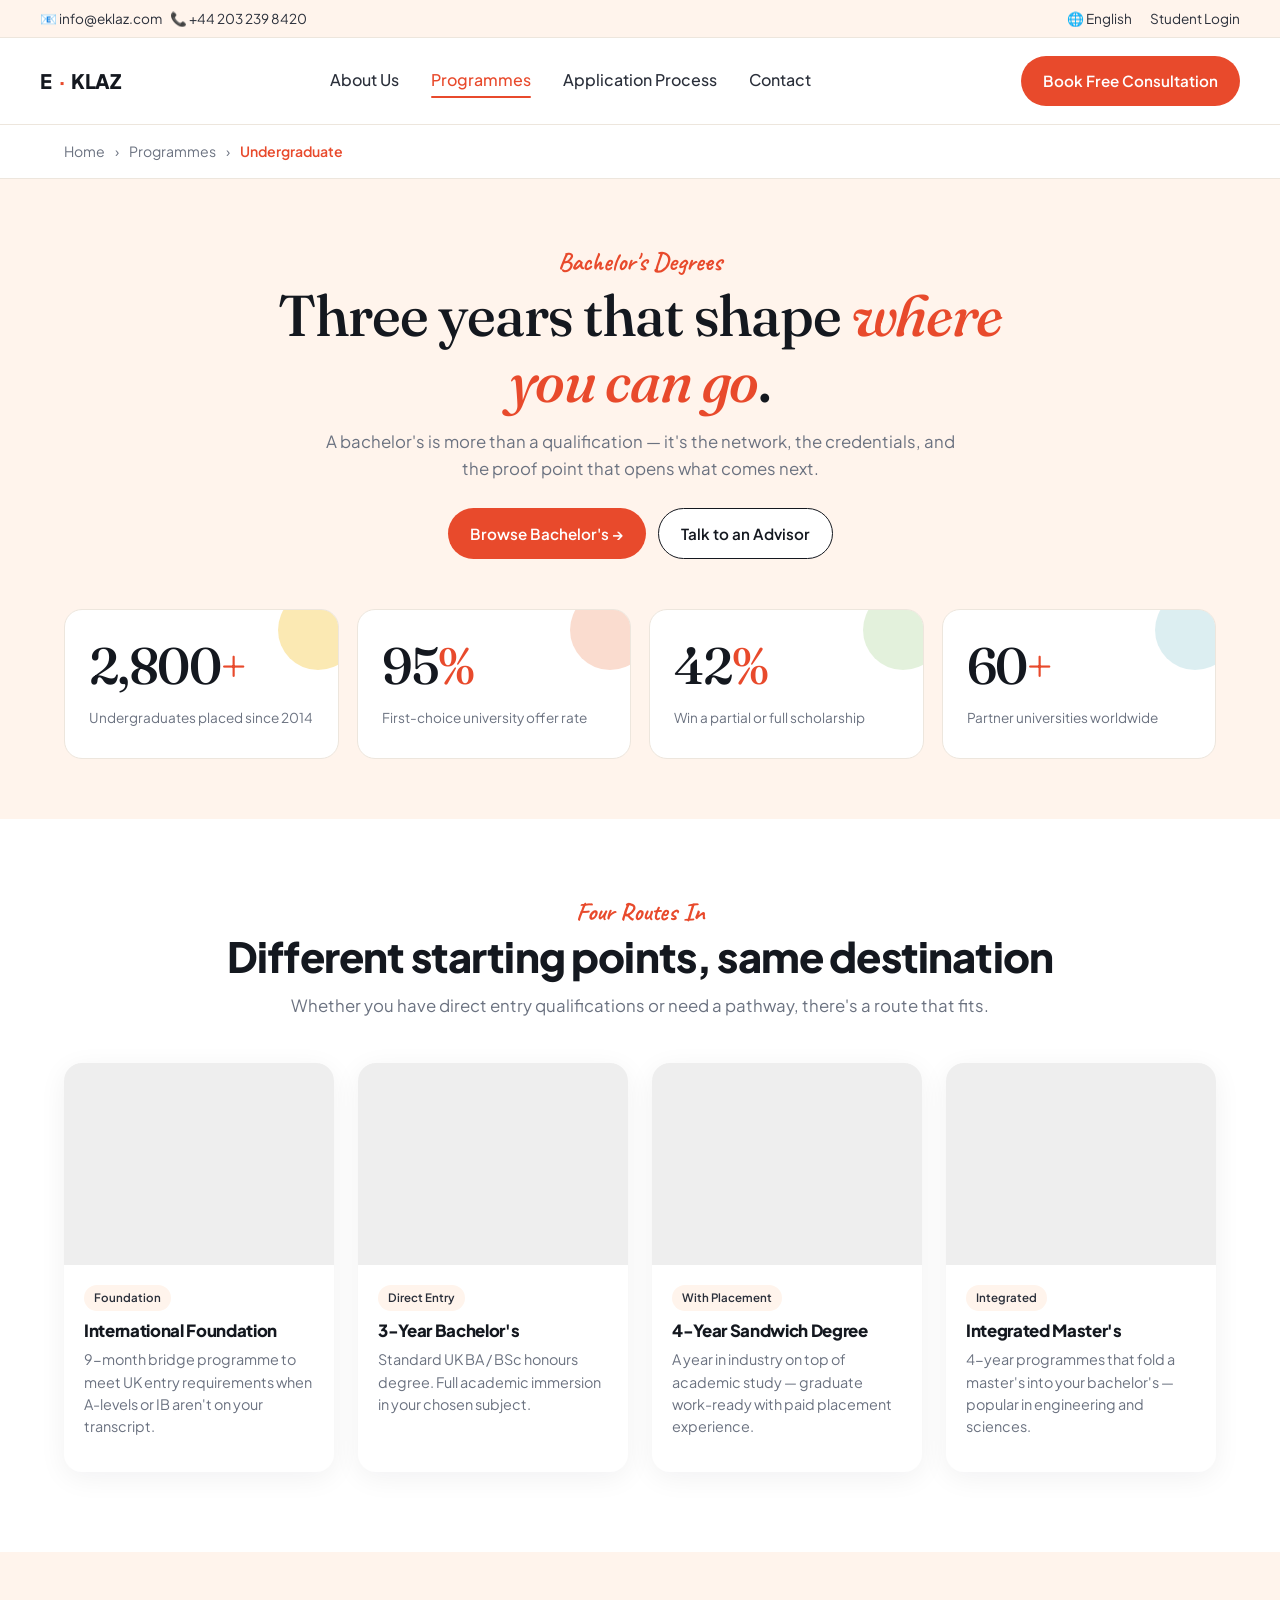
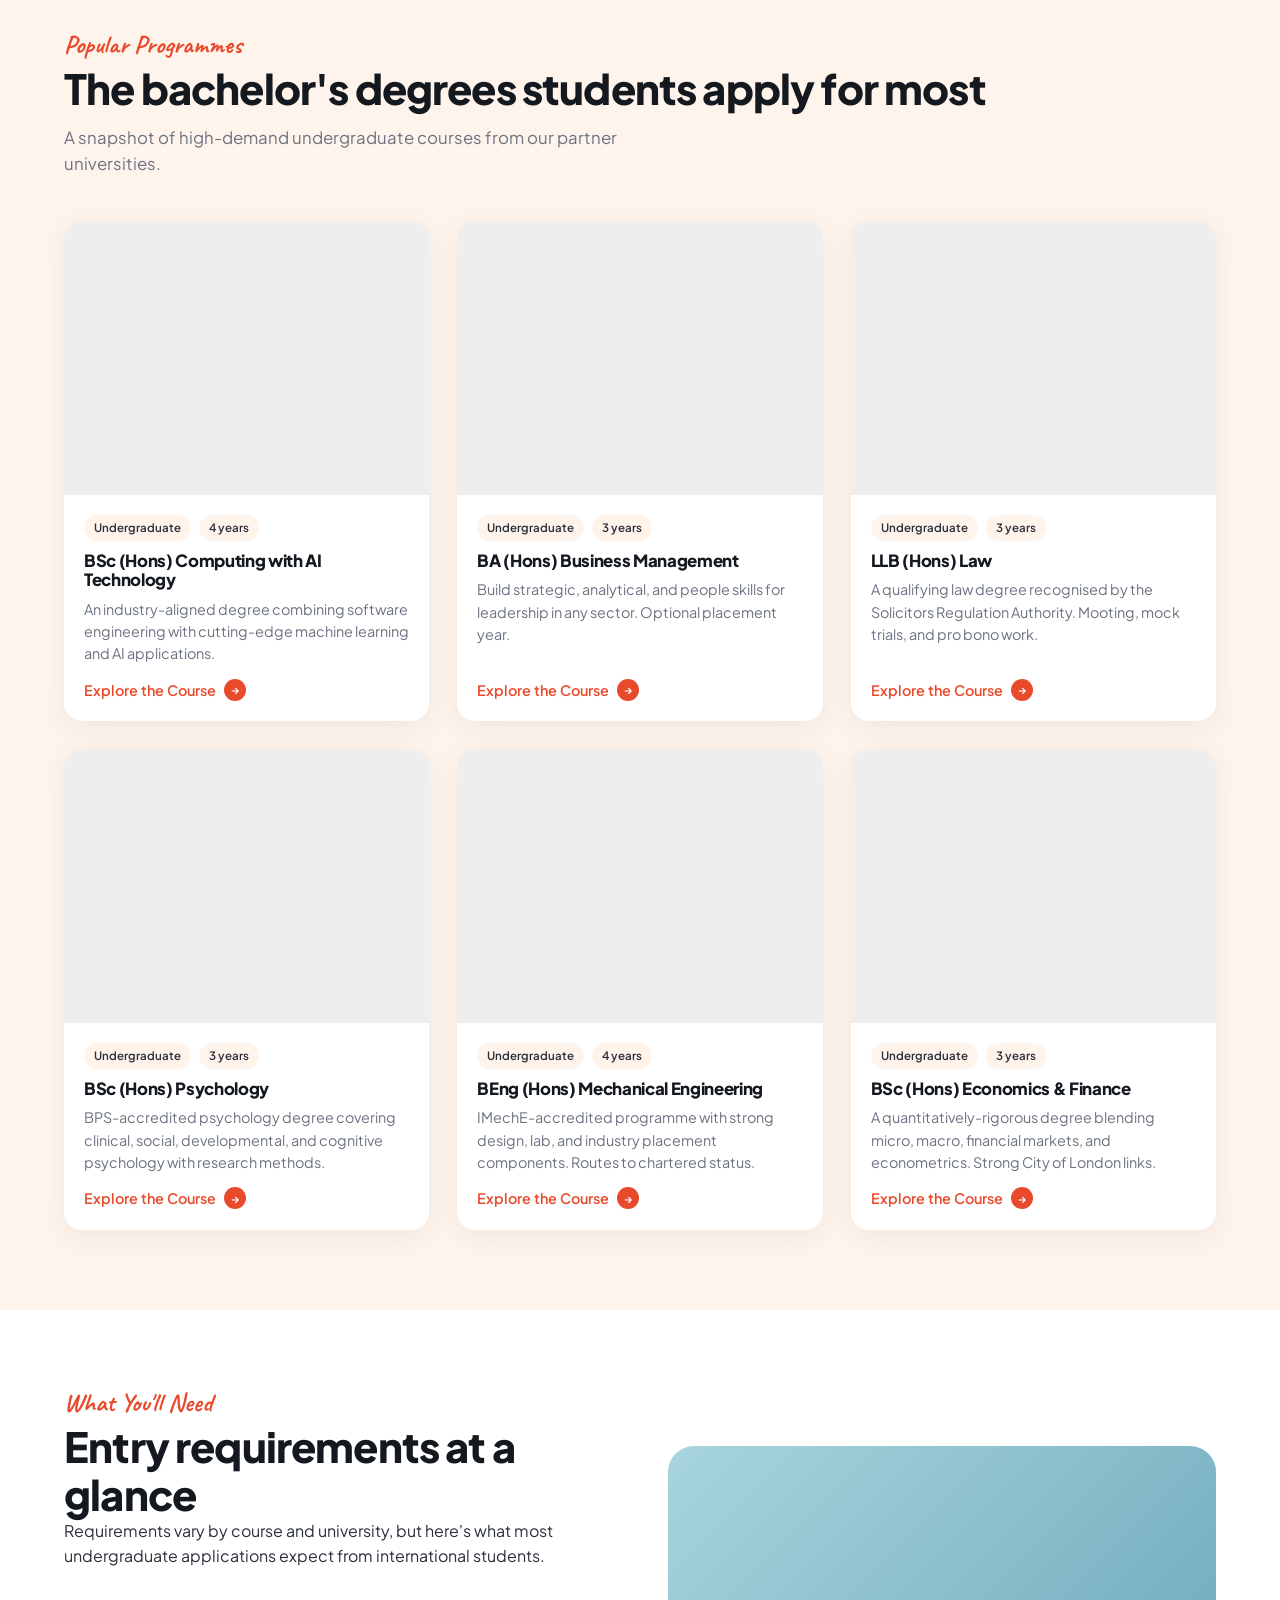
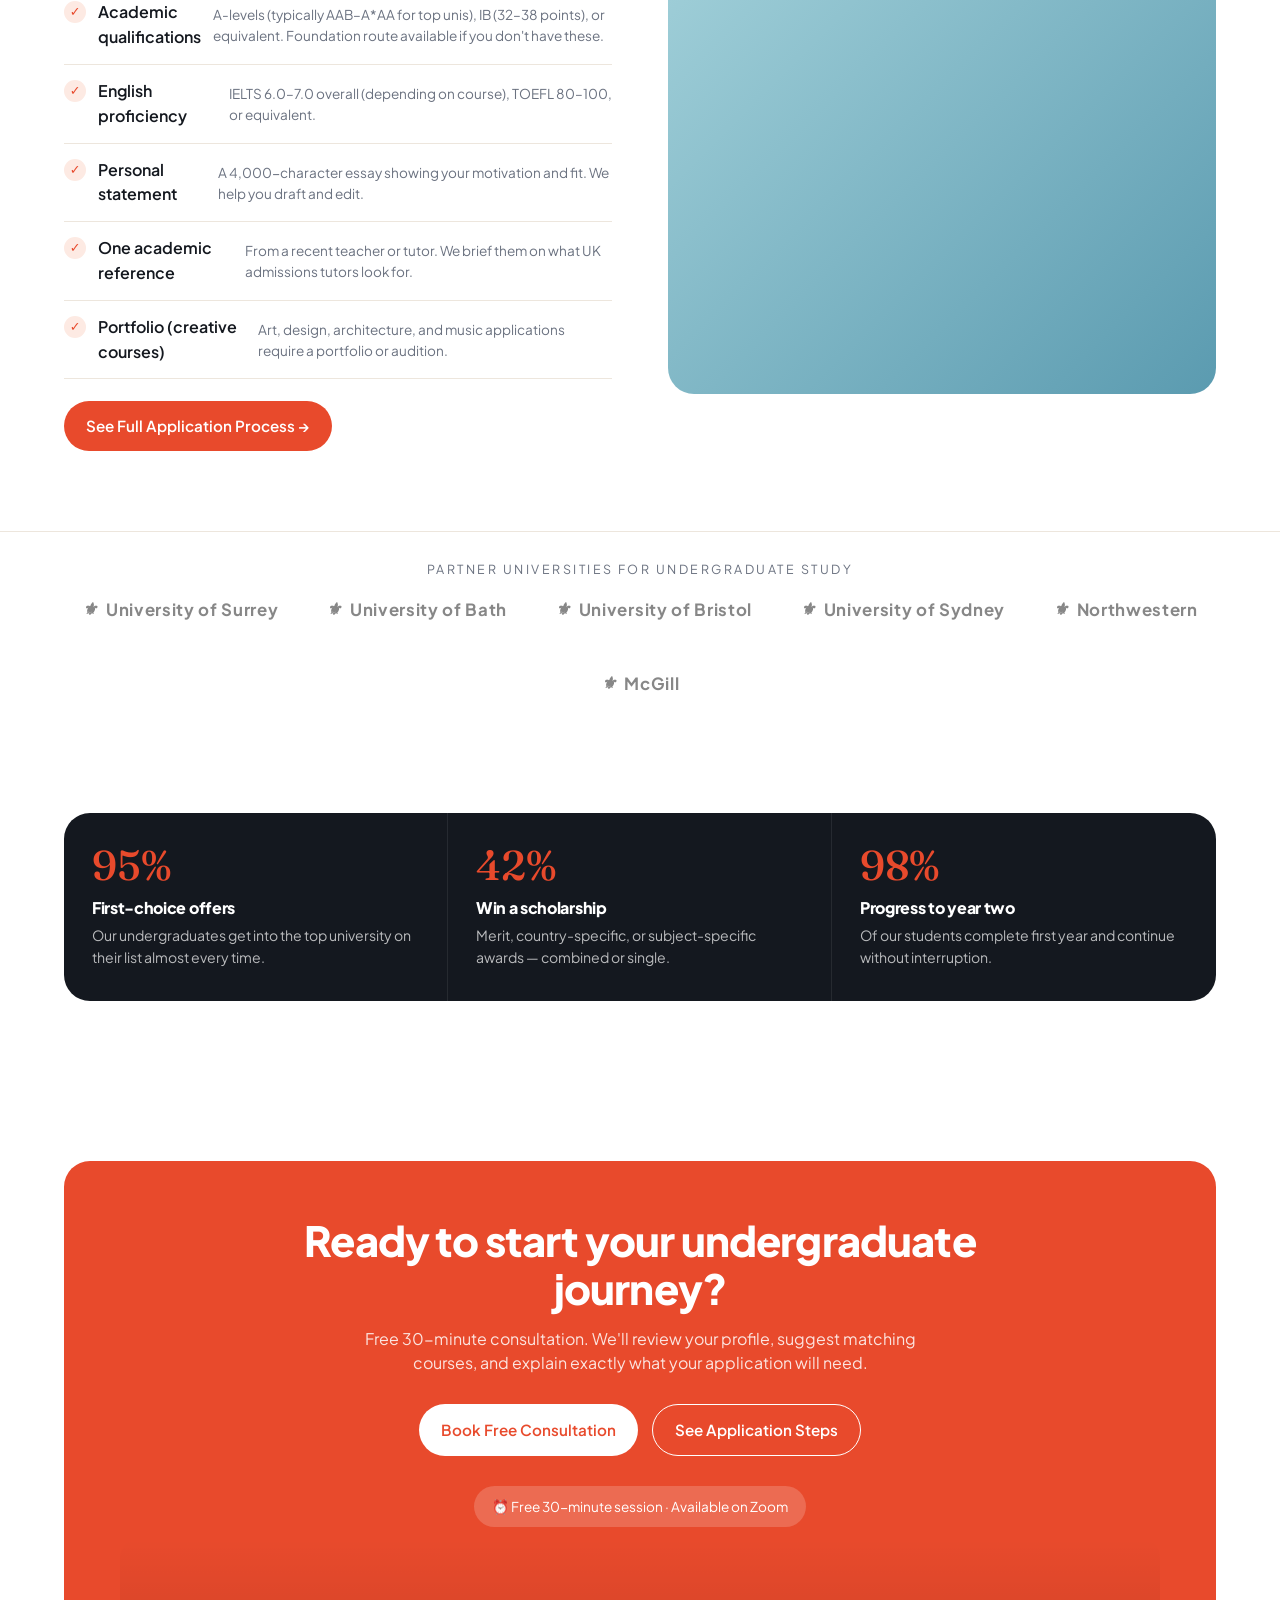
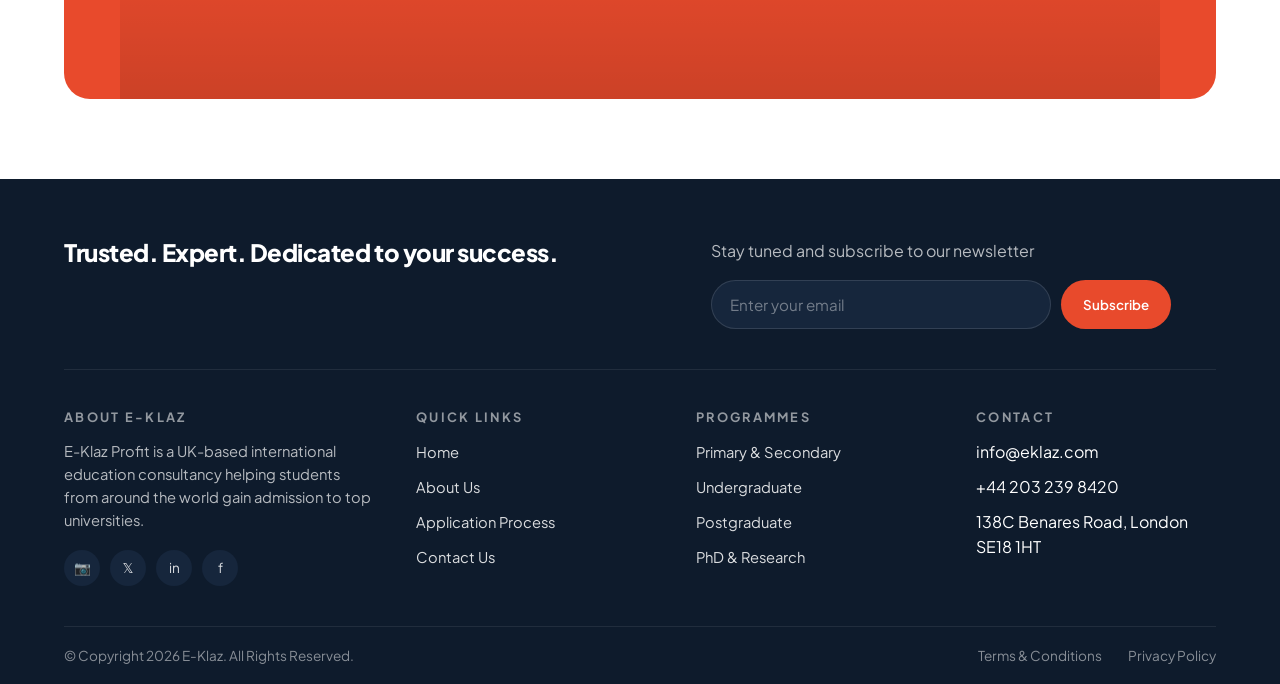
<file: undergraduate.html>
<!DOCTYPE html>
<html lang="en">
<head>
<meta charset="UTF-8">
<meta name="viewport" content="width=device-width, initial-scale=1.0">
<title>Undergraduate — E-Klaz</title>
<link rel="stylesheet" href="styles.css">
</head>
<body>

<div class="topbar">
  <div class="container row">
    <div>📧 info@eklaz.com &nbsp;&nbsp; 📞 +44 203 239 8420</div>
    <div class="links"><a href="#">🌐 English</a><a href="#">Student Login</a></div>
  </div>
</div>
<header class="site">
  <div class="container row">
    <a href="index.html" class="logo">E <span class="dot">·</span> KLAZ</a>
    <nav class="primary">
      <ul>
        <li><a href="about.html">About Us</a></li>
        <li><a href="programmes.html" class="active">Programmes</a></li>
        <li><a href="application-process.html">Application Process</a></li>
        <li><a href="contact-us.html">Contact</a></li>
      </ul>
    </nav>
    <div class="nav-actions"><a href="contact-us.html" class="btn btn-primary">Book Free Consultation</a></div>
  </div>
</header>

<div class="bc">
  <div class="container">
    <a href="index.html">Home</a> <span class="sep">›</span>
    <a href="programmes.html">Programmes</a> <span class="sep">›</span>
    <span class="cur">Undergraduate</span>
  </div>
</div>

<!-- HERO: stats-as-visual (numbers ARE the imagery) -->
<section class="hero-stats">
  <div class="container">
    <div class="text-block">
      <span class="eyebrow">Bachelor's Degrees</span>
      <h1 class="display-serif" style="font-family: var(--f-serif); font-weight: 500;">Three years that shape <em style="color: var(--coral);">where you can go</em>.</h1>
      <p class="lead" style="margin: 14px auto 26px;">A bachelor's is more than a qualification — it's the network, the credentials, and the proof point that opens what comes next.</p>
      <div style="display:flex; gap: 12px; justify-content: center; flex-wrap: wrap;">
        <a href="#courses" class="btn btn-primary">Browse Bachelor's →</a>
        <a href="contact-us.html" class="btn btn-outline">Talk to an Advisor</a>
      </div>
    </div>
    <div class="big-stats">
      <div class="big-stat">
        <div class="corner"></div>
        <div class="v">2,800<em>+</em></div>
        <div class="label">Undergraduates placed since 2014</div>
      </div>
      <div class="big-stat">
        <div class="corner"></div>
        <div class="v">95<em>%</em></div>
        <div class="label">First-choice university offer rate</div>
      </div>
      <div class="big-stat">
        <div class="corner"></div>
        <div class="v">42<em>%</em></div>
        <div class="label">Win a partial or full scholarship</div>
      </div>
      <div class="big-stat">
        <div class="corner"></div>
        <div class="v">60<em>+</em></div>
        <div class="label">Partner universities worldwide</div>
      </div>
    </div>
  </div>
</section>

<!-- ROUTES IN (4 programme types as horizontal cards, more visual than home's tile grid) -->
<section class="section">
  <div class="container">
    <div class="section-head">
      <span class="eyebrow">Four Routes In</span>
      <h2>Different starting points, same destination</h2>
      <p class="lead tight">Whether you have direct entry qualifications or need a pathway, there's a route that fits.</p>
    </div>
    <div class="grid-4">
      <div class="card">
        <div class="img img-fallback-1"></div>
        <div class="body">
          <div class="tags"><span class="tag">Foundation</span></div>
          <h3>International Foundation</h3>
          <p class="desc">9-month bridge programme to meet UK entry requirements when A-levels or IB aren't on your transcript.</p>
        </div>
      </div>
      <div class="card">
        <div class="img img-fallback-4"></div>
        <div class="body">
          <div class="tags"><span class="tag">Direct Entry</span></div>
          <h3>3-Year Bachelor's</h3>
          <p class="desc">Standard UK BA / BSc honours degree. Full academic immersion in your chosen subject.</p>
        </div>
      </div>
      <div class="card">
        <div class="img img-fallback-3"></div>
        <div class="body">
          <div class="tags"><span class="tag">With Placement</span></div>
          <h3>4-Year Sandwich Degree</h3>
          <p class="desc">A year in industry on top of academic study — graduate work-ready with paid placement experience.</p>
        </div>
      </div>
      <div class="card">
        <div class="img img-fallback-5"></div>
        <div class="body">
          <div class="tags"><span class="tag">Integrated</span></div>
          <h3>Integrated Master's</h3>
          <p class="desc">4-year programmes that fold a master's into your bachelor's — popular in engineering and sciences.</p>
        </div>
      </div>
    </div>
  </div>
</section>

<!-- FEATURED COURSES — 6 cards -->
<section class="section bg-cream" id="courses">
  <div class="container">
    <div class="section-head left">
      <span class="eyebrow">Popular Programmes</span>
      <div style="display:flex; justify-content:space-between; align-items:end; gap:24px; flex-wrap:wrap;">
        <div>
          <h2>The bachelor's degrees students apply for most</h2>
          <p class="lead">A snapshot of high-demand undergraduate courses from our partner universities.</p>
        </div>
      </div>
    </div>
    <div class="grid-3">
      <div class="card">
        <div class="img img-fallback-4"></div>
        <div class="body">
          <div class="tags"><span class="tag">Undergraduate</span><span class="tag">4 years</span></div>
          <h3>BSc (Hons) Computing with AI Technology</h3>
          <p class="desc">An industry-aligned degree combining software engineering with cutting-edge machine learning and AI applications.</p>
          <span class="more">Explore the Course <span class="arr">→</span></span>
        </div>
      </div>
      <div class="card">
        <div class="img img-fallback-5"></div>
        <div class="body">
          <div class="tags"><span class="tag">Undergraduate</span><span class="tag">3 years</span></div>
          <h3>BA (Hons) Business Management</h3>
          <p class="desc">Build strategic, analytical, and people skills for leadership in any sector. Optional placement year.</p>
          <span class="more">Explore the Course <span class="arr">→</span></span>
        </div>
      </div>
      <div class="card">
        <div class="img img-fallback-3"></div>
        <div class="body">
          <div class="tags"><span class="tag">Undergraduate</span><span class="tag">3 years</span></div>
          <h3>LLB (Hons) Law</h3>
          <p class="desc">A qualifying law degree recognised by the Solicitors Regulation Authority. Mooting, mock trials, and pro bono work.</p>
          <span class="more">Explore the Course <span class="arr">→</span></span>
        </div>
      </div>
      <div class="card">
        <div class="img img-fallback-2"></div>
        <div class="body">
          <div class="tags"><span class="tag">Undergraduate</span><span class="tag">3 years</span></div>
          <h3>BSc (Hons) Psychology</h3>
          <p class="desc">BPS-accredited psychology degree covering clinical, social, developmental, and cognitive psychology with research methods.</p>
          <span class="more">Explore the Course <span class="arr">→</span></span>
        </div>
      </div>
      <div class="card">
        <div class="img img-fallback-1"></div>
        <div class="body">
          <div class="tags"><span class="tag">Undergraduate</span><span class="tag">4 years</span></div>
          <h3>BEng (Hons) Mechanical Engineering</h3>
          <p class="desc">IMechE-accredited programme with strong design, lab, and industry placement components. Routes to chartered status.</p>
          <span class="more">Explore the Course <span class="arr">→</span></span>
        </div>
      </div>
      <div class="card">
        <div class="img img-fallback-4"></div>
        <div class="body">
          <div class="tags"><span class="tag">Undergraduate</span><span class="tag">3 years</span></div>
          <h3>BSc (Hons) Economics & Finance</h3>
          <p class="desc">A quantitatively-rigorous degree blending micro, macro, financial markets, and econometrics. Strong City of London links.</p>
          <span class="more">Explore the Course <span class="arr">→</span></span>
        </div>
      </div>
    </div>
  </div>
</section>

<!-- ENTRY REQUIREMENTS (feature row, reversed) -->
<section class="section">
  <div class="container">
    <div class="feature-row reverse">
      <div class="feature-img img-fallback-3"></div>
      <div>
        <span class="eyebrow">What You'll Need</span>
        <h2>Entry requirements at a glance</h2>
        <p>Requirements vary by course and university, but here's what most undergraduate applications expect from international students.</p>
        <ul class="checklist">
          <li>Academic qualifications <span class="sub">A-levels (typically AAB–A*AA for top unis), IB (32–38 points), or equivalent. Foundation route available if you don't have these.</span></li>
          <li>English proficiency <span class="sub">IELTS 6.0–7.0 overall (depending on course), TOEFL 80–100, or equivalent.</span></li>
          <li>Personal statement <span class="sub">A 4,000-character essay showing your motivation and fit. We help you draft and edit.</span></li>
          <li>One academic reference <span class="sub">From a recent teacher or tutor. We brief them on what UK admissions tutors look for.</span></li>
          <li>Portfolio (creative courses) <span class="sub">Art, design, architecture, and music applications require a portfolio or audition.</span></li>
        </ul>
        <a href="application-process.html" class="btn btn-primary">See Full Application Process →</a>
      </div>
    </div>
  </div>
</section>

<!-- UNIVERSITY STRIP -->
<section class="unis">
  <div class="container">
    <div class="label">PARTNER UNIVERSITIES FOR UNDERGRADUATE STUDY</div>
    <div class="unis-row">
      <div class="uni"><span class="glyph">⚜</span> University of Surrey</div>
      <div class="uni"><span class="glyph">⚜</span> University of Bath</div>
      <div class="uni"><span class="glyph">⚜</span> University of Bristol</div>
      <div class="uni"><span class="glyph">⚜</span> University of Sydney</div>
      <div class="uni"><span class="glyph">⚜</span> Northwestern</div>
      <div class="uni"><span class="glyph">⚜</span> McGill</div>
    </div>
  </div>
</section>

<!-- DARK OUTCOMES strip (different from home's pastel) -->
<section class="section">
  <div class="container">
    <div class="outcomes">
      <div>
        <div class="v">95%</div>
        <h4>First-choice offers</h4>
        <p>Our undergraduates get into the top university on their list almost every time.</p>
      </div>
      <div>
        <div class="v">42%</div>
        <h4>Win a scholarship</h4>
        <p>Merit, country-specific, or subject-specific awards — combined or single.</p>
      </div>
      <div>
        <div class="v">98%</div>
        <h4>Progress to year two</h4>
        <p>Of our students complete first year and continue without interruption.</p>
      </div>
    </div>
  </div>
</section>

<!-- Coral CTA -->
<section class="section">
  <div class="container">
    <div class="cta-band">
      <h2>Ready to start your undergraduate journey?</h2>
      <p>Free 30-minute consultation. We'll review your profile, suggest matching courses, and explain exactly what your application will need.</p>
      <div class="actions">
        <a href="contact-us.html" class="btn btn-primary">Book Free Consultation</a>
        <a href="application-process.html" class="btn btn-outline">See Application Steps</a>
      </div>
      <span class="pill">⏰ Free 30-minute session · Available on Zoom</span>
      <div class="people img-fallback-2"></div>
    </div>
  </div>
</section>

<footer class="site">
  <div class="container">
    <div class="top">
      <div><h3>Trusted. Expert. Dedicated to your success.</h3></div>
      <div>
        <p>Stay tuned and subscribe to our newsletter</p>
        <form class="sub-form" onsubmit="event.preventDefault();">
          <input type="email" placeholder="Enter your email">
          <button type="submit">Subscribe</button>
        </form>
      </div>
    </div>
    <div class="links-row">
      <div>
        <h4>ABOUT E-KLAZ</h4>
        <p style="font-size:0.92rem;">E-Klaz Profit is a UK-based international education consultancy helping students from around the world gain admission to top universities.</p>
        <div class="socials"><a href="#">📷</a><a href="#">𝕏</a><a href="#">in</a><a href="#">f</a></div>
      </div>
      <div>
        <h4>QUICK LINKS</h4>
        <ul>
          <li><a href="index.html">Home</a></li>
          <li><a href="about.html">About Us</a></li>
          <li><a href="application-process.html">Application Process</a></li>
          <li><a href="contact-us.html">Contact Us</a></li>
        </ul>
      </div>
      <div>
        <h4>PROGRAMMES</h4>
        <ul>
          <li><a href="primary-secondary.html">Primary & Secondary</a></li>
          <li><a href="undergraduate.html">Undergraduate</a></li>
          <li><a href="postgraduate.html">Postgraduate</a></li>
          <li><a href="phd.html">PhD & Research</a></li>
        </ul>
      </div>
      <div>
        <h4>CONTACT</h4>
        <ul>
          <li>info@eklaz.com</li>
          <li>+44 203 239 8420</li>
          <li>138C Benares Road, London SE18 1HT</li>
        </ul>
      </div>
    </div>
    <div class="bottom">
      <div>© Copyright 2026 E-Klaz. All Rights Reserved.</div>
      <div class="right"><a href="#">Terms & Conditions</a><a href="#">Privacy Policy</a></div>
    </div>
  </div>
</footer>

</body>
</html>
</file>
<file: styles.css>
/* ============================================
   E-KLAZ Design System (expanded)
   Same tokens as home; new component variants per page
   ============================================ */

@import url('https://fonts.googleapis.com/css2?family=Plus+Jakarta+Sans:wght@400;500;600;700;800&family=Caveat:wght@400;700&family=Fraunces:opsz,wght@9..144,400;9..144,500;9..144,600&display=swap');

:root {
  --coral: #E84A2C;
  --coral-dark: #C73D22;
  --coral-soft: #FDEAE3;
  --ink: #14181F;
  --ink-soft: #2A2F3A;
  --muted: #6B7280;
  --line: #EDE6DD;
  --bg: #FFFFFF;
  --cream: #FFF4EC;
  --cream-2: #FBEEDF;
  --navy: #0E1B2C;
  --navy-2: #16263C;
  --acc-yellow: #F5C842;
  --acc-peach:  #F2A988;
  --acc-mint:   #B8DDA8;
  --acc-sky:    #A8D5DD;
  --acc-green:  #9CCB94;
  --radius-sm: 12px;
  --radius:    18px;
  --radius-lg: 26px;
  --shadow-card: 0 6px 28px rgba(20, 24, 31, 0.06);
  --shadow-soft: 0 2px 14px rgba(20, 24, 31, 0.05);
  --container: 1200px;
  --f-sans: "Plus Jakarta Sans", system-ui, -apple-system, sans-serif;
  --f-serif: "Fraunces", Georgia, serif;
  --f-script: "Caveat", cursive;
}

* { box-sizing: border-box; }
html { scroll-behavior: smooth; }
body { margin: 0; font-family: var(--f-sans); color: var(--ink); background: var(--bg); font-size: 16px; line-height: 1.55; -webkit-font-smoothing: antialiased; }
img { max-width: 100%; display: block; }
a { color: inherit; text-decoration: none; }
button { font-family: inherit; cursor: pointer; border: none; background: none; }
.container { max-width: var(--container); margin: 0 auto; padding: 0 24px; }

h1, h2, h3, h4 { margin: 0; line-height: 1.15; letter-spacing: -0.02em; font-weight: 800; }
h1 { font-size: clamp(2.2rem, 4.5vw, 3.6rem); }
h2 { font-size: clamp(1.8rem, 3.3vw, 2.6rem); }
h3 { font-size: 1.35rem; }
p  { margin: 0 0 1em; color: var(--ink-soft); }
.eyebrow { font-family: var(--f-script); color: var(--coral); font-size: 1.6rem; line-height: 1; font-weight: 700; display: inline-block; margin-bottom: 8px; }
.lead { font-size: 1.05rem; color: var(--muted); max-width: 640px; }

/* ===== Top Bar & Nav ===== */
.topbar { background: var(--cream); border-bottom: 1px solid var(--line); font-size: 0.85rem; }
.topbar .row { display: flex; justify-content: space-between; align-items: center; padding: 8px 0; color: var(--ink-soft); }
.topbar a { color: inherit; }
.topbar .links { display: flex; gap: 18px; }
header.site { background: #fff; border-bottom: 1px solid var(--line); position: sticky; top: 0; z-index: 50; }
header.site .row { display: flex; align-items: center; justify-content: space-between; padding: 18px 0; }
.logo { display: flex; align-items: center; gap: 6px; font-weight: 800; font-size: 1.25rem; letter-spacing: -0.02em;}
.logo .dot { color: var(--coral); }
nav.primary ul { list-style: none; padding: 0; margin: 0; display: flex; gap: 32px; }
nav.primary a { font-weight: 500; color: var(--ink-soft); position: relative; padding: 6px 0; }
nav.primary a:hover, nav.primary a.active { color: var(--coral); }
nav.primary a.active::after { content: ""; position: absolute; left: 0; right: 0; bottom: -2px; height: 2px; background: var(--coral); border-radius: 2px; }
.nav-actions { display: flex; align-items: center; gap: 14px; }

/* ===== Buttons ===== */
.btn { display: inline-flex; align-items: center; gap: 10px; font-weight: 600; font-size: 0.95rem; padding: 13px 22px; border-radius: 999px; transition: transform .15s ease, background .15s ease, color .15s ease; }
.btn:hover { transform: translateY(-1px); }
.btn-primary { background: var(--coral); color: #fff; }
.btn-primary:hover { background: var(--coral-dark); }
.btn-outline { background: #fff; color: var(--ink); border: 1.5px solid var(--ink); }
.btn-outline:hover { background: var(--ink); color: #fff; }
.btn-dark { background: var(--ink); color: #fff; }
.btn-ghost { color: var(--coral); padding-left: 0; padding-right: 0; }
.btn-ghost .arr { width: 22px; height: 22px; border-radius: 50%; background: var(--coral); color: #fff; display: inline-flex; align-items: center; justify-content: center; font-size: 0.75rem; }

/* ============================================
   HERO VARIANTS — different per page
   ============================================ */

/* About: editorial centered hero (no big image) */
.hero-editorial {
  background: var(--cream); padding: 100px 0 80px; text-align: center; position: relative; overflow: hidden;
}
.hero-editorial .stamp {
  display: inline-flex; align-items: center; gap: 10px;
  font-size: 0.78rem; letter-spacing: 0.2em; color: var(--coral); font-weight: 700; margin-bottom: 18px;
}
.hero-editorial .stamp::before, .hero-editorial .stamp::after { content: ""; width: 30px; height: 1px; background: var(--coral);}
.hero-editorial h1 {
  font-family: var(--f-serif); font-weight: 500; font-size: clamp(2.4rem, 5.5vw, 4.5rem);
  letter-spacing: -0.03em; max-width: 900px; margin: 0 auto 18px; line-height: 1.05;
}
.hero-editorial h1 em { font-style: italic; color: var(--coral); }
.hero-editorial p.lead { margin: 0 auto 28px; }
.hero-editorial .actions { display:flex; gap: 14px; justify-content: center; flex-wrap: wrap;}
.hero-editorial .decoration {
  position: absolute; font-family: var(--f-script); color: var(--coral); opacity: 0.15;
  font-size: 8rem; line-height: 1;
}
.hero-editorial .decoration.tl { top: 40px; left: 6%;}
.hero-editorial .decoration.br { bottom: 40px; right: 6%;}

/* Programmes: catalog-style with category pills */
.hero-catalog {
  background: linear-gradient(180deg, var(--cream) 0%, #fff 100%);
  padding: 70px 0 50px;
}
.hero-catalog .top-row { display: grid; grid-template-columns: 1.5fr 1fr; gap: 60px; align-items: end; margin-bottom: 36px; }
@media (max-width: 800px){ .hero-catalog .top-row { grid-template-columns: 1fr; gap: 24px;} }
.hero-catalog h1 { margin-bottom: 18px; }
.cat-pills { display: flex; gap: 8px; flex-wrap: wrap; background: #fff; padding: 10px; border-radius: 999px; box-shadow: var(--shadow-card);}
.cat-pills a { padding: 11px 20px; border-radius: 999px; font-weight: 600; font-size: 0.9rem; color: var(--ink-soft);}
.cat-pills a:hover, .cat-pills a.on { background: var(--coral); color: #fff;}

/* Application Process: stepped hero with side pip list */
.hero-stepped { background: var(--cream); padding: 70px 0 90px; }
.hero-stepped .grid { display: grid; grid-template-columns: 1.3fr 1fr; gap: 60px; align-items: center;}
@media (max-width: 900px){ .hero-stepped .grid { grid-template-columns: 1fr;}}
.num-tower { display: flex; flex-direction: column; gap: 6px;}
.num-tower .pip { display: flex; align-items: center; gap: 14px; font-weight: 600; padding: 10px 14px; border-radius: 14px;}
.num-tower .pip .n { width: 36px; height: 36px; border-radius: 10px; display:flex; align-items:center; justify-content:center; font-weight: 800; flex-shrink: 0;}
.num-tower .pip.active { background: #fff; box-shadow: var(--shadow-card);}
.num-tower .pip.active .n { background: var(--coral); color: #fff;}
.num-tower .pip:not(.active) { color: var(--muted);}
.num-tower .pip:not(.active) .n { background: rgba(0,0,0,0.04); color: var(--muted);}

/* Contact: split with sneak-form */
.hero-split { background: var(--cream); padding: 70px 0 50px;}
.hero-split .grid { display: grid; grid-template-columns: 1.1fr 1fr; gap: 50px; align-items: center;}
@media (max-width: 900px){ .hero-split .grid { grid-template-columns: 1fr;}}

/* Primary & Secondary: collage hero with multiple framed images */
.hero-collage { background: var(--cream); padding: 70px 0 90px; position: relative; overflow: hidden;}
.hero-collage .grid { display: grid; grid-template-columns: 1fr 1fr; gap: 50px; align-items: center;}
.collage { position: relative; height: 500px;}
.collage .c { position: absolute; border-radius: var(--radius); overflow: hidden; box-shadow: var(--shadow-card);}
.collage .c1 { left: 0; top: 0; width: 58%; height: 56%;}
.collage .c2 { right: 0; top: 4%; width: 42%; height: 44%;}
.collage .c3 { left: 8%; bottom: 0; width: 48%; height: 42%;}
.collage .c4 { right: 2%; bottom: 8%; width: 46%; height: 40%;}
.collage .badge-float {
  position: absolute; bottom: 20%; right: 30%;
  background: var(--coral); color: #fff;
  padding: 14px 18px; border-radius: 14px;
  font-weight: 700; font-size: 0.85rem;
  box-shadow: var(--shadow-card); z-index: 5;
}
@media (max-width: 900px){
  .hero-collage .grid { grid-template-columns: 1fr;}
  .collage { height: 380px; }
}

/* Undergraduate: stats-as-hero */
.hero-stats { background: var(--cream); padding: 70px 0 60px;}
.hero-stats .text-block { text-align: center; max-width: 800px; margin: 0 auto 50px;}
.hero-stats h1 { margin-bottom: 14px;}
.big-stats { display: grid; grid-template-columns: repeat(4, 1fr); gap: 18px;}
@media (max-width: 800px){ .big-stats { grid-template-columns: repeat(2, 1fr);}}
.big-stat { background: #fff; border-radius: var(--radius); padding: 30px 24px; border: 1px solid var(--line); position: relative; overflow: hidden;}
.big-stat .v { font-family: var(--f-serif); font-weight: 500; font-size: clamp(2.4rem, 4vw, 3.6rem); line-height: 1; letter-spacing: -0.03em; color: var(--ink);}
.big-stat .v em { color: var(--coral); font-style: normal;}
.big-stat .label { margin-top: 16px; font-size: 0.85rem; color: var(--muted);}
.big-stat .corner { position: absolute; top: -20px; right: -20px; width: 80px; height: 80px; border-radius: 50%; opacity: 0.4;}
.big-stat:nth-child(1) .corner { background: var(--acc-yellow);}
.big-stat:nth-child(2) .corner { background: var(--acc-peach);}
.big-stat:nth-child(3) .corner { background: var(--acc-mint);}
.big-stat:nth-child(4) .corner { background: var(--acc-sky);}

/* Postgraduate: quote-led hero with portrait */
.hero-quote { background: var(--cream); padding: 80px 0 70px;}
.hero-quote .grid { display: grid; grid-template-columns: 1.05fr 1fr; gap: 70px; align-items: center;}
@media (max-width: 900px){ .hero-quote .grid { grid-template-columns: 1fr;}}
.hero-quote .qmark { font-family: var(--f-serif); font-size: 6rem; line-height: 0.6; color: var(--coral); margin-bottom: 10px;}
.hero-quote blockquote { font-family: var(--f-serif); font-weight: 500; font-style: italic; font-size: clamp(1.6rem, 2.6vw, 2.2rem); line-height: 1.3; margin: 0 0 28px; color: var(--ink); letter-spacing: -0.01em;}
.hero-quote cite { font-style: normal; display: flex; align-items: center; gap: 14px; margin-bottom: 30px;}
.hero-quote cite .av { width: 48px; height: 48px; border-radius: 50%; background: var(--coral);}
.hero-quote cite strong { display: block; font-weight: 700;}
.hero-quote cite span { font-size: 0.88rem; color: var(--muted);}
.portrait { border-radius: var(--radius-lg); overflow: hidden; aspect-ratio: 3/4; position: relative;}
.portrait .floater { position: absolute; left: -20px; bottom: 30px; background: #fff; padding: 16px 20px; border-radius: 16px; box-shadow: var(--shadow-card); display: flex; align-items: center; gap: 12px;}
.portrait .floater .v { font-weight: 800; font-size: 1.3rem;}
.portrait .floater .s { font-size: 0.78rem; color: var(--muted);}

/* PhD: academic / minimal hero */
.hero-academic { background: #fff; border-bottom: 1px solid var(--line); padding: 80px 0 70px;}
.hero-academic .grid { display: grid; grid-template-columns: 1.2fr 1fr; gap: 70px; align-items: end;}
@media (max-width: 900px){ .hero-academic .grid { grid-template-columns: 1fr;}}
.hero-academic .meta { font-size: 0.75rem; letter-spacing: 0.2em; color: var(--coral); font-weight: 700; margin-bottom: 22px; padding-bottom: 16px; border-bottom: 1px solid var(--coral); width: max-content;}
.hero-academic h1 { font-family: var(--f-serif); font-weight: 500; font-size: clamp(2.4rem, 5vw, 4rem); letter-spacing: -0.03em; line-height: 1.05;}
.hero-academic h1 em { font-style: italic; color: var(--coral);}
.hero-academic .lead { margin-top: 22px; font-size: 1.1rem;}
.hero-academic .side { padding: 30px; background: var(--cream); border-radius: var(--radius); border-left: 4px solid var(--coral);}
.hero-academic .side .label { font-size: 0.72rem; letter-spacing: 0.18em; color: var(--coral); font-weight: 700; margin-bottom: 10px;}
.hero-academic .side blockquote { font-style: italic; font-size: 1.05rem; color: var(--ink); margin: 0 0 18px;}
.hero-academic .side cite { display: block; font-size: 0.85rem; color: var(--muted); font-style: normal;}

/* ============================================
   SECTION COMPONENTS
   ============================================ */

.section { padding: 80px 0;}
.section-sm { padding: 50px 0;}
.section-head { text-align: center; margin-bottom: 44px;}
.section-head.left { text-align: left;}
.section-head p.lead { margin: 12px auto 0;}
.section-head.left p.lead { margin: 12px 0 0;}

/* Manifesto: coral hero-quote block */
.manifesto { background: var(--coral); color: #fff; border-radius: var(--radius-lg); padding: 70px 60px; position: relative; overflow: hidden;}
.manifesto .num { font-family: var(--f-serif); font-size: 9rem; line-height: 0.7; opacity: 0.18; position: absolute; top: -20px; left: 30px;}
.manifesto .label { color: #fff; opacity: 0.7; font-size: 0.75rem; letter-spacing: 0.2em; font-weight: 700; margin-bottom: 14px;}
.manifesto h2 { color: #fff; font-family: var(--f-serif); font-weight: 500; font-size: clamp(1.8rem, 3.2vw, 2.6rem); position: relative; z-index: 2;}
.manifesto h2 em { color: var(--cream); font-style: italic;}
@media (max-width: 600px){ .manifesto { padding: 50px 30px;}}

/* Vertical timeline (About story) */
.timeline { position: relative; padding-left: 30px; max-width: 720px; margin: 0 auto;}
.timeline::before { content: ""; position: absolute; left: 6px; top: 8px; bottom: 8px; width: 2px; background: var(--coral-soft);}
.timeline .item { position: relative; padding-bottom: 36px;}
.timeline .item::before { content: ""; position: absolute; left: -30px; top: 6px; width: 14px; height: 14px; border-radius: 50%; background: var(--coral); border: 3px solid #fff; box-shadow: 0 0 0 2px var(--coral-soft);}
.timeline .year { font-family: var(--f-serif); font-weight: 600; font-size: 1.4rem; color: var(--coral); margin-bottom: 6px;}
.timeline h4 { font-size: 1.15rem; margin-bottom: 8px;}
.timeline p { font-size: 0.95rem; color: var(--muted); margin: 0;}

/* Team grid */
.team-grid { display: grid; grid-template-columns: repeat(4, 1fr); gap: 22px;}
@media (max-width: 900px){ .team-grid { grid-template-columns: repeat(2, 1fr);}}
.team-card { background: #fff; border-radius: var(--radius); overflow: hidden; box-shadow: var(--shadow-soft); border: 1px solid var(--line);}
.team-card .ph { aspect-ratio: 3/4; background: var(--cream);}
.team-card .body { padding: 18px;}
.team-card h4 { font-size: 1.05rem; margin-bottom: 2px;}
.team-card .role { font-size: 0.85rem; color: var(--coral); font-weight: 600;}
.team-card .bio { font-size: 0.85rem; color: var(--muted); margin-top: 8px;}

/* Principles list (numbered, hairline top) */
.principles { display: grid; grid-template-columns: repeat(2, 1fr); gap: 30px 48px;}
@media (max-width: 800px){ .principles { grid-template-columns: 1fr;}}
.principles .p { border-top: 2px solid var(--ink); padding-top: 22px;}
.principles .p .n { font-family: var(--f-serif); font-size: 1rem; font-weight: 600; color: var(--coral); letter-spacing: 0.08em; margin-bottom: 8px;}
.principles .p h3 { margin-bottom: 10px;}
.principles .p p { font-size: 0.95rem; color: var(--muted); margin: 0;}

/* Compare table */
.compare { background: #fff; border-radius: var(--radius); overflow: hidden; box-shadow: var(--shadow-card); border: 1px solid var(--line);}
.compare table { width: 100%; border-collapse: collapse;}
.compare th, .compare td { padding: 18px 22px; text-align: left; border-bottom: 1px solid var(--line); font-size: 0.95rem;}
.compare th { font-weight: 700; background: var(--cream); font-size: 0.85rem; letter-spacing: 0.05em;}
.compare th:not(:first-child), .compare td:not(:first-child) { text-align: center;}
.compare td:first-child { font-weight: 600;}
.compare .yes { color: var(--coral); font-weight: 800; font-size: 1.1rem;}
.compare .no { color: #ccc;}
.compare tr:last-child td { border-bottom: none;}
@media (max-width: 700px){ .compare th, .compare td { padding: 12px 10px; font-size: 0.82rem;}}

/* Vertical journey (alternating sides) */
.journey { position: relative; max-width: 880px; margin: 0 auto;}
.journey::before { content: ""; position: absolute; left: 50%; top: 0; bottom: 0; width: 2px; background: linear-gradient(180deg, var(--coral-soft), var(--coral) 50%, var(--coral-soft)); transform: translateX(-50%);}
.journey .stage { display: grid; grid-template-columns: 1fr 1fr; gap: 60px; position: relative; margin-bottom: 50px;}
.journey .stage:nth-child(even) { direction: rtl;}
.journey .stage:nth-child(even) > * { direction: ltr;}
.journey .stage .dot { position: absolute; left: 50%; top: 14px; transform: translate(-50%, 0); width: 36px; height: 36px; border-radius: 50%; background: var(--coral); color: #fff; display: flex; align-items: center; justify-content: center; font-weight: 800; z-index: 2; box-shadow: 0 0 0 6px #fff, 0 0 0 8px var(--coral-soft);}
.journey .stage .card-stage { background: #fff; border-radius: var(--radius); padding: 22px; box-shadow: var(--shadow-card); border: 1px solid var(--line);}
.journey .stage h4 { font-size: 1.1rem; margin-bottom: 8px;}
.journey .stage p { font-size: 0.92rem; color: var(--muted); margin: 0;}
.journey .stage .meta { font-size: 0.75rem; color: var(--coral); font-weight: 700; letter-spacing: 0.1em; margin-bottom: 10px;}
.journey .stage .empty { visibility: hidden;}
@media (max-width: 760px){
  .journey { padding-left: 50px;}
  .journey::before { left: 16px; transform: none;}
  .journey .stage { grid-template-columns: 1fr; gap: 0;}
  .journey .stage:nth-child(even) { direction: ltr;}
  .journey .stage .dot { left: 16px; transform: translate(-50%, 0);}
  .journey .stage .empty { display: none;}
}

/* Outcomes strip (dark, 3-col) */
.outcomes { display: grid; grid-template-columns: repeat(3, 1fr); gap: 0; background: var(--ink); color: #fff; border-radius: var(--radius-lg); overflow: hidden;}
.outcomes > div { padding: 32px 28px; border-right: 1px solid rgba(255,255,255,0.08);}
.outcomes > div:last-child { border-right: none;}
.outcomes .v { font-family: var(--f-serif); font-weight: 500; font-size: 2.6rem; line-height: 1; color: var(--coral); margin-bottom: 12px;}
.outcomes h4 { color: #fff; font-size: 1rem; margin-bottom: 8px;}
.outcomes p { color: rgba(255,255,255,0.7); font-size: 0.88rem; margin: 0;}
@media (max-width: 800px){
  .outcomes { grid-template-columns: 1fr;}
  .outcomes > div { border-right: none; border-bottom: 1px solid rgba(255,255,255,0.08);}
  .outcomes > div:last-child { border-bottom: none;}
}

/* Age band selector (Primary & Secondary) */
.age-bands { display: grid; grid-template-columns: repeat(3, 1fr); gap: 16px; margin-top: 30px;}
@media (max-width: 700px){ .age-bands { grid-template-columns: 1fr;}}
.age-band { background: #fff; border: 2px solid var(--line); border-radius: var(--radius); padding: 24px; transition: all .2s ease;}
.age-band:hover, .age-band.on { border-color: var(--coral); background: var(--coral-soft);}
.age-band .ages { font-family: var(--f-serif); font-size: 2rem; font-weight: 500; color: var(--coral); margin-bottom: 4px;}
.age-band h4 { font-size: 1.05rem; margin-bottom: 4px;}
.age-band p { font-size: 0.85rem; color: var(--muted); margin: 0;}

/* Research grid (PhD academic style) */
.research-grid { display: grid; grid-template-columns: repeat(2, 1fr); gap: 0; border: 1px solid var(--line); border-radius: var(--radius); overflow: hidden;}
@media (max-width: 700px){ .research-grid { grid-template-columns: 1fr;}}
.research-grid .area { padding: 28px; border-right: 1px solid var(--line); border-bottom: 1px solid var(--line); background: #fff; transition: background .2s ease;}
.research-grid .area:hover { background: var(--cream);}
.research-grid .area:nth-child(2n) { border-right: none;}
@media (max-width: 700px){ .research-grid .area { border-right: none;}}
.research-grid .num { font-family: var(--f-serif); font-size: 1rem; color: var(--coral); font-weight: 600; margin-bottom: 8px; letter-spacing: 0.06em;}
.research-grid h4 { font-size: 1.15rem; margin-bottom: 8px;}
.research-grid p { font-size: 0.9rem; color: var(--muted); margin: 0 0 12px;}
.research-grid .topics { display: flex; gap: 6px; flex-wrap: wrap; font-size: 0.78rem; color: var(--ink-soft);}
.research-grid .topics span { background: var(--cream); padding: 3px 10px; border-radius: 999px;}

/* Funding cards */
.funding-grid { display: grid; grid-template-columns: repeat(3, 1fr); gap: 18px;}
@media (max-width: 900px){ .funding-grid { grid-template-columns: 1fr;}}
.funding { background: #fff; border-radius: var(--radius); padding: 26px; border: 1px solid var(--line); position: relative;}
.funding.gold { background: var(--cream-2); border-color: var(--acc-yellow);}
.funding .tier { font-size: 0.72rem; letter-spacing: 0.18em; color: var(--coral); font-weight: 700; margin-bottom: 12px;}
.funding h4 { font-size: 1.15rem; margin-bottom: 8px;}
.funding .amount { font-family: var(--f-serif); font-size: 1.8rem; color: var(--ink); margin-bottom: 14px; font-weight: 500;}
.funding p { font-size: 0.9rem; color: var(--muted); margin: 0 0 14px;}
.funding ul { list-style: none; padding: 0; margin: 0; font-size: 0.88rem;}
.funding ul li { padding: 6px 0; padding-left: 22px; position: relative;}
.funding ul li::before { content: "✓"; position: absolute; left: 0; color: var(--coral); font-weight: 700;}

/* Form */
.form { background:#fff; border-radius: var(--radius); box-shadow: var(--shadow-card); padding: 32px;}
.form-row { display:grid; grid-template-columns: 1fr 1fr; gap: 14px; margin-bottom: 14px;}
@media (max-width: 600px){ .form-row { grid-template-columns: 1fr;}}
.form label { display:block; font-size:0.85rem; font-weight:600; margin-bottom: 6px;}
.form input, .form select, .form textarea { width:100%; padding: 12px 14px; border-radius: 12px; border: 1.5px solid var(--line); background:#fff; font-family: inherit; font-size: 0.95rem;}
.form input:focus, .form select:focus, .form textarea:focus { outline: none; border-color: var(--coral);}
.form textarea { resize: vertical; min-height: 110px;}

/* University strip */
.unis { border-top: 1px solid var(--line); padding: 28px 0 36px; background:#fff;}
.unis .label { text-align:center; font-size:0.78rem; letter-spacing:0.2em; color:var(--muted); margin-bottom:18px;}
.unis-row { display:flex; gap:48px; justify-content:center; align-items:center; flex-wrap:wrap; opacity:0.7;}
.unis-row .uni { font-family: var(--f-sans); font-weight:700; font-size:1.05rem; letter-spacing:0.04em; color: #555; display:flex; align-items:center; gap:8px;}
.unis-row .uni .glyph { font-family: Georgia, serif; font-style:italic;}

/* Cards */
.card { background: #fff; border-radius: var(--radius); box-shadow: var(--shadow-card); overflow: hidden; display: flex; flex-direction: column;}
.card .body { padding: 20px; flex: 1; display:flex; flex-direction:column;}
.card .img { aspect-ratio: 4/3; background:#eee; position:relative;}
.card .img img { width:100%; height:100%; object-fit:cover;}
.card .tags { display:flex; gap:8px; margin-bottom:10px; flex-wrap:wrap;}
.card .tag { font-size:0.72rem; font-weight:600; padding: 4px 10px; border-radius: 999px; background: var(--cream); color: var(--ink-soft);}
.card h3 { font-size:1.05rem; margin-bottom:8px;}
.card .desc { font-size: 0.9rem; color: var(--muted); margin-bottom: 14px; flex:1;}
.card .more { display:flex; align-items:center; gap:8px; font-weight:600; color: var(--coral); font-size:0.9rem;}
.card .more .arr { width:22px; height:22px; border-radius:50%; background: var(--coral); color:#fff; display:inline-flex; align-items:center; justify-content:center; font-size:0.7rem;}

/* FAQ — 2-column layout (different from home) */
.faq-2col { display: grid; grid-template-columns: 1fr 1.5fr; gap: 60px; align-items: start;}
@media (max-width: 800px){ .faq-2col { grid-template-columns: 1fr; gap: 32px;}}
.faq-2col .side h2 { margin-bottom: 14px;}
.faq details { background: #fff; border: 1px solid var(--line); border-radius: 12px; padding: 16px 20px; transition: all .2s ease; margin-bottom: 10px;}
.faq details[open] { background: var(--cream); border-color: var(--coral);}
.faq summary { font-weight: 600; cursor: pointer; list-style: none; display:flex; justify-content:space-between; align-items:center; gap: 16px;}
.faq summary::-webkit-details-marker { display:none;}
.faq summary::after { content: "+"; font-size: 1.3rem; color: var(--ink-soft);}
.faq details[open] summary::after { content: "−"; color: var(--coral);}
.faq .a { margin-top: 12px; font-size: 0.92rem; color: var(--ink-soft);}

/* CTA variants (use different per page!) */
.cta-quiet { background: var(--cream); border-radius: var(--radius-lg); padding: 50px 50px; display: grid; grid-template-columns: 1.4fr 1fr; gap: 40px; align-items: center;}
@media (max-width: 800px){ .cta-quiet { grid-template-columns: 1fr; padding: 36px 28px;}}
.cta-quiet h2 { margin-bottom: 10px;}
.cta-quiet p { margin: 0; color: var(--muted);}
.cta-quiet .actions { display: flex; gap: 12px; justify-content: flex-end; flex-wrap: wrap;}
@media (max-width: 800px){ .cta-quiet .actions { justify-content: flex-start;}}

.cta-dark { background: var(--ink); color: #fff; border-radius: var(--radius-lg); padding: 60px 50px; display: grid; grid-template-columns: 1.3fr 1fr; gap: 40px; align-items: center;}
@media (max-width: 800px){ .cta-dark { grid-template-columns: 1fr;}}
.cta-dark h2 { color: #fff; margin-bottom: 12px;}
.cta-dark p { color: rgba(255,255,255,0.7); margin: 0;}
.cta-dark .actions { display: flex; gap: 12px; justify-content: flex-end; flex-wrap: wrap;}
.cta-dark .btn-primary { background: var(--coral);}
.cta-dark .btn-outline { background: transparent; color: #fff; border-color: rgba(255,255,255,0.3);}
@media (max-width: 800px){ .cta-dark .actions { justify-content: flex-start;}}

.cta-band { background: var(--coral); color: #fff; border-radius: var(--radius-lg); padding: 56px 56px 0; position: relative; overflow: hidden; text-align: center;}
.cta-band h2 { color: #fff; max-width: 720px; margin: 0 auto 14px;}
.cta-band p { color: rgba(255,255,255,0.85); max-width: 580px; margin: 0 auto 28px;}
.cta-band .actions { display:flex; gap: 14px; justify-content:center; flex-wrap:wrap; margin-bottom: 30px;}
.cta-band .btn-primary { background:#fff; color: var(--coral);}
.cta-band .btn-primary:hover { background: var(--cream);}
.cta-band .btn-outline { background: transparent; color: #fff; border-color: #fff;}
.cta-band .pill { background: rgba(255,255,255,0.18); padding: 10px 18px; border-radius: 999px; font-size: 0.85rem; display:inline-flex; align-items:center; gap:8px;}
.cta-band .people { height: 160px; background: linear-gradient(180deg, transparent, rgba(0,0,0,0.12)); border-radius: var(--radius) var(--radius) 0 0; margin-top: 12px;}

/* Footer */
footer.site { background: var(--navy); color: #fff;}
footer.site .top { display:grid; grid-template-columns: 1.2fr 1fr; gap: 40px; padding: 60px 0 40px; border-bottom: 1px solid rgba(255,255,255,0.08);}
footer.site h3 { color: #fff; font-size: 1.5rem; margin-bottom: 8px;}
footer.site p { color: rgba(255,255,255,0.7);}
.sub-form { display:flex; gap: 10px; max-width: 460px; margin-top: 8px;}
.sub-form input { flex:1; background: var(--navy-2); border:1px solid rgba(255,255,255,0.12); color:#fff; padding: 14px 18px; border-radius: 999px; font-family: inherit; font-size:0.95rem;}
.sub-form input::placeholder { color: rgba(255,255,255,0.4);}
.sub-form button { background: var(--coral); color:#fff; padding: 14px 22px; border-radius:999px; font-weight:600;}
.sub-form button:hover { background: var(--coral-dark);}
footer.site .links-row { display:grid; grid-template-columns: 1.3fr 1fr 1fr 1fr; gap: 40px; padding: 40px 0;}
footer.site .links-row h4 { font-size: 0.8rem; letter-spacing:0.18em; color: rgba(255,255,255,0.55); margin-bottom: 16px; font-weight:700;}
footer.site .links-row ul { list-style:none; padding:0; margin:0; display:flex; flex-direction:column; gap: 10px;}
footer.site .links-row a { color: rgba(255,255,255,0.85); font-size: 0.92rem;}
footer.site .links-row a:hover { color: var(--coral);}
footer.site .socials { display:flex; gap: 10px; margin-top: 18px;}
footer.site .socials a { width: 36px; height: 36px; border-radius: 50%; background: var(--navy-2); display:inline-flex; align-items:center; justify-content:center; font-size: 0.85rem;}
footer.site .bottom { border-top: 1px solid rgba(255,255,255,0.08); padding: 18px 0; display:flex; justify-content:space-between; align-items:center; color: rgba(255,255,255,0.5); font-size: 0.85rem;}
footer.site .bottom .right { display:flex; gap: 26px;}
@media (max-width: 900px){
  footer.site .top { grid-template-columns: 1fr;}
  footer.site .links-row { grid-template-columns: 1fr 1fr;}
}

/* Feature row */
.feature-row { display: grid; grid-template-columns: 1fr 1fr; gap: 56px; align-items: center;}
.feature-row.reverse { direction: rtl;}
.feature-row.reverse > * { direction: ltr;}
.feature-img { border-radius: var(--radius-lg); overflow: hidden; aspect-ratio: 1/1; background:#ddd;}
.feature-img img { width:100%; height:100%; object-fit:cover;}
.checklist { list-style:none; padding:0; margin: 18px 0 22px;}
.checklist li { border-bottom: 1px solid var(--line); padding: 14px 0; font-weight: 600; display:flex; align-items:flex-start; gap:12px;}
.checklist li::before { content: "✓"; color: var(--coral); font-weight:800; flex-shrink:0; width:22px; height:22px; border-radius:50%; background: var(--coral-soft); display:inline-flex; align-items:center; justify-content:center; font-size:0.8rem; margin-top:1px;}
.checklist li .sub { font-weight: 400; color: var(--muted); font-size:0.85rem; display:block; margin-top:4px;}
@media (max-width: 900px){ .feature-row{ grid-template-columns: 1fr; gap:32px;}}

/* Utilities */
.grid-2 { display:grid; grid-template-columns: 1fr 1fr; gap:28px;}
.grid-3 { display:grid; grid-template-columns: repeat(3,1fr); gap:28px;}
.grid-4 { display:grid; grid-template-columns: repeat(4,1fr); gap:24px;}
@media (max-width: 900px){ .grid-2{ grid-template-columns:1fr;} .grid-3{ grid-template-columns:1fr 1fr;} .grid-4{ grid-template-columns:1fr 1fr;}}
@media (max-width: 560px){ .grid-3{ grid-template-columns:1fr;} .grid-4{ grid-template-columns:1fr 1fr;}}
.bg-cream { background: var(--cream);}
.bg-cream-2 { background: var(--cream-2);}
.bg-ink { background: var(--ink); color: #fff;}
.bg-ink h2, .bg-ink h3, .bg-ink h4 { color: #fff;}
.bg-ink p { color: rgba(255,255,255,0.7);}
.center { text-align: center;}
.tight { max-width: 720px; margin: 0 auto;}

/* Image fallbacks */
.img-fallback-1 { background: linear-gradient(135deg, #F2A988, #E84A2C);}
.img-fallback-2 { background: linear-gradient(135deg, #9CCB94, #5BA877);}
.img-fallback-3 { background: linear-gradient(135deg, #A8D5DD, #5B9BB0);}
.img-fallback-4 { background: linear-gradient(135deg, #F5C842, #DBA60E);}
.img-fallback-5 { background: linear-gradient(135deg, #FBEEDF, #F2A988);}
.img-fallback-6 { background: linear-gradient(135deg, #14181F, #2A2F3A);}

/* Stats blocks (legacy from home, for reuse) */
.stats { display:grid; grid-template-columns: repeat(4,1fr); gap: 18px;}
.stat { border-radius: var(--radius); padding: 22px;}
.stat .k { font-size: 0.65rem; font-weight:700; letter-spacing:0.16em; color:var(--ink); margin-bottom: 14px;}
.stat .v { font-size: 2.2rem; font-weight:800; line-height:1;}
.stat .s { font-size: 0.8rem; color: var(--ink-soft); margin-top: 6px;}
.stat.y { background: var(--acc-yellow);}
.stat.p { background: var(--acc-peach);}
.stat.m { background: var(--acc-mint);}
.stat.b { background: var(--acc-sky);}
@media (max-width: 760px){ .stats{ grid-template-columns: repeat(2,1fr);}}

/* Breadcrumb */
.bc { background:#fff; padding: 16px 0; border-bottom: 1px solid var(--line);}
.bc .container { font-size:0.88rem; color: var(--muted);}
.bc a { color: inherit;}
.bc .sep { margin: 0 8px;}
.bc .cur { color: var(--coral); font-weight: 600;}
</file>
